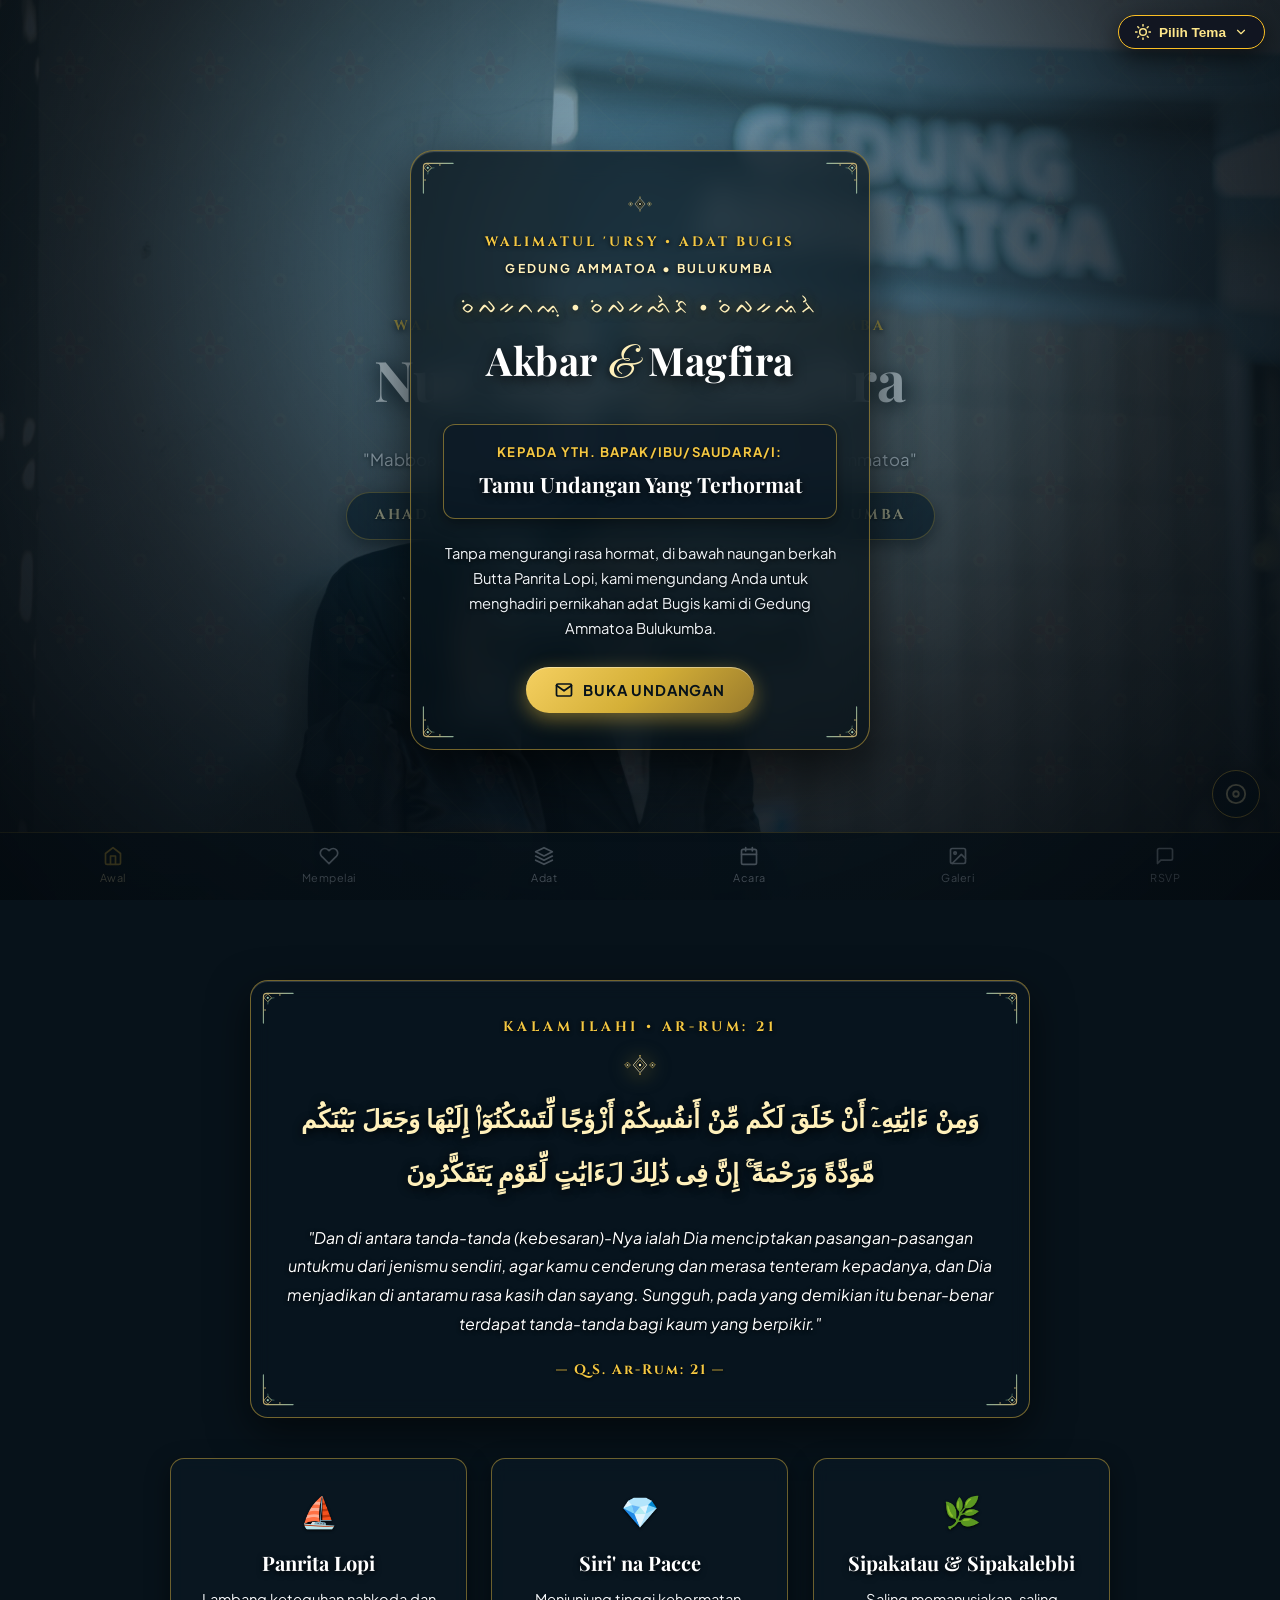
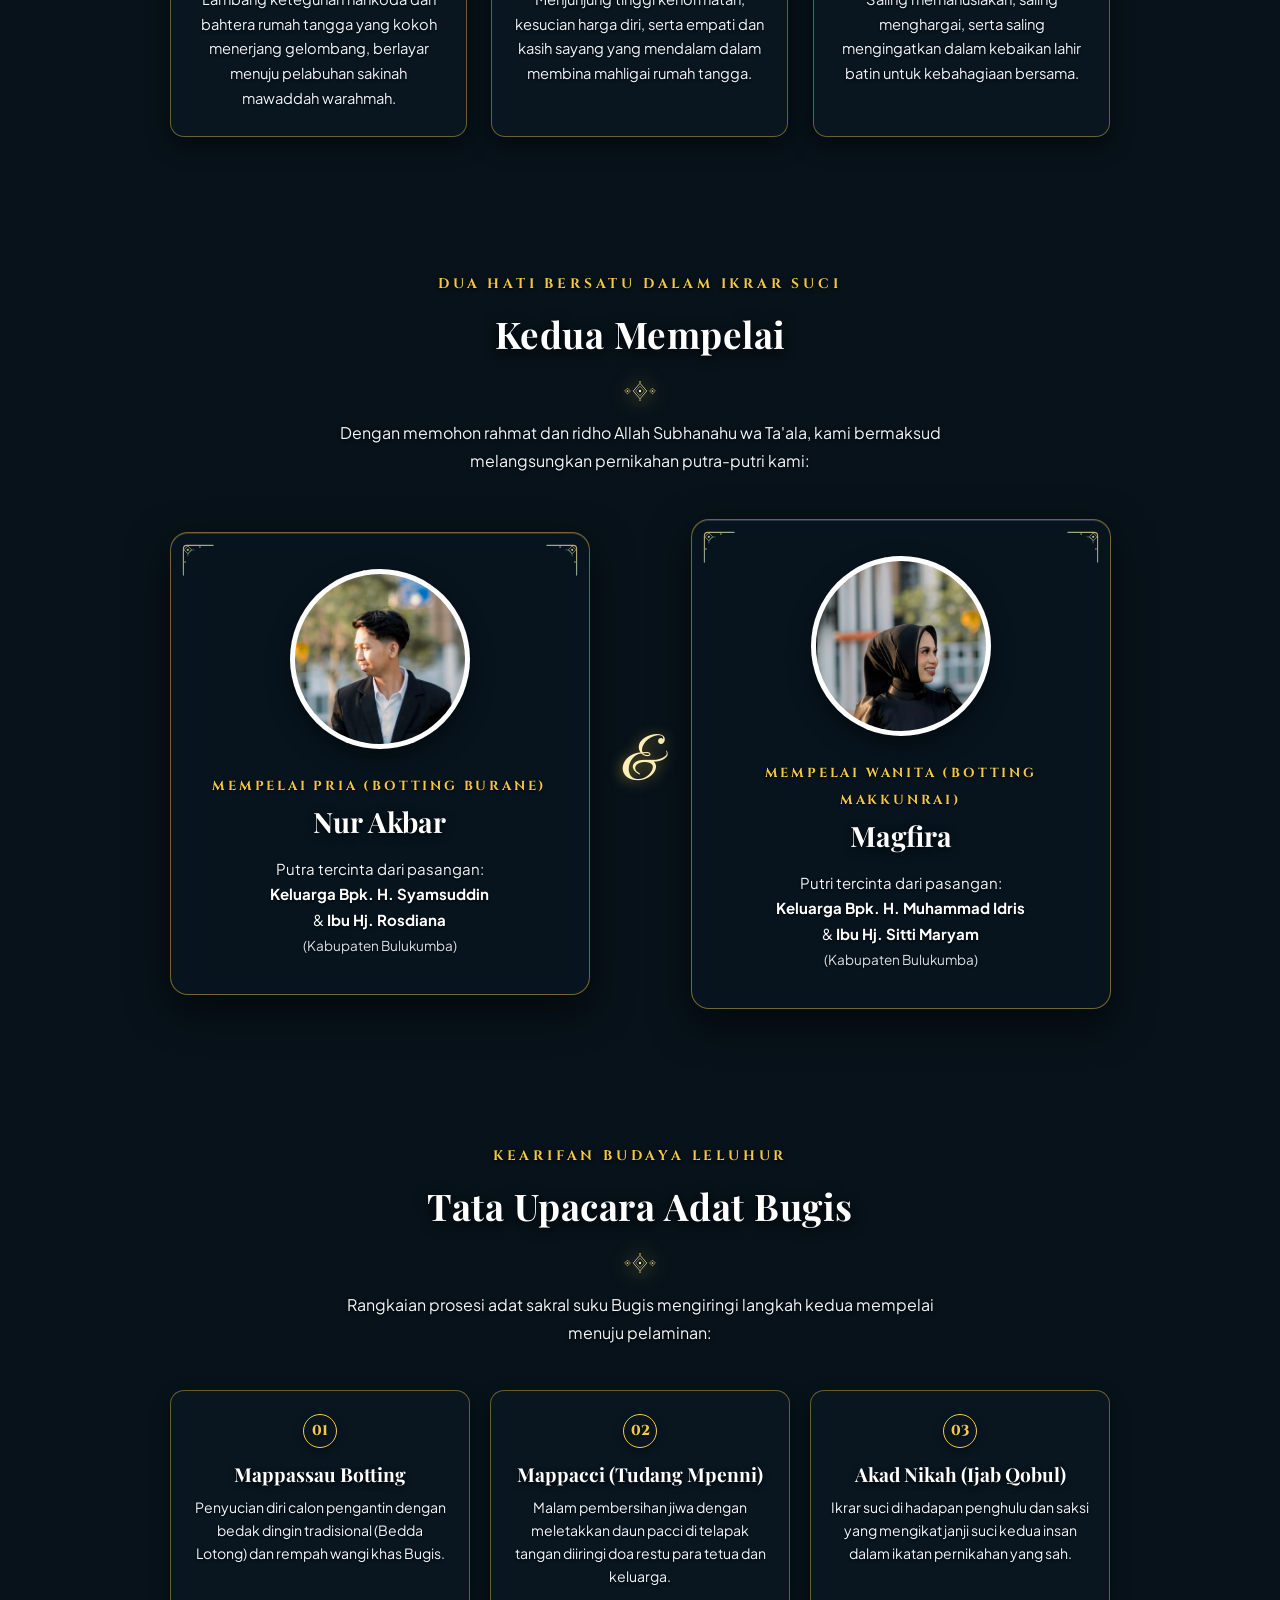
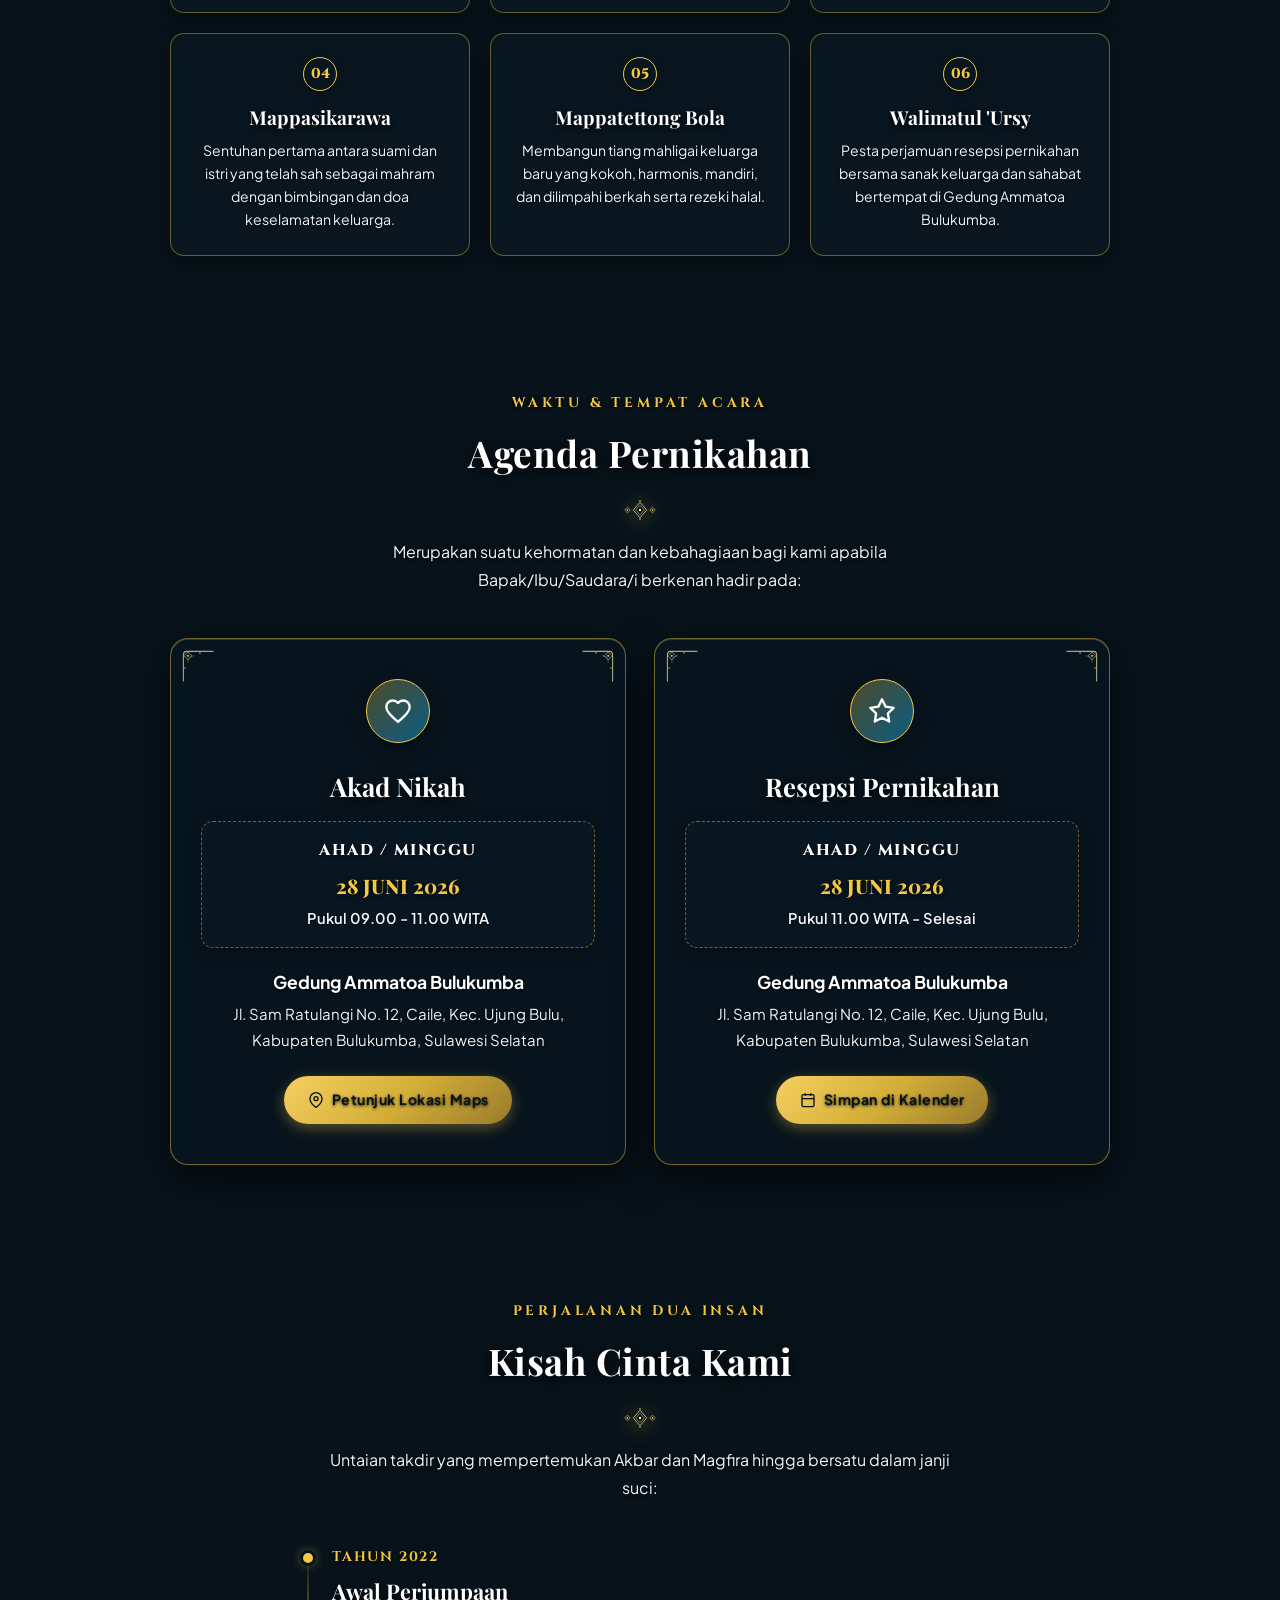
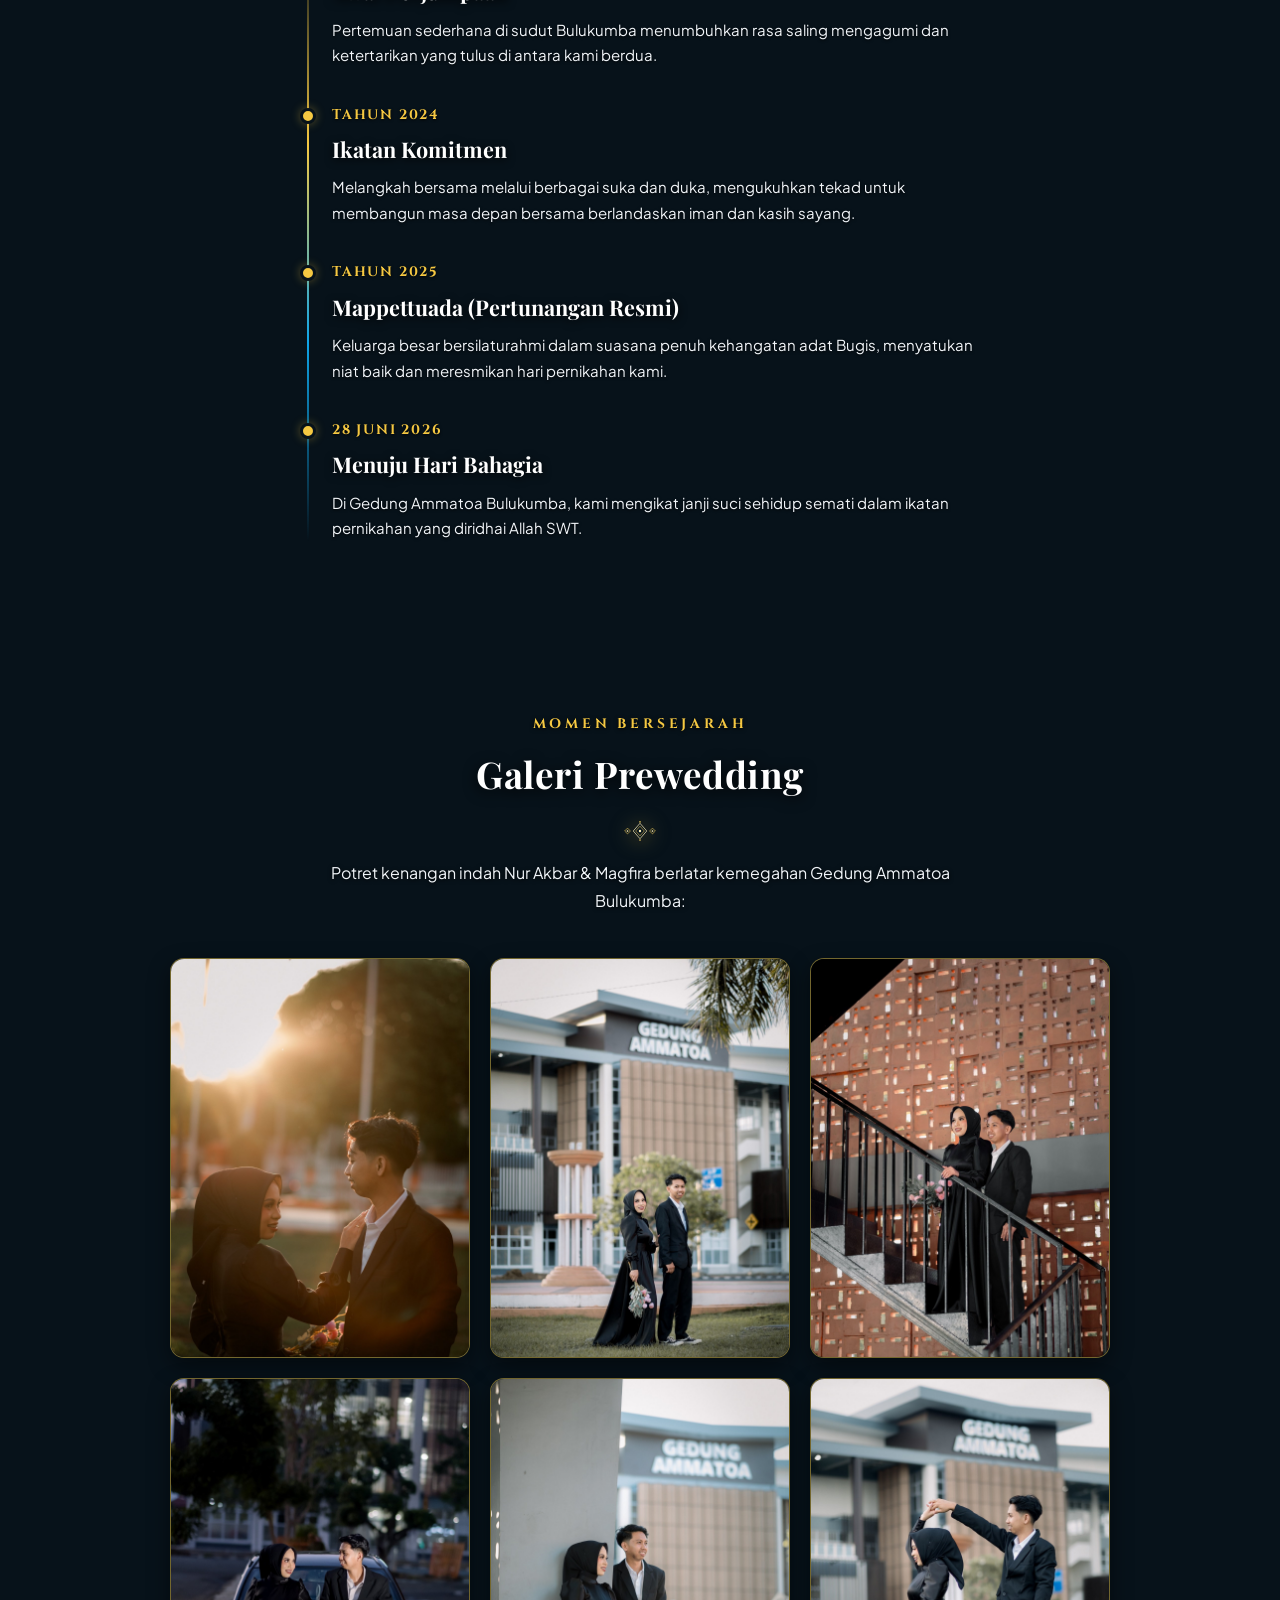
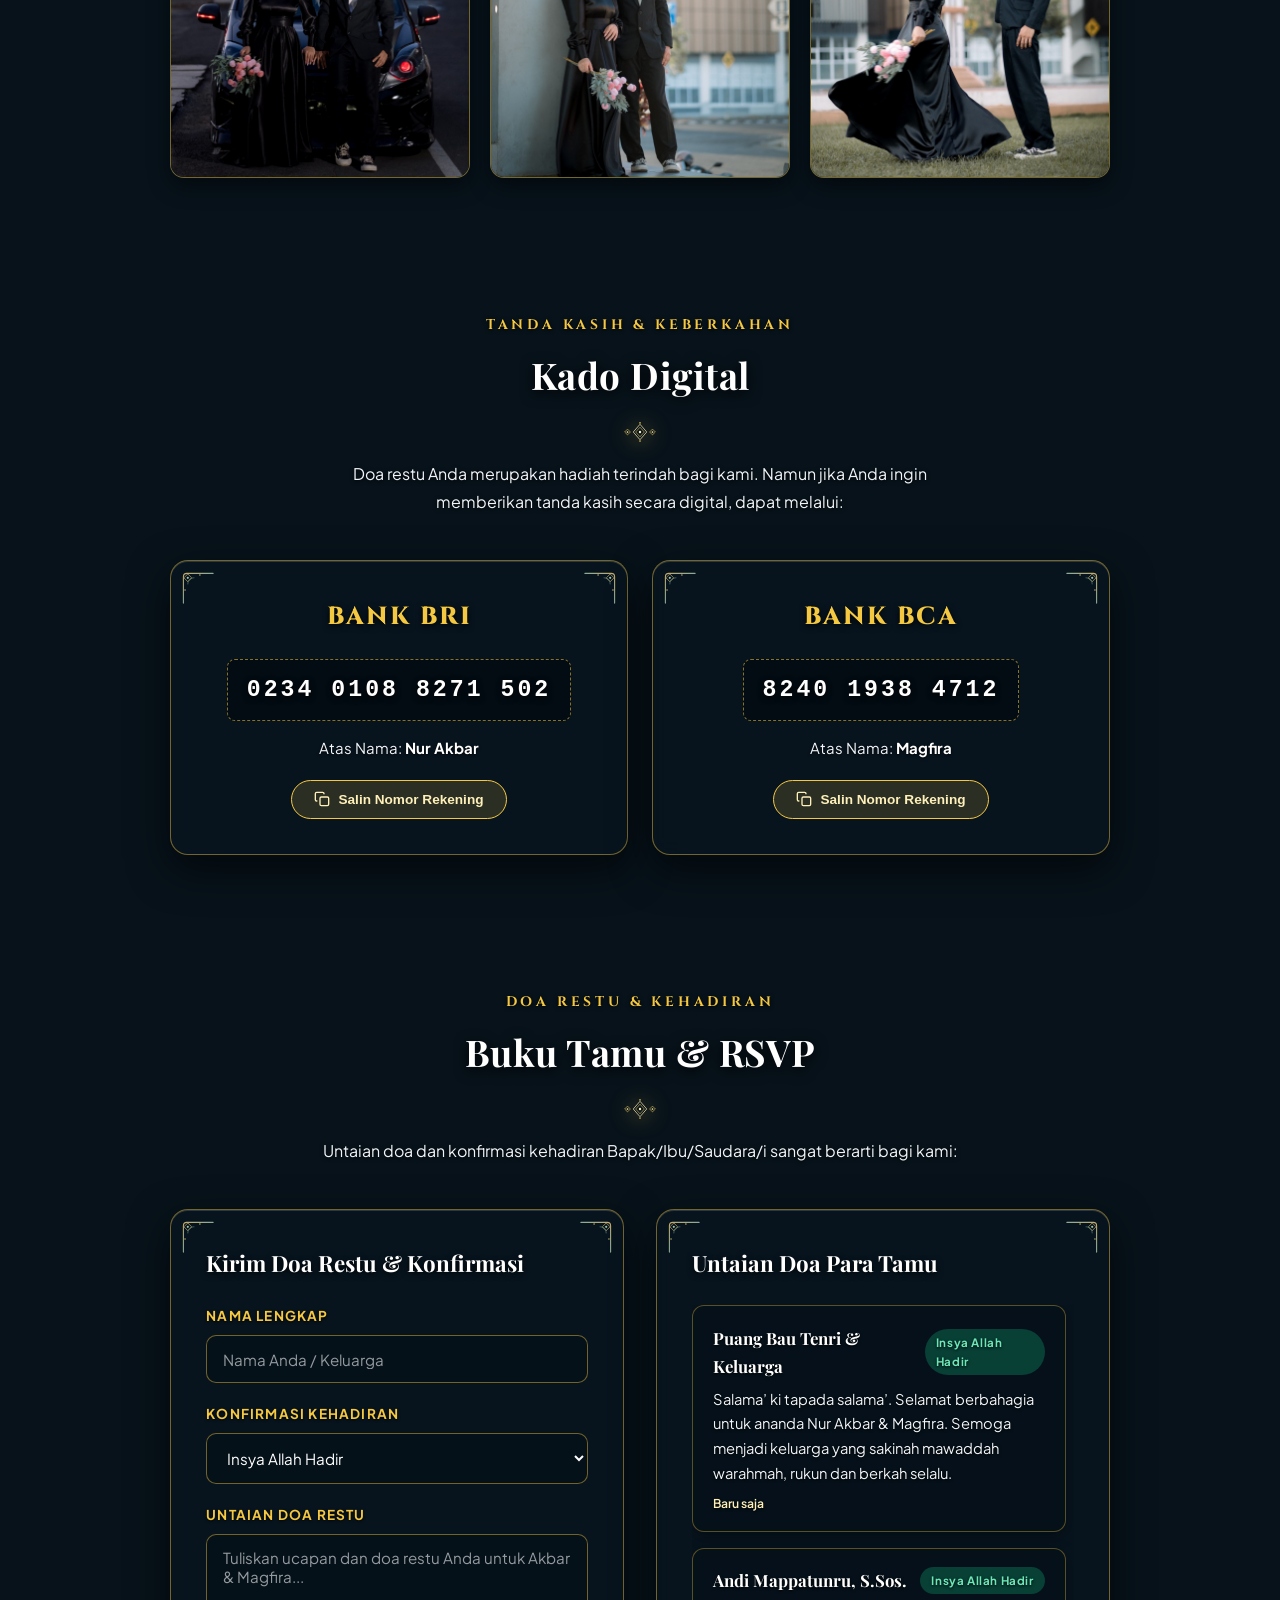
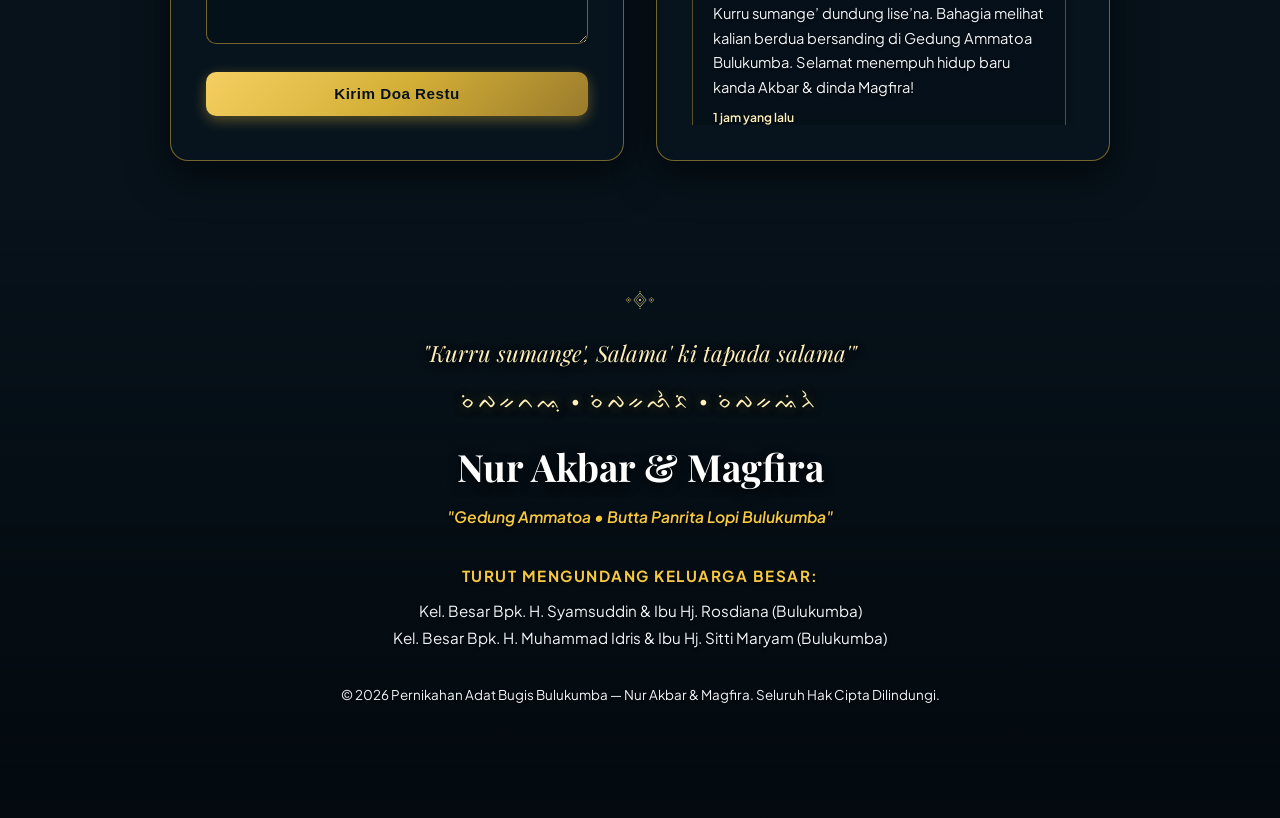
<file: bulukumba.html>
<!DOCTYPE html>
<html lang="id">
<head>
  <meta charset="UTF-8">
  <meta name="viewport" content="width=device-width, initial-scale=1.0">
  <title>Adat Bugis Bulukumba - Nur Akbar &amp; Magfira | Gedung Ammatoa Bulukumba</title>
  <meta name="description" content="Undangan Pernikahan Digital Adat Bugis Bulukumba Modern - Nur Akbar &amp; Magfira di Gedung Ammatoa Bulukumba.">
  <meta name="theme-color" content="#07121A">

  <!-- Google Fonts: Cinzel, Playfair Display, Great Vibes, Plus Jakarta Sans -->
  <link rel="preconnect" href="https://fonts.googleapis.com">
  <link rel="preconnect" href="https://fonts.gstatic.com" crossorigin>
  <link href="https://fonts.googleapis.com/css2?family=Cinzel:wght@500;600;700;800&family=Great+Vibes&family=Playfair+Display:ital,wght@0,600;0,700;1,400;1,600&family=Plus+Jakarta+Sans:wght@300;400;500;600;700;800&display=swap" rel="stylesheet">

  <!-- Bulukumba & Theme Switcher Stylesheets -->
  <link rel="stylesheet" href="css/bulukumba.css?v=3">
  <link rel="stylesheet" href="css/switcher.css">
  <script src="js/switcher.js" defer></script>
</head>
<body class="lock-scroll">

  <!-- ==========================================================================
       THEME SWITCHER FLOATING BUTTON & DROPDOWN (9 PILIHAN TEMA)
       ========================================================================== -->
  <div class="theme-switch-bar">
    <button id="btnThemeSwitcher" class="btn-theme-switcher" aria-label="Ganti Tema Undangan">
      <svg xmlns="http://www.w3.org/2000/svg" width="16" height="16" viewBox="0 0 24 24" fill="none" stroke="currentColor" stroke-width="2.2" stroke-linecap="round" stroke-linejoin="round"><circle cx="12" cy="12" r="5"></circle><path d="M12 1v2M12 21v2M4.22 4.22l1.42 1.42M18.36 18.36l1.42 1.42M1 12h2M21 12h2M4.22 19.78l1.42-1.42M18.36 5.64l1.42-1.42"></path></svg>
      Pilih Tema
      <svg xmlns="http://www.w3.org/2000/svg" width="14" height="14" viewBox="0 0 24 24" fill="none" stroke="currentColor" stroke-width="2" stroke-linecap="round" stroke-linejoin="round"><polyline points="6 9 12 15 18 9"></polyline></svg>
    </button>

            <div id="themeDropdown" class="theme-dropdown">
      <a href="cinematic.html" class="theme-option">
        <span>🎬</span>
        <span>Cinematic Editorial Drama</span>
      </a>
      <a href="jakarta.html" class="theme-option">
        <span>✨</span>
        <span>Modern Jakarta Editorial</span>
      </a>
      <a href="recca.html" class="theme-option">
        <span>👑</span>
        <span>Adat Bugis Songko' Recca'</span>
      </a>
      <a href="bulukumba.html" class="theme-option active">
        <span>⛵</span>
        <span>Adat Bugis Bulukumba</span>
        <span class="theme-badge" style="background:#0ea5e9;color:#fff;">Aktif</span>
      </a>
      <a href="jawa.html" class="theme-option">
        <span>🏛️</span>
        <span>Adat Jawa Klasik Modern</span>
      </a>
      <a href="donggia.html" class="theme-option">
        <span>⛰️</span>
        <span>Lembah Donggia Bulukumba</span>
      </a>
      <a href="islamic.html" class="theme-option">
        <span>🕌</span>
        <span>Islamic Emerald Modern</span>
      </a>
      <a href="bira.html" class="theme-option">
        <span>🌊</span>
        <span>Pantai Tanjung Bira</span>
      </a>
      <a href="kajang.html" class="theme-option">
        <span>🌿</span>
        <span>Adat Suku Kajang Ammatoa</span>
      </a>
      <a href="bugis.html" class="theme-option">
        <span>👑</span>
        <span>Adat Bugis Makassar Klasik</span>
      </a>
      <a href="toraja.html" class="theme-option">
        <span>🏛️</span>
        <span>Adat Toraja Tongkonan</span>
      </a>
      <a href="studio.html" class="theme-option">
        <span>📸</span>
        <span>Modern Studio Minimalis</span>
      </a>
    </div>
  </div>

  <!-- Audio Backsound Element -->
  <audio id="weddingAudio" loop preload="auto" src="assets/lagu.aac">
    <source src="assets/lagu.aac" type="audio/aac">
  </audio>

  <!-- Ambient Backdrop Layers: Foto Asli Gedung Ammatoa + Ambient Gradient -->
  <div class="bg-bulukumba-ambient"></div>
  <div class="bg-bulukumba-backdrop"></div>
  <div class="bg-lipasabbe-overlay"></div>

  <!-- ==========================================================================
       COVER PEMBUKA (OPENING COVER)
       ========================================================================== -->
  <div id="openingCover">
    <div class="cover-card">
      <!-- Ornamen Sudut Bugis Sulapa Eppa -->
      <img src="assets/donggia/corner-donggia.svg" alt="Ornamen" class="corner-ornament corner-tl">
      <img src="assets/donggia/corner-donggia.svg" alt="Ornamen" class="corner-ornament corner-tr">
      <img src="assets/donggia/corner-donggia.svg" alt="Ornamen" class="corner-ornament corner-bl">
      <img src="assets/donggia/corner-donggia.svg" alt="Ornamen" class="corner-ornament corner-br">

      <img src="assets/bulukumba/divider-bulukumba.svg" alt="Ornamen Bugis" style="width: 180px; height: auto; margin: 0 auto 1.1rem; display: block; opacity: 0.95;">

      <p class="cover-subheading">Walimatul 'Ursy • Adat Bugis</p>
      <div class="cover-location-tag">GEDUNG AMMATOA • BULUKUMBA</div>
      <p class="lontara-script">ᨔᨗᨄᨀᨈᨕᨘ • ᨔᨗᨄᨀᨒᨛᨅᨗ • ᨔᨗᨄᨀᨕᨗᨂᨛ</p>

      <h1 class="cover-title">Akbar <span class="cover-ampersand">&amp;</span> Magfira</h1>

      <div class="guest-card">
        <p class="guest-label">Kepada Yth. Bapak/Ibu/Saudara/i:</p>
        <p class="guest-name dynamic-guest-name">Tamu Undangan Yang Terhormat</p>
      </div>

      <p class="cover-invitation-text">
        Tanpa mengurangi rasa hormat, di bawah naungan berkah Butta Panrita Lopi, kami mengundang Anda untuk menghadiri pernikahan adat Bugis kami di Gedung Ammatoa Bulukumba.
      </p>

      <button id="btnOpenInvitation" class="btn-open-invitation">
        <svg xmlns="http://www.w3.org/2000/svg" width="18" height="18" viewBox="0 0 24 24" fill="none" stroke="currentColor" stroke-width="2.3" stroke-linecap="round" stroke-linejoin="round"><path d="M4 4h16c1.1 0 2 .9 2 2v12c0 1.1-.9 2-2 2H4c-1.1 0-2-.9-2-2V6c0-1.1.9-2 2-2z"></path><polyline points="22,6 12,13 2,6"></polyline></svg>
        Buka Undangan
      </button>
    </div>
  </div>

  <!-- ==========================================================================
       FLOATING AUDIO BUTTON & BOTTOM NAVIGATION
       ========================================================================== -->
  <button id="musicToggleBtn" class="music-toggle-btn" aria-label="Toggle Musik">
    <svg class="disc-icon" xmlns="http://www.w3.org/2000/svg" width="22" height="22" viewBox="0 0 24 24" fill="none" stroke="currentColor" stroke-width="2" stroke-linecap="round" stroke-linejoin="round"><circle cx="12" cy="12" r="10"></circle><circle cx="12" cy="12" r="3"></circle></svg>
  </button>

  <nav class="bottom-nav">
    <a href="#hero" class="nav-link active">
      <svg xmlns="http://www.w3.org/2000/svg" viewBox="0 0 24 24" fill="none" stroke-width="2" stroke-linecap="round" stroke-linejoin="round"><path d="M3 9l9-7 9 7v11a2 2 0 0 1-2 2H5a2 2 0 0 1-2-2z"></path><polyline points="9 22 9 12 15 12 15 22"></polyline></svg>
      <span>Awal</span>
    </a>
    <a href="#mempelai" class="nav-link">
      <svg xmlns="http://www.w3.org/2000/svg" viewBox="0 0 24 24" fill="none" stroke-width="2" stroke-linecap="round" stroke-linejoin="round"><path d="M20.84 4.61a5.5 5.5 0 0 0-7.78 0L12 5.67l-1.06-1.06a5.5 5.5 0 0 0-7.78 7.78l1.06 1.06L12 21.23l7.78-7.78 1.06-1.06a5.5 5.5 0 0 0 0-7.78z"></path></svg>
      <span>Mempelai</span>
    </a>
    <a href="#adat" class="nav-link">
      <svg xmlns="http://www.w3.org/2000/svg" viewBox="0 0 24 24" fill="none" stroke-width="2" stroke-linecap="round" stroke-linejoin="round"><path d="M12 2L2 7l10 5 10-5-10-5zM2 17l10 5 10-5M2 12l10 5 10-5"></path></svg>
      <span>Adat</span>
    </a>
    <a href="#acara" class="nav-link">
      <svg xmlns="http://www.w3.org/2000/svg" viewBox="0 0 24 24" fill="none" stroke-width="2" stroke-linecap="round" stroke-linejoin="round"><rect x="3" y="4" width="18" height="18" rx="2" ry="2"></rect><line x1="16" y1="2" x2="16" y2="6"></line><line x1="8" y1="2" x2="8" y2="6"></line><line x1="3" y1="10" x2="21" y2="10"></line></svg>
      <span>Acara</span>
    </a>
    <a href="#galeri" class="nav-link">
      <svg xmlns="http://www.w3.org/2000/svg" viewBox="0 0 24 24" fill="none" stroke-width="2" stroke-linecap="round" stroke-linejoin="round"><rect x="3" y="3" width="18" height="18" rx="2" ry="2"></rect><circle cx="8.5" cy="8.5" r="1.5"></circle><polyline points="21 15 16 10 5 21"></polyline></svg>
      <span>Galeri</span>
    </a>
    <a href="#rsvp" class="nav-link">
      <svg xmlns="http://www.w3.org/2000/svg" viewBox="0 0 24 24" fill="none" stroke-width="2" stroke-linecap="round" stroke-linejoin="round"><path d="M21 15a2 2 0 0 1-2 2H7l-4 4V5a2 2 0 0 1 2-2h14a2 2 0 0 1 2 2z"></path></svg>
      <span>RSVP</span>
    </a>
  </nav>

  <!-- ==========================================================================
       HERO SECTION (WELCOME & COUNTDOWN)
       ========================================================================== -->
  <header id="hero">
    <div class="hero-content reveal-on-scroll">
      <img src="assets/bulukumba/divider-bulukumba.svg" alt="Ornamen Bugis" style="width: 200px; height: auto; margin: 0 auto 1.25rem; display: block; opacity: 0.95;">
      
      <span class="hero-subtitle">Walimatul 'Ursy • Adat Bugis Bulukumba</span>
      <h1 class="hero-title">Nur Akbar <span class="ampersand">&amp;</span> Magfira</h1>
      
      <p style="color: var(--text-body); font-size: 1.05rem; max-width: 560px; margin: 0 auto; line-height: 1.75; text-shadow: 0 1px 4px rgba(0,0,0,0.95);">
        "Mabboko' ri Butta Panrita Lopi, Mappasikarawa ri Gedung Ammatoa"
      </p>

      <div class="hero-date-box">
        AHAD, 28 JUNI 2026 • GEDUNG AMMATOA BULUKUMBA
      </div>

      <!-- Countdown Timer Box -->
      <div class="countdown-box">
        <div class="countdown-item">
          <span id="countDays" class="countdown-num">00</span>
          <span class="countdown-label">Hari</span>
        </div>
        <div class="countdown-item">
          <span id="countHours" class="countdown-num">00</span>
          <span class="countdown-label">Jam</span>
        </div>
        <div class="countdown-item">
          <span id="countMins" class="countdown-num">00</span>
          <span class="countdown-label">Menit</span>
        </div>
        <div class="countdown-item">
          <span id="countSecs" class="countdown-num">00</span>
          <span class="countdown-label">Detik</span>
        </div>
      </div>
    </div>
  </header>

  <!-- ==========================================================================
       AYAT SUCI & FILOSOFI BUGIS BULUKUMBA
       ========================================================================== -->
  <section id="filosofi" class="section-wrapper">
    <div class="container">
      <div class="bulukumba-card quote-card reveal-on-scroll">
        <img src="assets/donggia/corner-donggia.svg" alt="Ornamen" class="corner-ornament corner-tl">
        <img src="assets/donggia/corner-donggia.svg" alt="Ornamen" class="corner-ornament corner-tr">
        <img src="assets/donggia/corner-donggia.svg" alt="Ornamen" class="corner-ornament corner-bl">
        <img src="assets/donggia/corner-donggia.svg" alt="Ornamen" class="corner-ornament corner-br">

        <span class="section-subtitle">Kalam Ilahi • Ar-Rum: 21</span>
        <img src="assets/bulukumba/divider-bulukumba.svg" alt="Pemisah Bulukumba" class="bulukumba-divider">

        <p class="arabic-text">
          وَمِنْ ءَايَٰتِهِۦٓ أَنْ خَلَقَ لَكُم مِّنْ أَنفُسِكُمْ أَزْوَٰجًا لِّتَسْكُنُوٓا۟ إِلَيْهَا وَجَعَلَ بَيْنَكُم مَّوَدَّةً وَرَحْمَةً ۚ إِنَّ فِى ذَٰلِكَ لَءَايَٰتٍ لِّقَوْمٍ يَتَفَكَّرُونَ
        </p>

        <p class="quote-translation">
          "Dan di antara tanda-tanda (kebesaran)-Nya ialah Dia menciptakan pasangan-pasangan untukmu dari jenismu sendiri, agar kamu cenderung dan merasa tenteram kepadanya, dan Dia menjadikan di antaramu rasa kasih dan sayang. Sungguh, pada yang demikian itu benar-benar terdapat tanda-tanda bagi kaum yang berpikir."
        </p>

        <p class="quote-source">— Q.S. Ar-Rum: 21 —</p>
      </div>

      <!-- Tiga Falsafah Luhur Bugis Bulukumba -->
      <div class="philosophy-grid">
        <div class="philosophy-item reveal-on-scroll">
          <span class="philosophy-icon">⛵</span>
          <h3 class="philosophy-title">Panrita Lopi</h3>
          <p class="philosophy-desc">
            Lambang keteguhan nahkoda dan bahtera rumah tangga yang kokoh menerjang gelombang, berlayar menuju pelabuhan sakinah mawaddah warahmah.
          </p>
        </div>
        <div class="philosophy-item reveal-on-scroll">
          <span class="philosophy-icon">💎</span>
          <h3 class="philosophy-title">Siri' na Pacce</h3>
          <p class="philosophy-desc">
            Menjunjung tinggi kehormatan, kesucian harga diri, serta empati dan kasih sayang yang mendalam dalam membina mahligai rumah tangga.
          </p>
        </div>
        <div class="philosophy-item reveal-on-scroll">
          <span class="philosophy-icon">🌿</span>
          <h3 class="philosophy-title">Sipakatau &amp; Sipakalebbi</h3>
          <p class="philosophy-desc">
            Saling memanusiakan, saling menghargai, serta saling mengingatkan dalam kebaikan lahir batin untuk kebahagiaan bersama.
          </p>
        </div>
      </div>
    </div>
  </section>

  <!-- ==========================================================================
       PROFIL MEMPELAI (BOTTING BURANE & BOTTING MAKKUNRAI)
       ========================================================================== -->
  <section id="mempelai" class="section-wrapper">
    <div class="container">
      <div class="section-header reveal-on-scroll">
        <span class="section-subtitle">Dua Hati Bersatu Dalam Ikrar Suci</span>
        <h2 class="section-title">Kedua Mempelai</h2>
        <img src="assets/bulukumba/divider-bulukumba.svg" alt="Pemisah Bulukumba" class="bulukumba-divider">
        <p>
          Dengan memohon rahmat dan ridho Allah Subhanahu wa Ta'ala, kami bermaksud melangsungkan pernikahan putra-putri kami:
        </p>
      </div>

      <div class="couple-wrapper">
        <!-- Mempelai Pria (Nur Akbar) -->
        <div class="bulukumba-card couple-card reveal-on-scroll">
          <img src="assets/donggia/corner-donggia.svg" alt="Ornamen" class="corner-ornament corner-tl">
          <img src="assets/donggia/corner-donggia.svg" alt="Ornamen" class="corner-ornament corner-tr">
          
          <div class="couple-photo-frame">
            <img src="assets/bulukumba/groom.jpeg?v=2" alt="Nur Akbar" class="couple-photo">
          </div>

          <span class="couple-role">Mempelai Pria (Botting Burane)</span>
          <h3 class="couple-name">Nur Akbar</h3>
          
          <p class="couple-parents">
            Putra tercinta dari pasangan:<br>
            <strong>Keluarga Bpk. H. Syamsuddin</strong><br>
            &amp; <strong>Ibu Hj. Rosdiana</strong><br>
            <span style="font-size: 0.85rem; opacity: 0.9;">(Kabupaten Bulukumba)</span>
          </p>
        </div>

        <!-- Ampersand Centerpiece -->
        <div class="couple-separator reveal-on-scroll">&amp;</div>

        <!-- Mempelai Wanita (Magfira) -->
        <div class="bulukumba-card couple-card reveal-on-scroll">
          <img src="assets/donggia/corner-donggia.svg" alt="Ornamen" class="corner-ornament corner-tl">
          <img src="assets/donggia/corner-donggia.svg" alt="Ornamen" class="corner-ornament corner-tr">

          <div class="couple-photo-frame">
            <img src="assets/bulukumba/bride.jpeg?v=2" alt="Magfira" class="couple-photo">
          </div>

          <span class="couple-role">Mempelai Wanita (Botting Makkunrai)</span>
          <h3 class="couple-name">Magfira</h3>
          
          <p class="couple-parents">
            Putri tercinta dari pasangan:<br>
            <strong>Keluarga Bpk. H. Muhammad Idris</strong><br>
            &amp; <strong>Ibu Hj. Sitti Maryam</strong><br>
            <span style="font-size: 0.85rem; opacity: 0.9;">(Kabupaten Bulukumba)</span>
          </p>
        </div>
      </div>
    </div>
  </section>

  <!-- ==========================================================================
       RANGKAIAN ADAT BUGIS BULUKUMBA
       ========================================================================== -->
  <section id="adat" class="section-wrapper">
    <div class="container">
      <div class="section-header reveal-on-scroll">
        <span class="section-subtitle">Kearifan Budaya Leluhur</span>
        <h2 class="section-title">Tata Upacara Adat Bugis</h2>
        <img src="assets/bulukumba/divider-bulukumba.svg" alt="Pemisah Bulukumba" class="bulukumba-divider">
        <p>
          Rangkaian prosesi adat sakral suku Bugis mengiringi langkah kedua mempelai menuju pelaminan:
        </p>
      </div>

      <div class="adat-timeline">
        <div class="adat-step reveal-on-scroll">
          <span class="adat-num">01</span>
          <h4 class="adat-title">Mappassau Botting</h4>
          <p class="adat-desc">
            Penyucian diri calon pengantin dengan bedak dingin tradisional (Bedda Lotong) dan rempah wangi khas Bugis.
          </p>
        </div>

        <div class="adat-step reveal-on-scroll">
          <span class="adat-num">02</span>
          <h4 class="adat-title">Mappacci (Tudang Mpenni)</h4>
          <p class="adat-desc">
            Malam pembersihan jiwa dengan meletakkan daun pacci di telapak tangan diiringi doa restu para tetua dan keluarga.
          </p>
        </div>

        <div class="adat-step reveal-on-scroll">
          <span class="adat-num">03</span>
          <h4 class="adat-title">Akad Nikah (Ijab Qobul)</h4>
          <p class="adat-desc">
            Ikrar suci di hadapan penghulu dan saksi yang mengikat janji suci kedua insan dalam ikatan pernikahan yang sah.
          </p>
        </div>

        <div class="adat-step reveal-on-scroll">
          <span class="adat-num">04</span>
          <h4 class="adat-title">Mappasikarawa</h4>
          <p class="adat-desc">
            Sentuhan pertama antara suami dan istri yang telah sah sebagai mahram dengan bimbingan dan doa keselamatan keluarga.
          </p>
        </div>

        <div class="adat-step reveal-on-scroll">
          <span class="adat-num">05</span>
          <h4 class="adat-title">Mappatettong Bola</h4>
          <p class="adat-desc">
            Membangun tiang mahligai keluarga baru yang kokoh, harmonis, mandiri, dan dilimpahi berkah serta rezeki halal.
          </p>
        </div>

        <div class="adat-step reveal-on-scroll">
          <span class="adat-num">06</span>
          <h4 class="adat-title">Walimatul 'Ursy</h4>
          <p class="adat-desc">
            Pesta perjamuan resepsi pernikahan bersama sanak keluarga dan sahabat bertempat di Gedung Ammatoa Bulukumba.
          </p>
        </div>
      </div>
    </div>
  </section>

  <!-- ==========================================================================
       RANGKAIAN ACARA (AKAD & RESEPSI DI GEDUNG AMMATOA)
       ========================================================================== -->
  <section id="acara" class="section-wrapper">
    <div class="container">
      <div class="section-header reveal-on-scroll">
        <span class="section-subtitle">Waktu &amp; Tempat Acara</span>
        <h2 class="section-title">Agenda Pernikahan</h2>
        <img src="assets/bulukumba/divider-bulukumba.svg" alt="Pemisah Bulukumba" class="bulukumba-divider">
        <p>
          Merupakan suatu kehormatan dan kebahagiaan bagi kami apabila Bapak/Ibu/Saudara/i berkenan hadir pada:
        </p>
      </div>

      <div class="events-grid">
        <!-- Akad Nikah -->
        <div class="bulukumba-card event-card reveal-on-scroll">
          <img src="assets/donggia/corner-donggia.svg" alt="Ornamen" class="corner-ornament corner-tl">
          <img src="assets/donggia/corner-donggia.svg" alt="Ornamen" class="corner-ornament corner-tr">
          
          <div class="event-icon-badge">
            <svg xmlns="http://www.w3.org/2000/svg" viewBox="0 0 24 24" fill="none" stroke="currentColor" stroke-width="2" stroke-linecap="round" stroke-linejoin="round"><path d="M12 21.35l-1.45-1.32C5.4 15.36 2 12.28 2 8.5 2 5.42 4.42 3 7.5 3c1.74 0 3.41.81 4.5 2.09C13.09 3.81 14.76 3 16.5 3 19.58 3 22 5.42 22 8.5c0 3.78-3.4 6.86-8.55 11.54L12 21.35z"/></svg>
          </div>

          <h3 class="event-title">Akad Nikah</h3>
          
          <div class="event-datetime">
            <div class="event-day">AHAD / MINGGU</div>
            <div class="event-date">28 JUNI 2026</div>
            <div class="event-time">Pukul 09.00 - 11.00 WITA</div>
          </div>

          <p class="event-location">
            <strong>Gedung Ammatoa Bulukumba</strong>
            Jl. Sam Ratulangi No. 12, Caile, Kec. Ujung Bulu, Kabupaten Bulukumba, Sulawesi Selatan
          </p>

          <a href="https://maps.google.com" target="_blank" rel="noopener noreferrer" class="btn-bulukumba">
            <svg xmlns="http://www.w3.org/2000/svg" width="16" height="16" viewBox="0 0 24 24" fill="none" stroke="currentColor" stroke-width="2"><path d="M21 10c0 7-9 13-9 13s-9-6-9-13a9 9 0 0 1 18 0z"></path><circle cx="12" cy="10" r="3"></circle></svg>
            Petunjuk Lokasi Maps
          </a>
        </div>

        <!-- Resepsi Pernikahan -->
        <div class="bulukumba-card event-card reveal-on-scroll">
          <img src="assets/donggia/corner-donggia.svg" alt="Ornamen" class="corner-ornament corner-tl">
          <img src="assets/donggia/corner-donggia.svg" alt="Ornamen" class="corner-ornament corner-tr">

          <div class="event-icon-badge">
            <svg xmlns="http://www.w3.org/2000/svg" viewBox="0 0 24 24" fill="none" stroke="currentColor" stroke-width="2" stroke-linecap="round" stroke-linejoin="round"><polygon points="12 2 15.09 8.26 22 9.27 17 14.14 18.18 21.02 12 17.77 5.82 21.02 7 14.14 2 9.27 8.91 8.26 12 2"></polygon></svg>
          </div>

          <h3 class="event-title">Resepsi Pernikahan</h3>

          <div class="event-datetime">
            <div class="event-day">AHAD / MINGGU</div>
            <div class="event-date">28 JUNI 2026</div>
            <div class="event-time">Pukul 11.00 WITA - Selesai</div>
          </div>

          <p class="event-location">
            <strong>Gedung Ammatoa Bulukumba</strong>
            Jl. Sam Ratulangi No. 12, Caile, Kec. Ujung Bulu, Kabupaten Bulukumba, Sulawesi Selatan
          </p>

          <a href="https://calendar.google.com" target="_blank" rel="noopener noreferrer" class="btn-bulukumba">
            <svg xmlns="http://www.w3.org/2000/svg" width="16" height="16" viewBox="0 0 24 24" fill="none" stroke="currentColor" stroke-width="2"><rect x="3" y="4" width="18" height="18" rx="2" ry="2"></rect><line x1="16" y1="2" x2="16" y2="6"></line><line x1="8" y1="2" x2="8" y2="6"></line><line x1="3" y1="10" x2="21" y2="10"></line></svg>
            Simpan di Kalender
          </a>
        </div>
      </div>
    </div>
  </section>

  <!-- ==========================================================================
       KISAH KASIH (LOVE STORY)
       ========================================================================== -->
  <section id="cerita" class="section-wrapper">
    <div class="container">
      <div class="section-header reveal-on-scroll">
        <span class="section-subtitle">Perjalanan Dua Insan</span>
        <h2 class="section-title">Kisah Cinta Kami</h2>
        <img src="assets/bulukumba/divider-bulukumba.svg" alt="Pemisah Bulukumba" class="bulukumba-divider">
        <p>
          Untaian takdir yang mempertemukan Akbar dan Magfira hingga bersatu dalam janji suci:
        </p>
      </div>

      <div class="story-timeline reveal-on-scroll">
        <div class="story-item">
          <div class="story-node"></div>
          <div class="story-date">TAHUN 2022</div>
          <h4 class="story-title">Awal Perjumpaan</h4>
          <p class="story-desc">
            Pertemuan sederhana di sudut Bulukumba menumbuhkan rasa saling mengagumi dan ketertarikan yang tulus di antara kami berdua.
          </p>
        </div>

        <div class="story-item">
          <div class="story-node"></div>
          <div class="story-date">TAHUN 2024</div>
          <h4 class="story-title">Ikatan Komitmen</h4>
          <p class="story-desc">
            Melangkah bersama melalui berbagai suka dan duka, mengukuhkan tekad untuk membangun masa depan bersama berlandaskan iman dan kasih sayang.
          </p>
        </div>

        <div class="story-item">
          <div class="story-node"></div>
          <div class="story-date">TAHUN 2025</div>
          <h4 class="story-title">Mappettuada (Pertunangan Resmi)</h4>
          <p class="story-desc">
            Keluarga besar bersilaturahmi dalam suasana penuh kehangatan adat Bugis, menyatukan niat baik dan meresmikan hari pernikahan kami.
          </p>
        </div>

        <div class="story-item">
          <div class="story-node"></div>
          <div class="story-date">28 JUNI 2026</div>
          <h4 class="story-title">Menuju Hari Bahagia</h4>
          <p class="story-desc">
            Di Gedung Ammatoa Bulukumba, kami mengikat janji suci sehidup semati dalam ikatan pernikahan yang diridhai Allah SWT.
          </p>
        </div>
      </div>
    </div>
  </section>

  <!-- ==========================================================================
       GALERI FOTO PREWEDDING (FOTO ASLI GEDUNG AMMATOA)
       ========================================================================== -->
  <section id="galeri" class="section-wrapper">
    <div class="container">
      <div class="section-header reveal-on-scroll">
        <span class="section-subtitle">Momen Bersejarah</span>
        <h2 class="section-title">Galeri Prewedding</h2>
        <img src="assets/bulukumba/divider-bulukumba.svg" alt="Pemisah Bulukumba" class="bulukumba-divider">
        <p>
          Potret kenangan indah Nur Akbar &amp; Magfira berlatar kemegahan Gedung Ammatoa Bulukumba:
        </p>
      </div>

      <div class="gallery-grid">
        <div class="gallery-item reveal-on-scroll">
          <img src="assets/bulukumba/gallery-1.jpeg?v=2" alt="Kilau Senja Akbar & Magfira" class="gallery-img">
          <div class="gallery-overlay">
            <span class="gallery-caption">Kilau Kasih di Senja Bulukumba</span>
          </div>
        </div>

        <div class="gallery-item reveal-on-scroll">
          <img src="assets/bulukumba/gallery-2.jpeg?v=2" alt="Akbar & Magfira di Gedung Ammatoa" class="gallery-img">
          <div class="gallery-overlay">
            <span class="gallery-caption">Bersanding di Gedung Ammatoa</span>
          </div>
        </div>

        <div class="gallery-item reveal-on-scroll">
          <img src="assets/bulukumba/gallery-3.jpeg?v=2" alt="Pose Tangga Arsitektural" class="gallery-img">
          <div class="gallery-overlay">
            <span class="gallery-caption">Langkah Menuju Masa Depan</span>
          </div>
        </div>

        <div class="gallery-item reveal-on-scroll">
          <img src="assets/bulukumba/gallery-4.jpeg?v=2" alt="Pose Romantis Mobil Hitam" class="gallery-img">
          <div class="gallery-overlay">
            <span class="gallery-caption">Menyusuri Jalan Kehidupan</span>
          </div>
        </div>

        <div class="gallery-item reveal-on-scroll">
          <img src="assets/bulukumba/gallery-5.jpeg?v=2" alt="Tatap Asih Kedua Mempelai" class="gallery-img">
          <div class="gallery-overlay">
            <span class="gallery-caption">Ikrar Setia Dua Hati</span>
          </div>
        </div>

        <div class="gallery-item reveal-on-scroll">
          <img src="assets/bulukumba/gallery-6.jpeg?v=2" alt="Tarian Kasih Akbar & Magfira" class="gallery-img">
          <div class="gallery-overlay">
            <span class="gallery-caption">Tarian Kasih &amp; Kebahagiaan</span>
          </div>
        </div>
      </div>
    </div>
  </section>

  <!-- ==========================================================================
       TANDA KASIH / KADO DIGITAL
       ========================================================================== -->
  <section id="kado" class="section-wrapper">
    <div class="container">
      <div class="section-header reveal-on-scroll">
        <span class="section-subtitle">Tanda Kasih &amp; Keberkahan</span>
        <h2 class="section-title">Kado Digital</h2>
        <img src="assets/bulukumba/divider-bulukumba.svg" alt="Pemisah Bulukumba" class="bulukumba-divider">
        <p>
          Doa restu Anda merupakan hadiah terindah bagi kami. Namun jika Anda ingin memberikan tanda kasih secara digital, dapat melalui:
        </p>
      </div>

      <div class="gift-wrapper">
        <!-- Rekening 1: Bank BRI (Nur Akbar) -->
        <div class="bulukumba-card gift-card reveal-on-scroll">
          <img src="assets/donggia/corner-donggia.svg" alt="Ornamen" class="corner-ornament corner-tl">
          <img src="assets/donggia/corner-donggia.svg" alt="Ornamen" class="corner-ornament corner-tr">

          <span class="gift-bank-logo">BANK BRI</span>
          <div class="gift-account-number" id="accBRI">0234 0108 8271 502</div>
          <div class="gift-holder-name">Atas Nama: <strong>Nur Akbar</strong></div>

          <button class="btn-copy-account" data-account="023401088271502">
            <svg xmlns="http://www.w3.org/2000/svg" width="16" height="16" viewBox="0 0 24 24" fill="none" stroke="currentColor" stroke-width="2"><rect x="9" y="9" width="13" height="13" rx="2" ry="2"></rect><path d="M5 15H4a2 2 0 0 1-2-2V4a2 2 0 0 1 2-2h9a2 2 0 0 1 2 2v1"></path></svg>
            Salin Nomor Rekening
          </button>
        </div>

        <!-- Rekening 2: Bank BCA / BNI (Magfira) -->
        <div class="bulukumba-card gift-card reveal-on-scroll">
          <img src="assets/donggia/corner-donggia.svg" alt="Ornamen" class="corner-ornament corner-tl">
          <img src="assets/donggia/corner-donggia.svg" alt="Ornamen" class="corner-ornament corner-tr">

          <span class="gift-bank-logo">BANK BCA</span>
          <div class="gift-account-number" id="accBCA">8240 1938 4712</div>
          <div class="gift-holder-name">Atas Nama: <strong>Magfira</strong></div>

          <button class="btn-copy-account" data-account="824019384712">
            <svg xmlns="http://www.w3.org/2000/svg" width="16" height="16" viewBox="0 0 24 24" fill="none" stroke="currentColor" stroke-width="2"><rect x="9" y="9" width="13" height="13" rx="2" ry="2"></rect><path d="M5 15H4a2 2 0 0 1-2-2V4a2 2 0 0 1 2-2h9a2 2 0 0 1 2 2v1"></path></svg>
            Salin Nomor Rekening
          </button>
        </div>
      </div>
    </div>
  </section>

  <!-- ==========================================================================
       BUKU TAMU & RSVP (KONFIRMASI KEHADIRAN)
       ========================================================================== -->
  <section id="rsvp" class="section-wrapper">
    <div class="container">
      <div class="section-header reveal-on-scroll">
        <span class="section-subtitle">Doa Restu &amp; Kehadiran</span>
        <h2 class="section-title">Buku Tamu &amp; RSVP</h2>
        <img src="assets/bulukumba/divider-bulukumba.svg" alt="Pemisah Bulukumba" class="bulukumba-divider">
        <p>
          Untaian doa dan konfirmasi kehadiran Bapak/Ibu/Saudara/i sangat berarti bagi kami:
        </p>
      </div>

      <div class="rsvp-wrapper">
        <!-- Form RSVP -->
        <div class="bulukumba-card rsvp-form-card reveal-on-scroll">
          <img src="assets/donggia/corner-donggia.svg" alt="Ornamen" class="corner-ornament corner-tl">
          <img src="assets/donggia/corner-donggia.svg" alt="Ornamen" class="corner-ornament corner-tr">

          <h3 style="font-family: var(--font-serif); font-size: 1.4rem; color: #FFFFFF; font-weight: 700; margin-bottom: 1.4rem; text-shadow: 0 2px 6px rgba(0,0,0,0.95);">
            Kirim Doa Restu &amp; Konfirmasi
          </h3>

          <form id="rsvpForm">
            <div class="form-group">
              <label for="rsvpName" class="form-label">Nama Lengkap</label>
              <input type="text" id="rsvpName" class="form-control" placeholder="Nama Anda / Keluarga" required>
            </div>

            <div class="form-group">
              <label for="rsvpStatus" class="form-label">Konfirmasi Kehadiran</label>
              <select id="rsvpStatus" class="form-control" required>
                <option value="hadir">Insya Allah Hadir</option>
                <option value="ragu">Masih Ragu / Belum Pasti</option>
                <option value="tidak">Mohon Maaf, Berhalangan Hadir</option>
              </select>
            </div>

            <div class="form-group">
              <label for="rsvpMessage" class="form-label">Untaian Doa Restu</label>
              <textarea id="rsvpMessage" class="form-control" placeholder="Tuliskan ucapan dan doa restu Anda untuk Akbar & Magfira..." required></textarea>
            </div>

            <button type="submit" class="btn-bulukumba" style="width: 100%; border-radius: 10px; padding: 0.85rem; font-size: 0.95rem;">
              Kirim Doa Restu
            </button>
          </form>
        </div>

        <!-- Feed Doa Tamu -->
        <div class="bulukumba-card wishes-card reveal-on-scroll">
          <img src="assets/donggia/corner-donggia.svg" alt="Ornamen" class="corner-ornament corner-tl">
          <img src="assets/donggia/corner-donggia.svg" alt="Ornamen" class="corner-ornament corner-tr">

          <h3 style="font-family: var(--font-serif); font-size: 1.4rem; color: #FFFFFF; font-weight: 700; margin-bottom: 1.4rem; text-shadow: 0 2px 6px rgba(0,0,0,0.95);">
            Untaian Doa Para Tamu
          </h3>

          <div id="wishesList" class="wishes-list">
            <!-- Diisi otomatis oleh js/bulukumba.js -->
          </div>
        </div>
      </div>
    </div>
  </section>

  <!-- ==========================================================================
       FOOTER PENUTUP & KELUARGA BESAR
       ========================================================================== -->
  <footer class="footer-section">
    <div class="container">
      <img src="assets/bulukumba/divider-bulukumba.svg" alt="Ornamen Bugis" style="width: 220px; height: auto; margin: 0 auto 1.5rem; display: block; opacity: 0.9;">

      <p class="footer-curse">
        "Kurru sumange', Salama' ki tapada salama'"
      </p>

      <p class="lontara-script">ᨔᨗᨄᨀᨈᨕᨘ • ᨔᨗᨄᨀᨒᨛᨅᨗ • ᨔᨗᨄᨀᨕᨗᨂᨛ</p>

      <div class="footer-names">Nur Akbar &amp; Magfira</div>
      <p style="color: var(--gold-prada); font-style: italic; font-size: 0.98rem; font-weight: 600;">
        "Gedung Ammatoa • Butta Panrita Lopi Bulukumba"
      </p>

      <div style="margin-top: 2rem; font-size: 0.95rem; line-height: 1.8;">
        <span style="color: var(--gold-prada); font-weight: 700; letter-spacing: 1.5px; text-transform: uppercase; display: block; margin-bottom: 0.45rem; text-shadow: 0 1px 3px rgba(0,0,0,0.9);">Turut Mengundang Keluarga Besar:</span>
        <span style="color: var(--text-body); text-shadow: 0 1px 3px rgba(0,0,0,0.9);">
          Kel. Besar Bpk. H. Syamsuddin &amp; Ibu Hj. Rosdiana (Bulukumba)<br>
          Kel. Besar Bpk. H. Muhammad Idris &amp; Ibu Hj. Sitti Maryam (Bulukumba)
        </span>
      </div>

      <p class="footer-copyright">
        &copy; 2026 Pernikahan Adat Bugis Bulukumba — Nur Akbar &amp; Magfira. Seluruh Hak Cipta Dilindungi.
      </p>
    </div>
  </footer>

  <!-- Scripts -->
  <script src="js/bulukumba.js"></script>
</body>
</html>
</file>
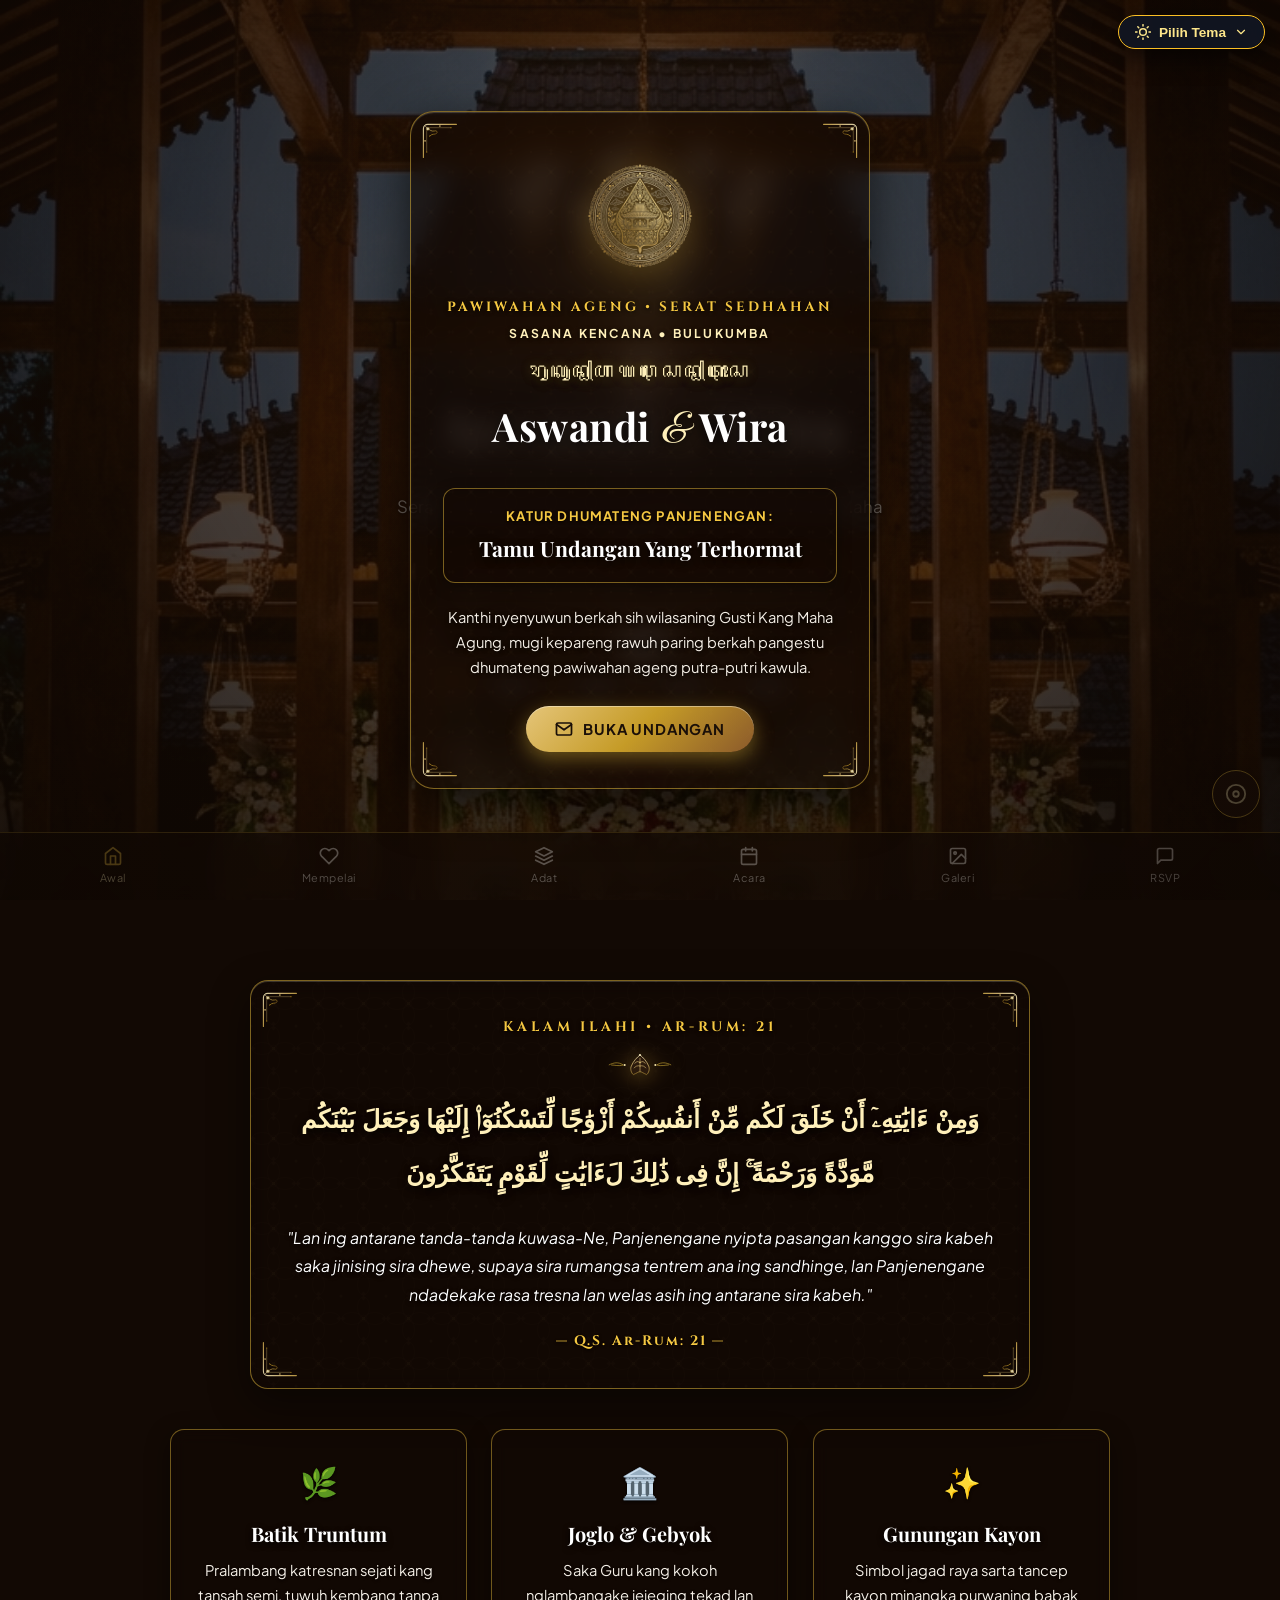
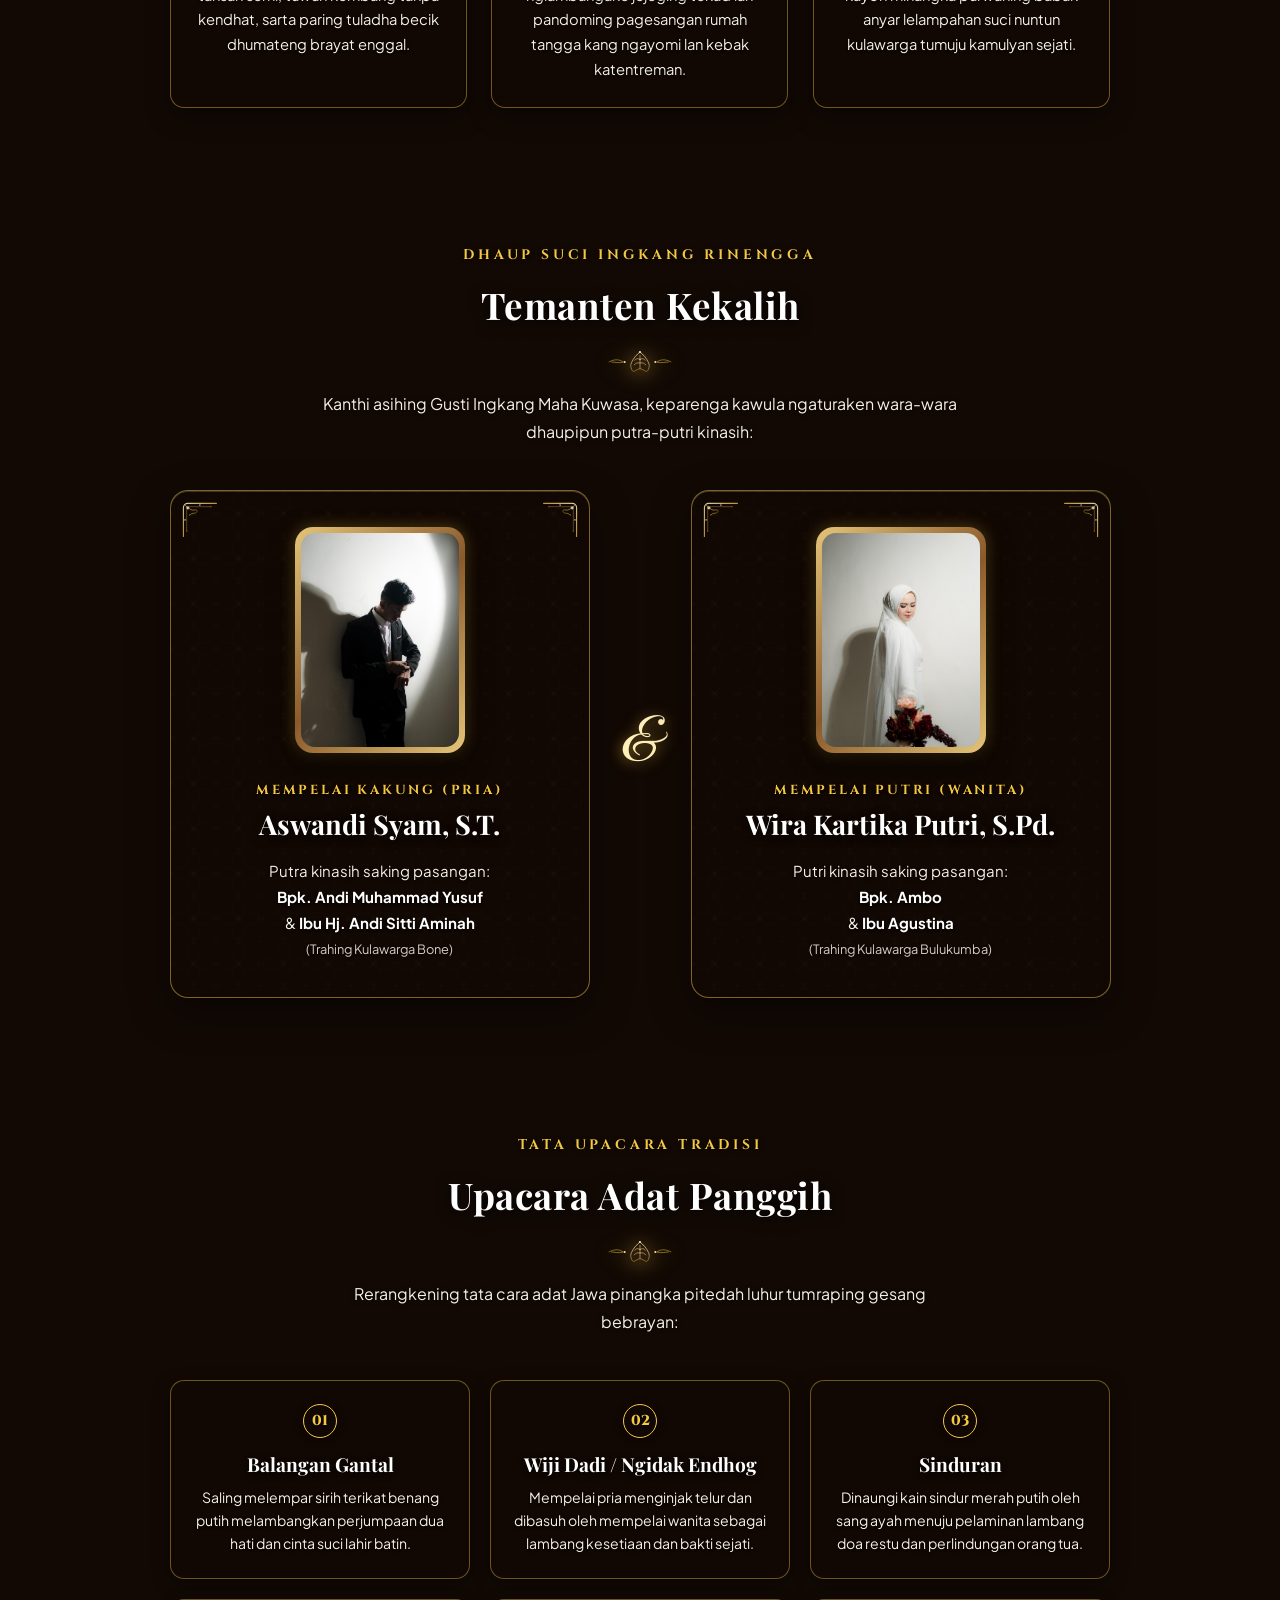
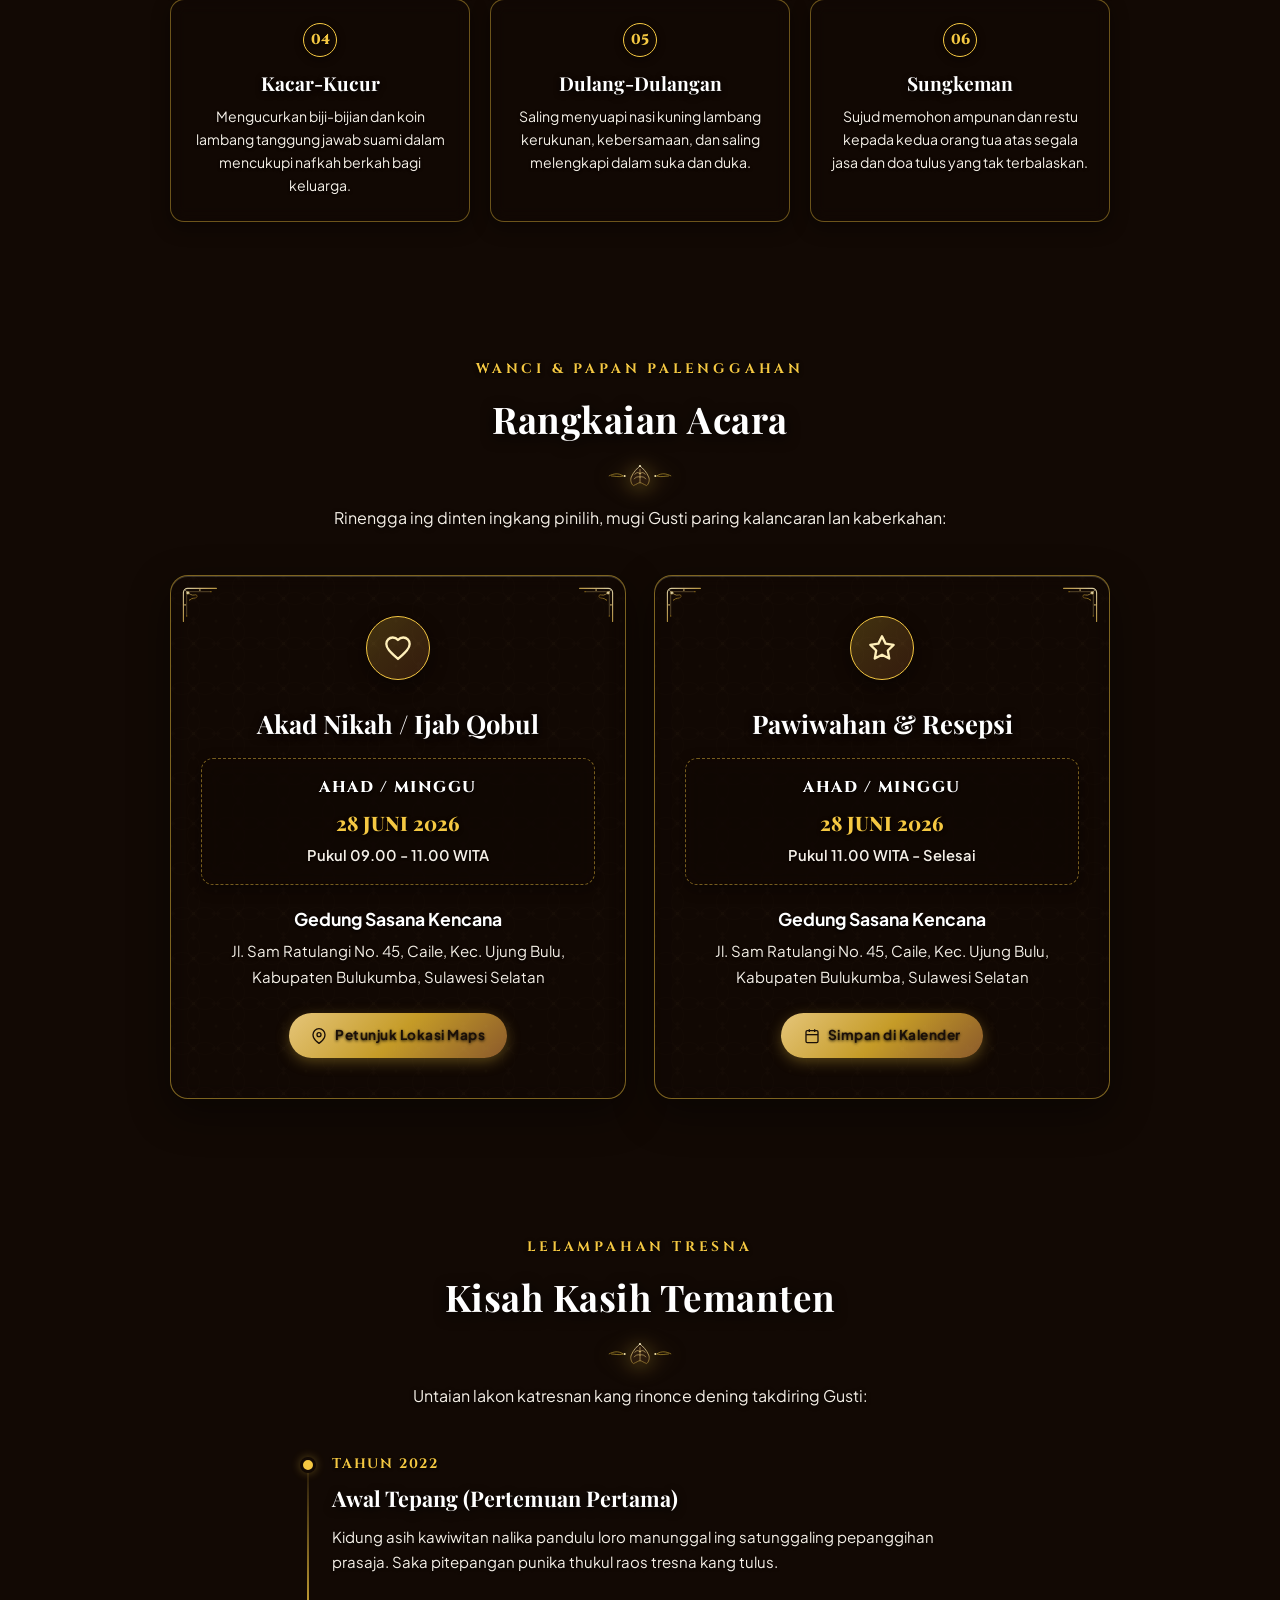
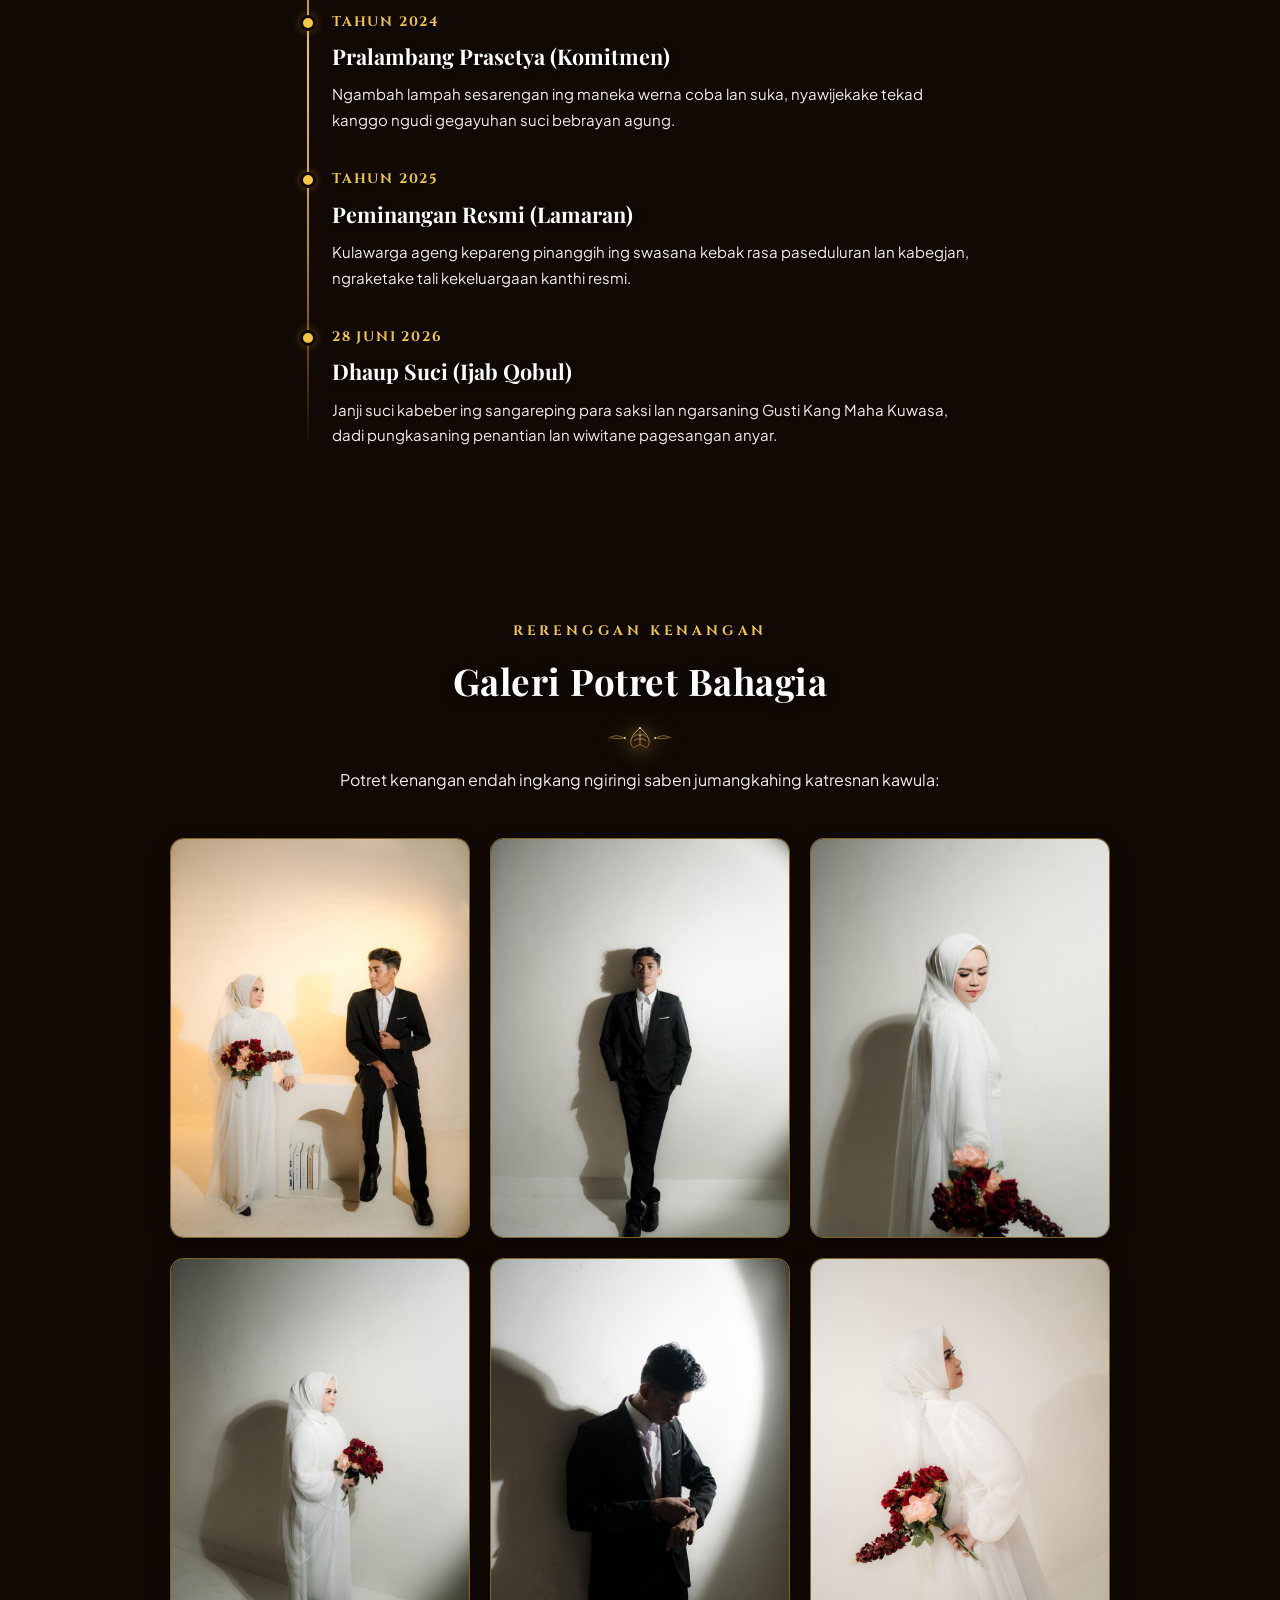
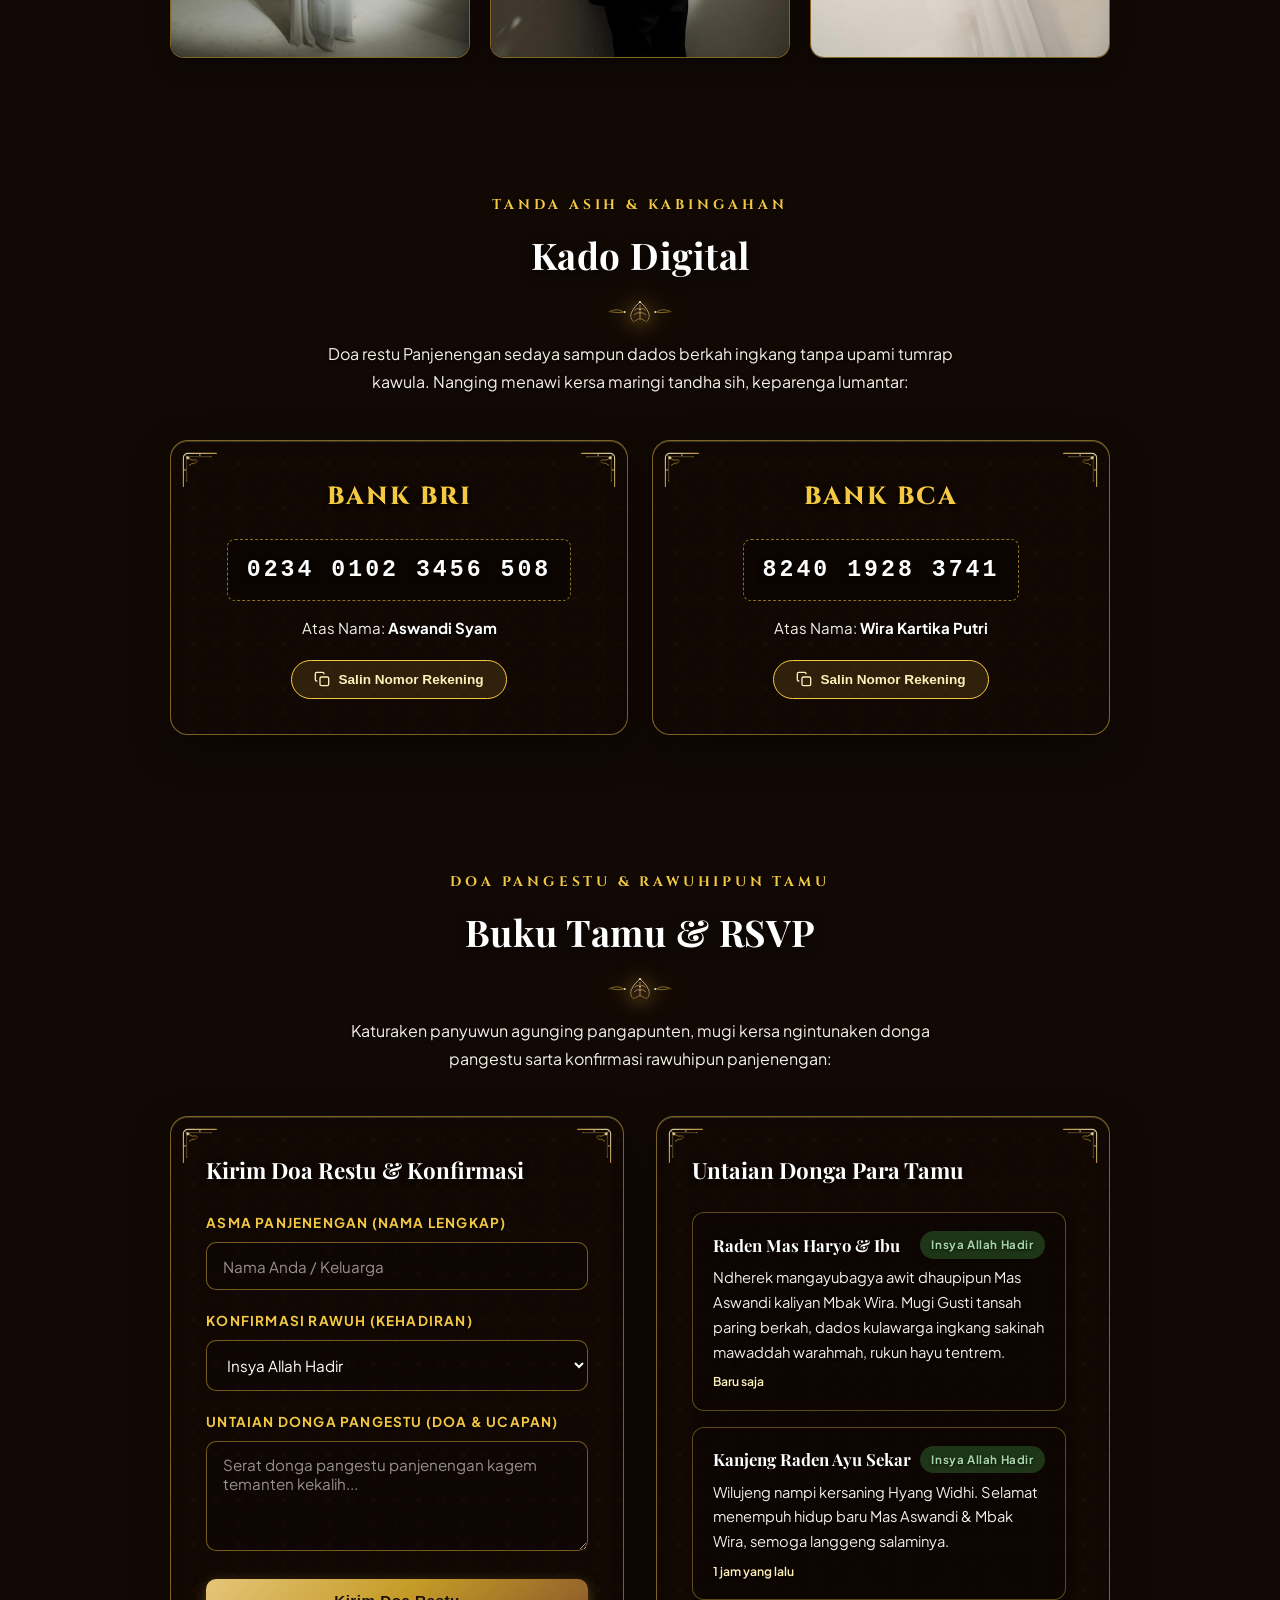
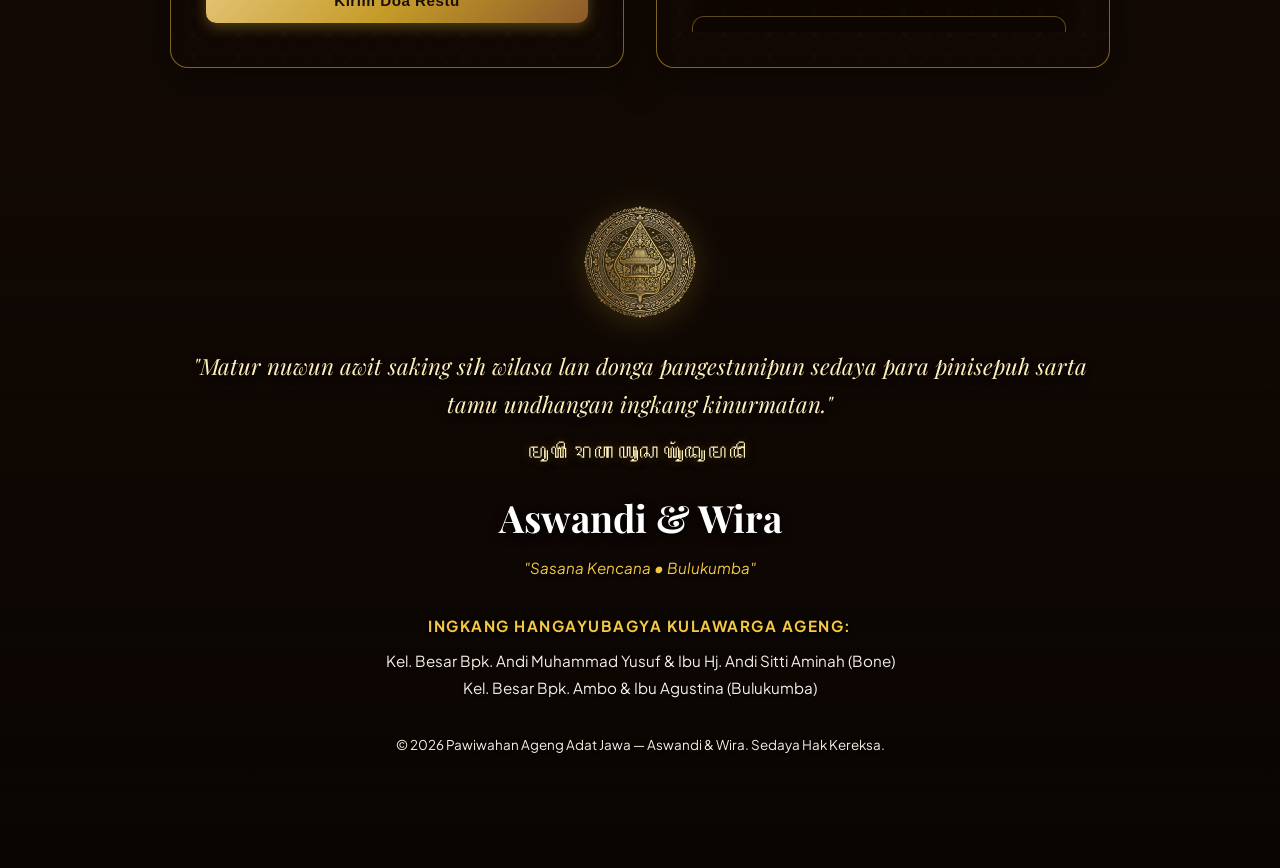
<file: jawa.html>
<!DOCTYPE html>
<html lang="id">
<head>
  <meta charset="UTF-8">
  <meta name="viewport" content="width=device-width, initial-scale=1.0">
  <title>Adat Jawa Klasik Modern - Aswandi &amp; Wira | Pawiwahan Ageng</title>
  <meta name="description" content="Undangan Pernikahan Digital Bernuansa Budaya Adat Jawa Klasik &amp; Modern - Aswandi Syam, S.T. &amp; Wira Kartika Putri, S.Pd.">
  <meta name="theme-color" content="#1A0F08">

  <!-- Google Fonts: Cinzel, Playfair Display, Great Vibes, Plus Jakarta Sans -->
  <link rel="preconnect" href="https://fonts.googleapis.com">
  <link rel="preconnect" href="https://fonts.gstatic.com" crossorigin>
  <link href="https://fonts.googleapis.com/css2?family=Cinzel:wght@500;600;700;800&family=Great+Vibes&family=Playfair+Display:ital,wght@0,600;0,700;1,400;1,600&family=Plus+Jakarta+Sans:wght@300;400;500;600;700&display=swap" rel="stylesheet">

  <!-- Javanese Theme & Theme Switcher Stylesheets -->
  <link rel="stylesheet" href="css/jawa.css">
  <link rel="stylesheet" href="css/switcher.css">
  <script src="js/switcher.js" defer></script>
</head>
<body class="lock-scroll">

  <!-- ==========================================================================
       THEME SWITCHER FLOATING BUTTON & DROPDOWN (8 PILIHAN TEMA)
       ========================================================================== -->
  <div class="theme-switch-bar">
    <button id="btnThemeSwitcher" class="btn-theme-switcher" aria-label="Ganti Tema Undangan">
      <svg xmlns="http://www.w3.org/2000/svg" width="16" height="16" viewBox="0 0 24 24" fill="none" stroke="currentColor" stroke-width="2.2" stroke-linecap="round" stroke-linejoin="round"><circle cx="12" cy="12" r="5"></circle><path d="M12 1v2M12 21v2M4.22 4.22l1.42 1.42M18.36 18.36l1.42 1.42M1 12h2M21 12h2M4.22 19.78l1.42-1.42M18.36 5.64l1.42-1.42"></path></svg>
      Pilih Tema
      <svg xmlns="http://www.w3.org/2000/svg" width="14" height="14" viewBox="0 0 24 24" fill="none" stroke="currentColor" stroke-width="2" stroke-linecap="round" stroke-linejoin="round"><polyline points="6 9 12 15 18 9"></polyline></svg>
    </button>

            <div id="themeDropdown" class="theme-dropdown">
      <a href="cinematic.html" class="theme-option">
        <span>🎬</span>
        <span>Cinematic Editorial Drama</span>
      </a>
      <a href="jakarta.html" class="theme-option">
        <span>✨</span>
        <span>Modern Jakarta Editorial</span>
      </a>
      <a href="recca.html" class="theme-option">
        <span>👑</span>
        <span>Adat Bugis Songko' Recca'</span>
      </a>
      <a href="bulukumba.html" class="theme-option">
        <span>⛵</span>
        <span>Adat Bugis Bulukumba</span>
      </a>
      <a href="jawa.html" class="theme-option active">
        <span>🏛️</span>
        <span>Adat Jawa Klasik Modern</span>
        <span class="theme-badge" style="background:#8b5a2b;color:#fff;">Aktif</span>
      </a>
      <a href="donggia.html" class="theme-option">
        <span>⛰️</span>
        <span>Lembah Donggia Bulukumba</span>
      </a>
      <a href="islamic.html" class="theme-option">
        <span>🕌</span>
        <span>Islamic Emerald Modern</span>
      </a>
      <a href="bira.html" class="theme-option">
        <span>🌊</span>
        <span>Pantai Tanjung Bira</span>
      </a>
      <a href="kajang.html" class="theme-option">
        <span>🌿</span>
        <span>Adat Suku Kajang Ammatoa</span>
      </a>
      <a href="bugis.html" class="theme-option">
        <span>👑</span>
        <span>Adat Bugis Makassar Klasik</span>
      </a>
      <a href="toraja.html" class="theme-option">
        <span>🏛️</span>
        <span>Adat Toraja Tongkonan</span>
      </a>
      <a href="studio.html" class="theme-option">
        <span>📸</span>
        <span>Modern Studio Minimalis</span>
      </a>
    </div>
  </div>

  <!-- Audio Backsound Element -->
  <audio id="weddingAudio" loop preload="auto" src="assets/lagu.aac">
    <source src="assets/lagu.aac" type="audio/aac">
  </audio>

  <!-- Ambient Backdrop Layers: Teak Joglo + Batik Motif Overlay -->
  <div class="bg-jawa-ambient"></div>
  <div class="bg-jawa-backdrop"></div>
  <div class="bg-batik-overlay"></div>

  <!-- ==========================================================================
       COVER PEMBUKA (OPENING COVER)
       ========================================================================== -->
  <div id="openingCover">
    <div class="cover-card">
      <!-- Ornamen Sudut Gebyok Ukir Jepara -->
      <img src="assets/jawa/corner-jawa.svg" alt="Ornamen" class="corner-ornament corner-tl">
      <img src="assets/jawa/corner-jawa.svg" alt="Ornamen" class="corner-ornament corner-tr">
      <img src="assets/jawa/corner-jawa.svg" alt="Ornamen" class="corner-ornament corner-bl">
      <img src="assets/jawa/corner-jawa.svg" alt="Ornamen" class="corner-ornament corner-br">

      <!-- Logo Gunungan Wayang & Joglo Heritage -->
      <img src="assets/jawa/logo-jawa.png" alt="Logo Adat Jawa Gunungan" class="cover-logo-jawa">

      <p class="cover-subheading">Pawiwahan Ageng • Serat Sedhahan</p>
      <div class="cover-location-tag">SASANA KENCANA • BULUKUMBA</div>
      <p class="aksara-jawa">ꦫꦸꦏꦸꦤ꧀ꦲꦒꦮꦺꦱꦤ꧀ꦠꦺꦴꦱ</p>

      <h1 class="cover-title">Aswandi <span class="cover-ampersand">&amp;</span> Wira</h1>

      <div class="guest-card">
        <p class="guest-label">Katur Dhumateng Panjenengan:</p>
        <p class="guest-name dynamic-guest-name">Tamu Undangan Yang Terhormat</p>
      </div>

      <p class="cover-invitation-text">
        Kanthi nyenyuwun berkah sih wilasaning Gusti Kang Maha Agung, mugi kepareng rawuh paring berkah pangestu dhumateng pawiwahan ageng putra-putri kawula.
      </p>

      <button id="btnOpenInvitation" class="btn-open-invitation">
        <svg xmlns="http://www.w3.org/2000/svg" width="18" height="18" viewBox="0 0 24 24" fill="none" stroke="currentColor" stroke-width="2.3" stroke-linecap="round" stroke-linejoin="round"><path d="M4 4h16c1.1 0 2 .9 2 2v12c0 1.1-.9 2-2 2H4c-1.1 0-2-.9-2-2V6c0-1.1.9-2 2-2z"></path><polyline points="22,6 12,13 2,6"></polyline></svg>
        Buka Undangan
      </button>
    </div>
  </div>

  <!-- ==========================================================================
       FLOATING AUDIO BUTTON & BOTTOM NAVIGATION
       ========================================================================== -->
  <button id="musicToggleBtn" class="music-toggle-btn" aria-label="Toggle Musik">
    <svg class="disc-icon" xmlns="http://www.w3.org/2000/svg" width="22" height="22" viewBox="0 0 24 24" fill="none" stroke="currentColor" stroke-width="2" stroke-linecap="round" stroke-linejoin="round"><circle cx="12" cy="12" r="10"></circle><circle cx="12" cy="12" r="3"></circle></svg>
  </button>

  <nav class="bottom-nav">
    <a href="#hero" class="nav-link active">
      <svg xmlns="http://www.w3.org/2000/svg" viewBox="0 0 24 24" fill="none" stroke-width="2" stroke-linecap="round" stroke-linejoin="round"><path d="M3 9l9-7 9 7v11a2 2 0 0 1-2 2H5a2 2 0 0 1-2-2z"></path><polyline points="9 22 9 12 15 12 15 22"></polyline></svg>
      <span>Awal</span>
    </a>
    <a href="#mempelai" class="nav-link">
      <svg xmlns="http://www.w3.org/2000/svg" viewBox="0 0 24 24" fill="none" stroke-width="2" stroke-linecap="round" stroke-linejoin="round"><path d="M20.84 4.61a5.5 5.5 0 0 0-7.78 0L12 5.67l-1.06-1.06a5.5 5.5 0 0 0-7.78 7.78l1.06 1.06L12 21.23l7.78-7.78 1.06-1.06a5.5 5.5 0 0 0 0-7.78z"></path></svg>
      <span>Mempelai</span>
    </a>
    <a href="#adat" class="nav-link">
      <svg xmlns="http://www.w3.org/2000/svg" viewBox="0 0 24 24" fill="none" stroke-width="2" stroke-linecap="round" stroke-linejoin="round"><path d="M12 2L2 7l10 5 10-5-10-5zM2 17l10 5 10-5M2 12l10 5 10-5"></path></svg>
      <span>Adat</span>
    </a>
    <a href="#acara" class="nav-link">
      <svg xmlns="http://www.w3.org/2000/svg" viewBox="0 0 24 24" fill="none" stroke-width="2" stroke-linecap="round" stroke-linejoin="round"><rect x="3" y="4" width="18" height="18" rx="2" ry="2"></rect><line x1="16" y1="2" x2="16" y2="6"></line><line x1="8" y1="2" x2="8" y2="6"></line><line x1="3" y1="10" x2="21" y2="10"></line></svg>
      <span>Acara</span>
    </a>
    <a href="#galeri" class="nav-link">
      <svg xmlns="http://www.w3.org/2000/svg" viewBox="0 0 24 24" fill="none" stroke-width="2" stroke-linecap="round" stroke-linejoin="round"><rect x="3" y="3" width="18" height="18" rx="2" ry="2"></rect><circle cx="8.5" cy="8.5" r="1.5"></circle><polyline points="21 15 16 10 5 21"></polyline></svg>
      <span>Galeri</span>
    </a>
    <a href="#rsvp" class="nav-link">
      <svg xmlns="http://www.w3.org/2000/svg" viewBox="0 0 24 24" fill="none" stroke-width="2" stroke-linecap="round" stroke-linejoin="round"><path d="M21 15a2 2 0 0 1-2 2H7l-4 4V5a2 2 0 0 1 2-2h14a2 2 0 0 1 2 2z"></path></svg>
      <span>RSVP</span>
    </a>
  </nav>

  <!-- ==========================================================================
       HERO SECTION (WELCOME & COUNTDOWN)
       ========================================================================== -->
  <header id="hero">
    <div class="hero-content reveal-on-scroll">
      <img src="assets/jawa/logo-jawa.png" alt="Logo Gunungan Wayang Jawa" class="hero-logo-jawa">
      
      <span class="hero-subtitle">Pawiwahan Ageng • Adat Jawa</span>
      <h1 class="hero-title">Aswandi <span class="ampersand">&amp;</span> Wira</h1>
      
      <p style="color: var(--text-detail); font-size: 1.05rem; max-width: 540px; margin: 0 auto; line-height: 1.7;">
        Serat Sedhahan Dhaup Suci ing Ngarsaning Gusti Kang Maha Agung
      </p>

      <div class="hero-date-box">
        AHAD, 28 JUNI 2026 • SASANA KENCANA
      </div>

      <!-- Countdown Timer Box -->
      <div class="countdown-box">
        <div class="countdown-item">
          <span id="countDays" class="countdown-num">00</span>
          <span class="countdown-label">Hari</span>
        </div>
        <div class="countdown-item">
          <span id="countHours" class="countdown-num">00</span>
          <span class="countdown-label">Jam</span>
        </div>
        <div class="countdown-item">
          <span id="countMins" class="countdown-num">00</span>
          <span class="countdown-label">Menit</span>
        </div>
        <div class="countdown-item">
          <span id="countSecs" class="countdown-num">00</span>
          <span class="countdown-label">Detik</span>
        </div>
      </div>
    </div>
  </header>

  <!-- ==========================================================================
       AYAT SUCI & FILOSOFI BUDAYA JAWA
       ========================================================================== -->
  <section id="filosofi" class="section-wrapper">
    <div class="container">
      <div class="jawa-card quote-card reveal-on-scroll">
        <img src="assets/jawa/corner-jawa.svg" alt="Ornamen" class="corner-ornament corner-tl">
        <img src="assets/jawa/corner-jawa.svg" alt="Ornamen" class="corner-ornament corner-tr">
        <img src="assets/jawa/corner-jawa.svg" alt="Ornamen" class="corner-ornament corner-bl">
        <img src="assets/jawa/corner-jawa.svg" alt="Ornamen" class="corner-ornament corner-br">

        <span class="section-subtitle">Kalam Ilahi • Ar-Rum: 21</span>
        <img src="assets/jawa/divider-jawa.svg" alt="Pemisah Jawa" class="jawa-divider">

        <p class="arabic-text">
          وَمِنْ ءَايَٰتِهِۦٓ أَنْ خَلَقَ لَكُم مِّنْ أَنفُسِكُمْ أَزْوَٰجًا لِّتَسْكُنُوٓا۟ إِلَيْهَا وَجَعَلَ بَيْنَكُم مَّوَدَّةً وَرَحْمَةً ۚ إِنَّ فِى ذَٰلِكَ لَءَايَٰتٍ لِّقَوْمٍ يَتَفَكَّرُونَ
        </p>

        <p class="quote-translation">
          "Lan ing antarane tanda-tanda kuwasa-Ne, Panjenengane nyipta pasangan kanggo sira kabeh saka jinising sira dhewe, supaya sira rumangsa tentrem ana ing sandhinge, lan Panjenengane ndadekake rasa tresna lan welas asih ing antarane sira kabeh."
        </p>

        <p class="quote-source">— Q.S. Ar-Rum: 21 —</p>
      </div>

      <!-- Tiga Filosofi Luhur Pernikahan Jawa -->
      <div class="philosophy-grid">
        <div class="philosophy-item reveal-on-scroll">
          <span class="philosophy-icon">🌿</span>
          <h3 class="philosophy-title">Batik Truntum</h3>
          <p class="philosophy-desc">
            Pralambang katresnan sejati kang tansah semi, tuwuh kembang tanpa kendhat, sarta paring tuladha becik dhumateng brayat enggal.
          </p>
        </div>
        <div class="philosophy-item reveal-on-scroll">
          <span class="philosophy-icon">🏛️</span>
          <h3 class="philosophy-title">Joglo &amp; Gebyok</h3>
          <p class="philosophy-desc">
            Saka Guru kang kokoh nglambangake jejeging tekad lan pandoming pagesangan rumah tangga kang ngayomi lan kebak katentreman.
          </p>
        </div>
        <div class="philosophy-item reveal-on-scroll">
          <span class="philosophy-icon">✨</span>
          <h3 class="philosophy-title">Gunungan Kayon</h3>
          <p class="philosophy-desc">
            Simbol jagad raya sarta tancep kayon minangka purwaning babak anyar lelampahan suci nuntun kulawarga tumuju kamulyan sejati.
          </p>
        </div>
      </div>
    </div>
  </section>

  <!-- ==========================================================================
       PROFIL MEMPELAI (TEMANTEN KEKALIH)
       ========================================================================== -->
  <section id="mempelai" class="section-wrapper">
    <div class="container">
      <div class="section-header reveal-on-scroll">
        <span class="section-subtitle">Dhaup Suci Ingkang Rinengga</span>
        <h2 class="section-title">Temanten Kekalih</h2>
        <img src="assets/jawa/divider-jawa.svg" alt="Pemisah Jawa" class="jawa-divider">
        <p>
          Kanthi asihing Gusti Ingkang Maha Kuwasa, keparenga kawula ngaturaken wara-wara dhaupipun putra-putri kinasih:
        </p>
      </div>

      <div class="couple-wrapper">
        <!-- Mempelai Pria (Kakung) -->
        <div class="jawa-card couple-card reveal-on-scroll">
          <img src="assets/jawa/corner-jawa.svg" alt="Ornamen" class="corner-ornament corner-tl">
          <img src="assets/jawa/corner-jawa.svg" alt="Ornamen" class="corner-ornament corner-tr">
          
          <div class="couple-photo-frame">
            <img src="assets/images/groom.jpeg" alt="Aswandi Syam, S.T." class="couple-photo">
          </div>

          <span class="couple-role">Mempelai Kakung (Pria)</span>
          <h3 class="couple-name">Aswandi Syam, S.T.</h3>
          
          <p class="couple-parents">
            Putra kinasih saking pasangan:<br>
            <strong>Bpk. Andi Muhammad Yusuf</strong><br>
            &amp; <strong>Ibu Hj. Andi Sitti Aminah</strong><br>
            <span style="font-size: 0.8rem; opacity: 0.85;">(Trahing Kulawarga Bone)</span>
          </p>
        </div>

        <!-- Ampersand Centerpiece -->
        <div class="couple-separator reveal-on-scroll">&amp;</div>

        <!-- Mempelai Wanita (Putri) -->
        <div class="jawa-card couple-card reveal-on-scroll">
          <img src="assets/jawa/corner-jawa.svg" alt="Ornamen" class="corner-ornament corner-tl">
          <img src="assets/jawa/corner-jawa.svg" alt="Ornamen" class="corner-ornament corner-tr">

          <div class="couple-photo-frame">
            <img src="assets/images/bride.jpeg" alt="Wira Kartika Putri, S.Pd." class="couple-photo">
          </div>

          <span class="couple-role">Mempelai Putri (Wanita)</span>
          <h3 class="couple-name">Wira Kartika Putri, S.Pd.</h3>
          
          <p class="couple-parents">
            Putri kinasih saking pasangan:<br>
            <strong>Bpk. Ambo</strong><br>
            &amp; <strong>Ibu Agustina</strong><br>
            <span style="font-size: 0.8rem; opacity: 0.85;">(Trahing Kulawarga Bulukumba)</span>
          </p>
        </div>
      </div>
    </div>
  </section>

  <!-- ==========================================================================
       RANGKAIAN UPACARA ADAT PANGGIH JAWA
       ========================================================================== -->
  <section id="adat" class="section-wrapper">
    <div class="container">
      <div class="section-header reveal-on-scroll">
        <span class="section-subtitle">Tata Upacara Tradisi</span>
        <h2 class="section-title">Upacara Adat Panggih</h2>
        <img src="assets/jawa/divider-jawa.svg" alt="Pemisah Jawa" class="jawa-divider">
        <p>
          Rerangkening tata cara adat Jawa pinangka pitedah luhur tumraping gesang bebrayan:
        </p>
      </div>

      <div class="panggih-timeline">
        <div class="panggih-step reveal-on-scroll">
          <span class="panggih-num">01</span>
          <h4 class="panggih-title">Balangan Gantal</h4>
          <p class="panggih-desc">
            Saling melempar sirih terikat benang putih melambangkan perjumpaan dua hati dan cinta suci lahir batin.
          </p>
        </div>

        <div class="panggih-step reveal-on-scroll">
          <span class="panggih-num">02</span>
          <h4 class="panggih-title">Wiji Dadi / Ngidak Endhog</h4>
          <p class="panggih-desc">
            Mempelai pria menginjak telur dan dibasuh oleh mempelai wanita sebagai lambang kesetiaan dan bakti sejati.
          </p>
        </div>

        <div class="panggih-step reveal-on-scroll">
          <span class="panggih-num">03</span>
          <h4 class="panggih-title">Sinduran</h4>
          <p class="panggih-desc">
            Dinaungi kain sindur merah putih oleh sang ayah menuju pelaminan lambang doa restu dan perlindungan orang tua.
          </p>
        </div>

        <div class="panggih-step reveal-on-scroll">
          <span class="panggih-num">04</span>
          <h4 class="panggih-title">Kacar-Kucur</h4>
          <p class="panggih-desc">
            Mengucurkan biji-bijian dan koin lambang tanggung jawab suami dalam mencukupi nafkah berkah bagi keluarga.
          </p>
        </div>

        <div class="panggih-step reveal-on-scroll">
          <span class="panggih-num">05</span>
          <h4 class="panggih-title">Dulang-Dulangan</h4>
          <p class="panggih-desc">
            Saling menyuapi nasi kuning lambang kerukunan, kebersamaan, dan saling melengkapi dalam suka dan duka.
          </p>
        </div>

        <div class="panggih-step reveal-on-scroll">
          <span class="panggih-num">06</span>
          <h4 class="panggih-title">Sungkeman</h4>
          <p class="panggih-desc">
            Sujud memohon ampunan dan restu kepada kedua orang tua atas segala jasa dan doa tulus yang tak terbalaskan.
          </p>
        </div>
      </div>
    </div>
  </section>

  <!-- ==========================================================================
       SERAT ACARA PAWIWAHAN (AKAD & RESEPSI)
       ========================================================================== -->
  <section id="acara" class="section-wrapper">
    <div class="container">
      <div class="section-header reveal-on-scroll">
        <span class="section-subtitle">Wanci &amp; Papan Palenggahan</span>
        <h2 class="section-title">Rangkaian Acara</h2>
        <img src="assets/jawa/divider-jawa.svg" alt="Pemisah Jawa" class="jawa-divider">
        <p>
          Rinengga ing dinten ingkang pinilih, mugi Gusti paring kalancaran lan kaberkahan:
        </p>
      </div>

      <div class="events-grid">
        <!-- Akad Nikah / Ijab Qobul -->
        <div class="jawa-card event-card reveal-on-scroll">
          <img src="assets/jawa/corner-jawa.svg" alt="Ornamen" class="corner-ornament corner-tl">
          <img src="assets/jawa/corner-jawa.svg" alt="Ornamen" class="corner-ornament corner-tr">
          
          <div class="event-icon-badge">
            <svg xmlns="http://www.w3.org/2000/svg" viewBox="0 0 24 24" fill="none" stroke="currentColor" stroke-width="2" stroke-linecap="round" stroke-linejoin="round"><path d="M12 21.35l-1.45-1.32C5.4 15.36 2 12.28 2 8.5 2 5.42 4.42 3 7.5 3c1.74 0 3.41.81 4.5 2.09C13.09 3.81 14.76 3 16.5 3 19.58 3 22 5.42 22 8.5c0 3.78-3.4 6.86-8.55 11.54L12 21.35z"/></svg>
          </div>

          <h3 class="event-title">Akad Nikah / Ijab Qobul</h3>
          
          <div class="event-datetime">
            <div class="event-day">AHAD / MINGGU</div>
            <div class="event-date">28 JUNI 2026</div>
            <div class="event-time">Pukul 09.00 - 11.00 WITA</div>
          </div>

          <p class="event-location">
            <strong>Gedung Sasana Kencana</strong>
            Jl. Sam Ratulangi No. 45, Caile, Kec. Ujung Bulu, Kabupaten Bulukumba, Sulawesi Selatan
          </p>

          <a href="https://maps.google.com" target="_blank" rel="noopener noreferrer" class="btn-jawa">
            <svg xmlns="http://www.w3.org/2000/svg" width="16" height="16" viewBox="0 0 24 24" fill="none" stroke="currentColor" stroke-width="2"><path d="M21 10c0 7-9 13-9 13s-9-6-9-13a9 9 0 0 1 18 0z"></path><circle cx="12" cy="10" r="3"></circle></svg>
            Petunjuk Lokasi Maps
          </a>
        </div>

        <!-- Pawiwahan Ageng & Resepsi -->
        <div class="jawa-card event-card reveal-on-scroll">
          <img src="assets/jawa/corner-jawa.svg" alt="Ornamen" class="corner-ornament corner-tl">
          <img src="assets/jawa/corner-jawa.svg" alt="Ornamen" class="corner-ornament corner-tr">

          <div class="event-icon-badge">
            <svg xmlns="http://www.w3.org/2000/svg" viewBox="0 0 24 24" fill="none" stroke="currentColor" stroke-width="2" stroke-linecap="round" stroke-linejoin="round"><polygon points="12 2 15.09 8.26 22 9.27 17 14.14 18.18 21.02 12 17.77 5.82 21.02 7 14.14 2 9.27 8.91 8.26 12 2"></polygon></svg>
          </div>

          <h3 class="event-title">Pawiwahan &amp; Resepsi</h3>

          <div class="event-datetime">
            <div class="event-day">AHAD / MINGGU</div>
            <div class="event-date">28 JUNI 2026</div>
            <div class="event-time">Pukul 11.00 WITA - Selesai</div>
          </div>

          <p class="event-location">
            <strong>Gedung Sasana Kencana</strong>
            Jl. Sam Ratulangi No. 45, Caile, Kec. Ujung Bulu, Kabupaten Bulukumba, Sulawesi Selatan
          </p>

          <a href="https://calendar.google.com" target="_blank" rel="noopener noreferrer" class="btn-jawa">
            <svg xmlns="http://www.w3.org/2000/svg" width="16" height="16" viewBox="0 0 24 24" fill="none" stroke="currentColor" stroke-width="2"><rect x="3" y="4" width="18" height="18" rx="2" ry="2"></rect><line x1="16" y1="2" x2="16" y2="6"></line><line x1="8" y1="2" x2="8" y2="6"></line><line x1="3" y1="10" x2="21" y2="10"></line></svg>
            Simpan di Kalender
          </a>
        </div>
      </div>
    </div>
  </section>

  <!-- ==========================================================================
       KISAH KASIH (LOVE STORY)
       ========================================================================== -->
  <section id="cerita" class="section-wrapper">
    <div class="container">
      <div class="section-header reveal-on-scroll">
        <span class="section-subtitle">Lelampahan Tresna</span>
        <h2 class="section-title">Kisah Kasih Temanten</h2>
        <img src="assets/jawa/divider-jawa.svg" alt="Pemisah Jawa" class="jawa-divider">
        <p>
          Untaian lakon katresnan kang rinonce dening takdiring Gusti:
        </p>
      </div>

      <div class="story-timeline reveal-on-scroll">
        <div class="story-item">
          <div class="story-node"></div>
          <div class="story-date">TAHUN 2022</div>
          <h4 class="story-title">Awal Tepang (Pertemuan Pertama)</h4>
          <p class="story-desc">
            Kidung asih kawiwitan nalika pandulu loro manunggal ing satunggaling pepanggihan prasaja. Saka pitepangan punika thukul raos tresna kang tulus.
          </p>
        </div>

        <div class="story-item">
          <div class="story-node"></div>
          <div class="story-date">TAHUN 2024</div>
          <h4 class="story-title">Pralambang Prasetya (Komitmen)</h4>
          <p class="story-desc">
            Ngambah lampah sesarengan ing maneka werna coba lan suka, nyawijekake tekad kanggo ngudi gegayuhan suci bebrayan agung.
          </p>
        </div>

        <div class="story-item">
          <div class="story-node"></div>
          <div class="story-date">TAHUN 2025</div>
          <h4 class="story-title">Peminangan Resmi (Lamaran)</h4>
          <p class="story-desc">
            Kulawarga ageng kepareng pinanggih ing swasana kebak rasa paseduluran lan kabegjan, ngraketake tali kekeluargaan kanthi resmi.
          </p>
        </div>

        <div class="story-item">
          <div class="story-node"></div>
          <div class="story-date">28 JUNI 2026</div>
          <h4 class="story-title">Dhaup Suci (Ijab Qobul)</h4>
          <p class="story-desc">
            Janji suci kabeber ing sangareping para saksi lan ngarsaning Gusti Kang Maha Kuwasa, dadi pungkasaning penantian lan wiwitane pagesangan anyar.
          </p>
        </div>
      </div>
    </div>
  </section>

  <!-- ==========================================================================
       GALERI KENANGAN (FOTO POTRET 3:4)
       ========================================================================== -->
  <section id="galeri" class="section-wrapper">
    <div class="container">
      <div class="section-header reveal-on-scroll">
        <span class="section-subtitle">Rerenggan Kenangan</span>
        <h2 class="section-title">Galeri Potret Bahagia</h2>
        <img src="assets/jawa/divider-jawa.svg" alt="Pemisah Jawa" class="jawa-divider">
        <p>
          Potret kenangan endah ingkang ngiringi saben jumangkahing katresnan kawula:
        </p>
      </div>

      <div class="gallery-grid">
        <div class="gallery-item reveal-on-scroll">
          <img src="assets/images/couple.jpeg" alt="Potret Temanten 1" class="gallery-img">
          <div class="gallery-overlay">
            <span class="gallery-caption">Dhaup Kinasih</span>
          </div>
        </div>

        <div class="gallery-item reveal-on-scroll">
          <img src="assets/images/gallery-1.jpeg" alt="Potret Temanten 2" class="gallery-img">
          <div class="gallery-overlay">
            <span class="gallery-caption">Rukun Agawe Santosa</span>
          </div>
        </div>

        <div class="gallery-item reveal-on-scroll">
          <img src="assets/images/gallery-2.jpeg" alt="Potret Temanten 3" class="gallery-img">
          <div class="gallery-overlay">
            <span class="gallery-caption">Prasetyaning Ati</span>
          </div>
        </div>

        <div class="gallery-item reveal-on-scroll">
          <img src="assets/images/gallery-3.jpeg" alt="Potret Temanten 4" class="gallery-img">
          <div class="gallery-overlay">
            <span class="gallery-caption">Lelampahan Asih</span>
          </div>
        </div>

        <div class="gallery-item reveal-on-scroll">
          <img src="assets/images/gallery-4.jpeg" alt="Potret Temanten 5" class="gallery-img">
          <div class="gallery-overlay">
            <span class="gallery-caption">Tentreming Manah</span>
          </div>
        </div>

        <div class="gallery-item reveal-on-scroll">
          <img src="assets/images/gallery-5.jpeg" alt="Potret Temanten 6" class="gallery-img">
          <div class="gallery-overlay">
            <span class="gallery-caption">Hayu Rahayu</span>
          </div>
        </div>
      </div>
    </div>
  </section>

  <!-- ==========================================================================
       TANDA KASIH / KADO DIGITAL
       ========================================================================== -->
  <section id="kado" class="section-wrapper">
    <div class="container">
      <div class="section-header reveal-on-scroll">
        <span class="section-subtitle">Tanda Asih &amp; Kabingahan</span>
        <h2 class="section-title">Kado Digital</h2>
        <img src="assets/jawa/divider-jawa.svg" alt="Pemisah Jawa" class="jawa-divider">
        <p>
          Doa restu Panjenengan sedaya sampun dados berkah ingkang tanpa upami tumrap kawula. Nanging menawi kersa maringi tandha sih, keparenga lumantar:
        </p>
      </div>

      <div class="gift-wrapper">
        <!-- Rekening 1: Bank BRI (Aswandi) -->
        <div class="jawa-card gift-card reveal-on-scroll">
          <img src="assets/jawa/corner-jawa.svg" alt="Ornamen" class="corner-ornament corner-tl">
          <img src="assets/jawa/corner-jawa.svg" alt="Ornamen" class="corner-ornament corner-tr">

          <span class="gift-bank-logo">BANK BRI</span>
          <div class="gift-account-number" id="accBRI">0234 0102 3456 508</div>
          <div class="gift-holder-name">Atas Nama: <strong>Aswandi Syam</strong></div>

          <button class="btn-copy-account" data-account="023401023456508">
            <svg xmlns="http://www.w3.org/2000/svg" width="16" height="16" viewBox="0 0 24 24" fill="none" stroke="currentColor" stroke-width="2"><rect x="9" y="9" width="13" height="13" rx="2" ry="2"></rect><path d="M5 15H4a2 2 0 0 1-2-2V4a2 2 0 0 1 2-2h9a2 2 0 0 1 2 2v1"></path></svg>
            Salin Nomor Rekening
          </button>
        </div>

        <!-- Rekening 2: Bank BCA / Mandiri (Wira) -->
        <div class="jawa-card gift-card reveal-on-scroll">
          <img src="assets/jawa/corner-jawa.svg" alt="Ornamen" class="corner-ornament corner-tl">
          <img src="assets/jawa/corner-jawa.svg" alt="Ornamen" class="corner-ornament corner-tr">

          <span class="gift-bank-logo">BANK BCA</span>
          <div class="gift-account-number" id="accBCA">8240 1928 3741</div>
          <div class="gift-holder-name">Atas Nama: <strong>Wira Kartika Putri</strong></div>

          <button class="btn-copy-account" data-account="824019283741">
            <svg xmlns="http://www.w3.org/2000/svg" width="16" height="16" viewBox="0 0 24 24" fill="none" stroke="currentColor" stroke-width="2"><rect x="9" y="9" width="13" height="13" rx="2" ry="2"></rect><path d="M5 15H4a2 2 0 0 1-2-2V4a2 2 0 0 1 2-2h9a2 2 0 0 1 2 2v1"></path></svg>
            Salin Nomor Rekening
          </button>
        </div>
      </div>
    </div>
  </section>

  <!-- ==========================================================================
       BUKU TAMU & RSVP (KONFIRMASI KEHADIRAN)
       ========================================================================== -->
  <section id="rsvp" class="section-wrapper">
    <div class="container">
      <div class="section-header reveal-on-scroll">
        <span class="section-subtitle">Doa Pangestu &amp; Rawuhipun Tamu</span>
        <h2 class="section-title">Buku Tamu &amp; RSVP</h2>
        <img src="assets/jawa/divider-jawa.svg" alt="Pemisah Jawa" class="jawa-divider">
        <p>
          Katuraken panyuwun agunging pangapunten, mugi kersa ngintunaken donga pangestu sarta konfirmasi rawuhipun panjenengan:
        </p>
      </div>

      <div class="rsvp-wrapper">
        <!-- Form RSVP -->
        <div class="jawa-card rsvp-form-card reveal-on-scroll">
          <img src="assets/jawa/corner-jawa.svg" alt="Ornamen" class="corner-ornament corner-tl">
          <img src="assets/jawa/corner-jawa.svg" alt="Ornamen" class="corner-ornament corner-tr">

          <h3 style="font-family: var(--font-serif); font-size: 1.4rem; color: #FFFFFF; font-weight: 700; margin-bottom: 1.4rem; text-shadow: 0 2px 6px rgba(0,0,0,0.95);">
            Kirim Doa Restu &amp; Konfirmasi
          </h3>

          <form id="rsvpForm">
            <div class="form-group">
              <label for="rsvpName" class="form-label">Asma Panjenengan (Nama Lengkap)</label>
              <input type="text" id="rsvpName" class="form-control" placeholder="Nama Anda / Keluarga" required>
            </div>

            <div class="form-group">
              <label for="rsvpStatus" class="form-label">Konfirmasi Rawuh (Kehadiran)</label>
              <select id="rsvpStatus" class="form-control" required>
                <option value="hadir">Insya Allah Hadir</option>
                <option value="ragu">Taksih Rangu-rangu / Belum Pasti</option>
                <option value="tidak">Nyuwun Pangapunten, Berhalangan Hadir</option>
              </select>
            </div>

            <div class="form-group">
              <label for="rsvpMessage" class="form-label">Untaian Donga Pangestu (Doa &amp; Ucapan)</label>
              <textarea id="rsvpMessage" class="form-control" placeholder="Serat donga pangestu panjenengan kagem temanten kekalih..." required></textarea>
            </div>

            <button type="submit" class="btn-jawa" style="width: 100%; border-radius: 10px; padding: 0.85rem; font-size: 0.95rem;">
              Kirim Doa Restu
            </button>
          </form>
        </div>

        <!-- Feed Doa Tamu -->
        <div class="jawa-card wishes-card reveal-on-scroll">
          <img src="assets/jawa/corner-jawa.svg" alt="Ornamen" class="corner-ornament corner-tl">
          <img src="assets/jawa/corner-jawa.svg" alt="Ornamen" class="corner-ornament corner-tr">

          <h3 style="font-family: var(--font-serif); font-size: 1.4rem; color: #FFFFFF; font-weight: 700; margin-bottom: 1.4rem; text-shadow: 0 2px 6px rgba(0,0,0,0.95);">
            Untaian Donga Para Tamu
          </h3>

          <div id="wishesList" class="wishes-list">
            <!-- Diisi otomatis oleh js/jawa.js -->
          </div>
        </div>
      </div>
    </div>
  </section>

  <!-- ==========================================================================
       FOOTER PENUTUP & KELUARGA BESAR
       ========================================================================== -->
  <footer class="footer-section">
    <div class="container">
      <img src="assets/jawa/logo-jawa.png" alt="Logo Gunungan Jawa" style="width: 130px; height: auto; object-fit: contain; margin: 0 auto 1.35rem; display: block; filter: drop-shadow(0 4px 16px rgba(212, 175, 55, 0.45));">

      <p class="footer-curse">
        "Matur nuwun awit saking sih wilasa lan donga pangestunipun sedaya para pinisepuh sarta tamu undhangan ingkang kinurmatan."
      </p>

      <p class="aksara-jawa">ꦩꦸꦒꦶꦫꦲꦪꦸꦱꦒꦸꦁꦢꦸꦩꦢꦶ</p>

      <div class="footer-names">Aswandi &amp; Wira</div>
      <p style="color: var(--jawa-gold-prada); font-style: italic; font-size: 0.95rem;">
        "Sasana Kencana • Bulukumba"
      </p>

      <div style="margin-top: 2rem; font-size: 0.95rem; line-height: 1.8;">
        <span style="color: var(--jawa-gold-prada); font-weight: 700; letter-spacing: 1.5px; text-transform: uppercase; display: block; margin-bottom: 0.45rem; text-shadow: 0 1px 3px rgba(0,0,0,0.9);">Ingkang Hangayubagya Kulawarga Ageng:</span>
        <span style="color: var(--text-detail); text-shadow: 0 1px 3px rgba(0,0,0,0.9);">
          Kel. Besar Bpk. Andi Muhammad Yusuf &amp; Ibu Hj. Andi Sitti Aminah (Bone)<br>
          Kel. Besar Bpk. Ambo &amp; Ibu Agustina (Bulukumba)
        </span>
      </div>

      <p class="footer-copyright">
        &copy; 2026 Pawiwahan Ageng Adat Jawa — Aswandi &amp; Wira. Sedaya Hak Kereksa.
      </p>
    </div>
  </footer>

  <!-- Scripts -->
  <script src="js/jawa.js"></script>
</body>
</html>
</file>
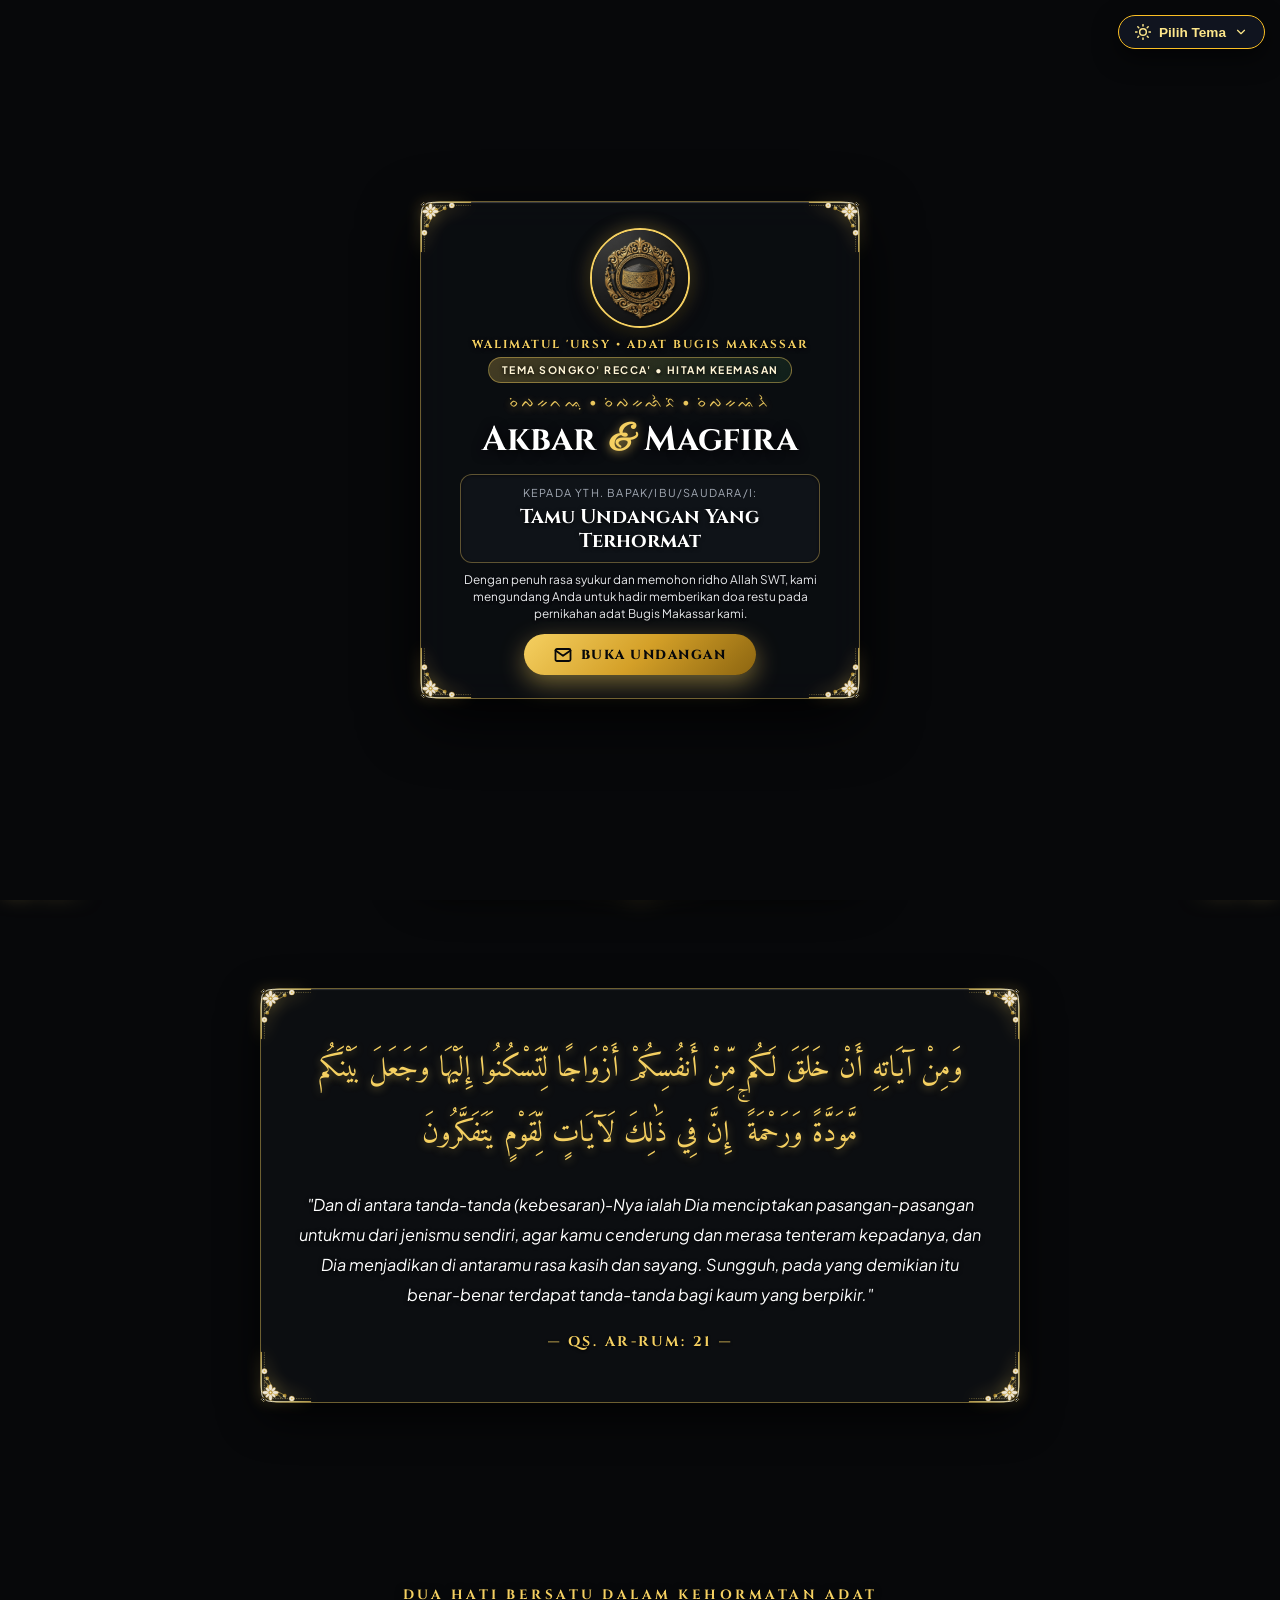
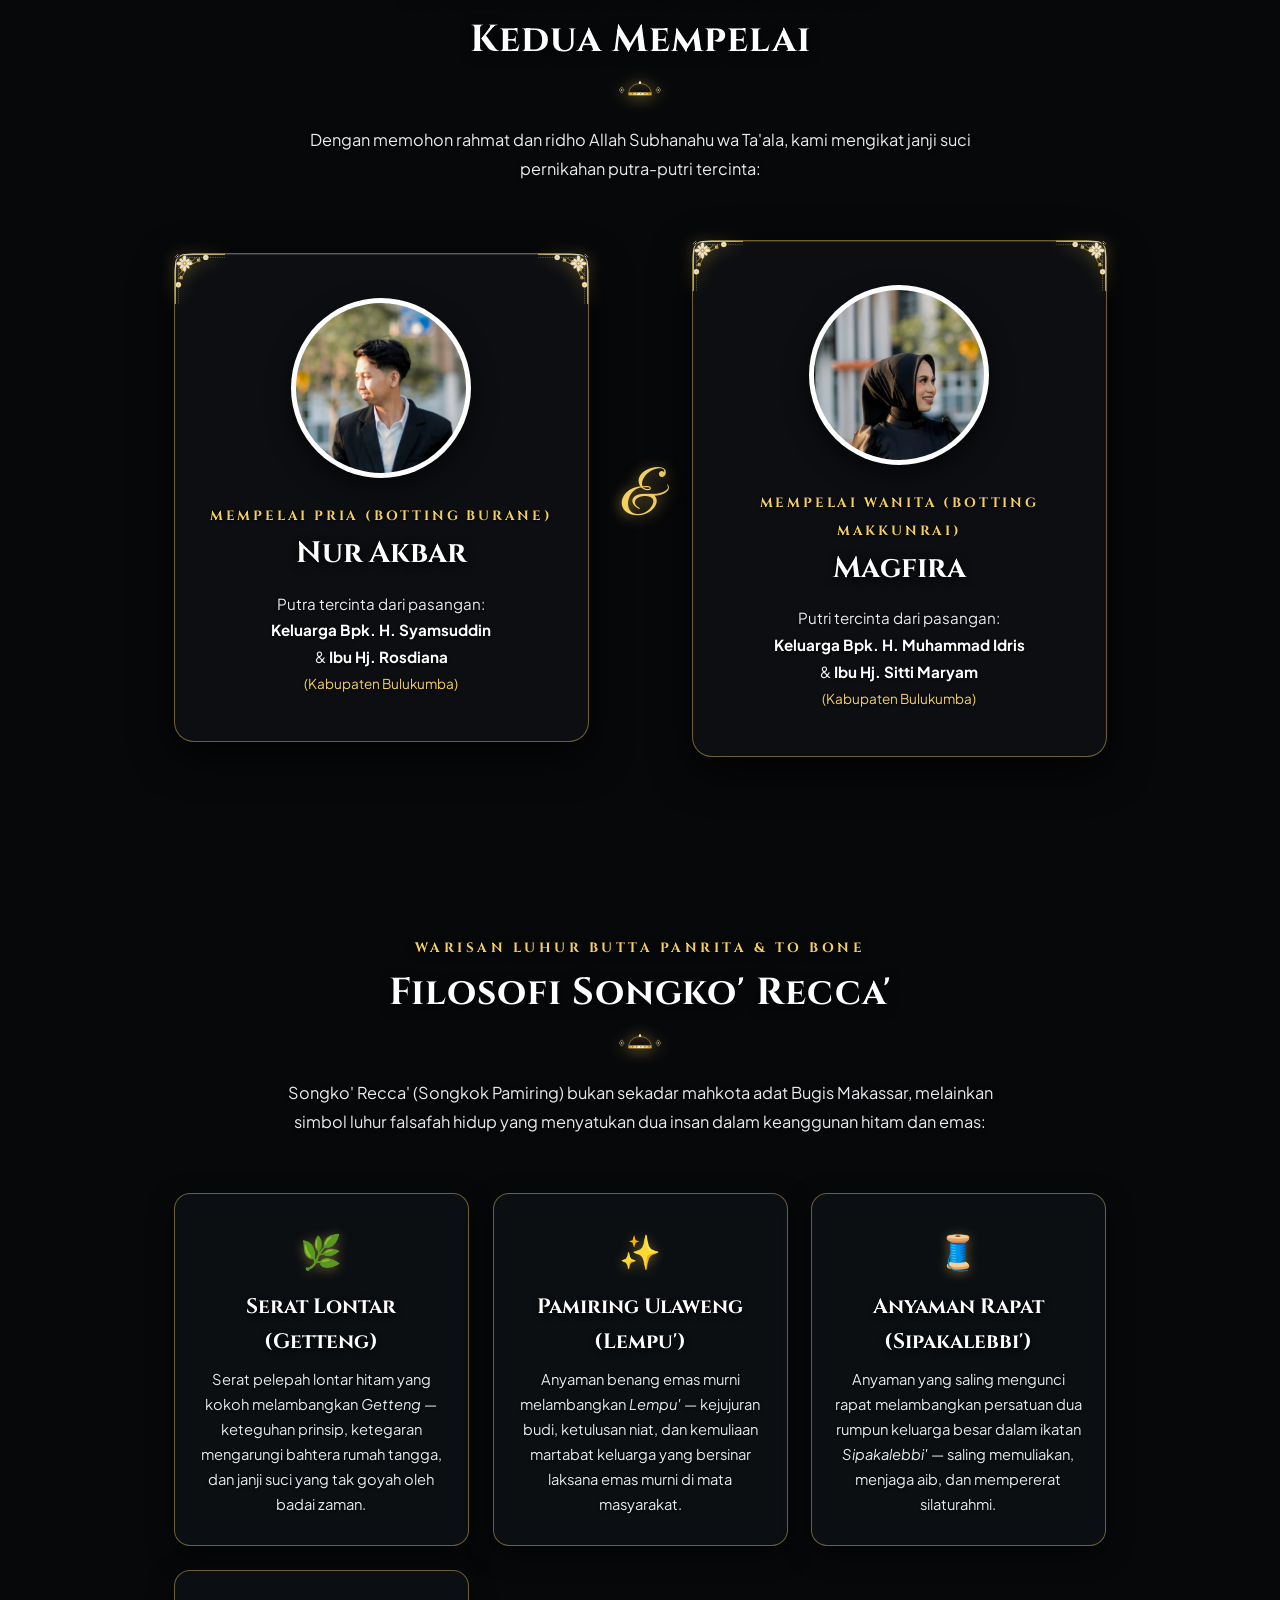
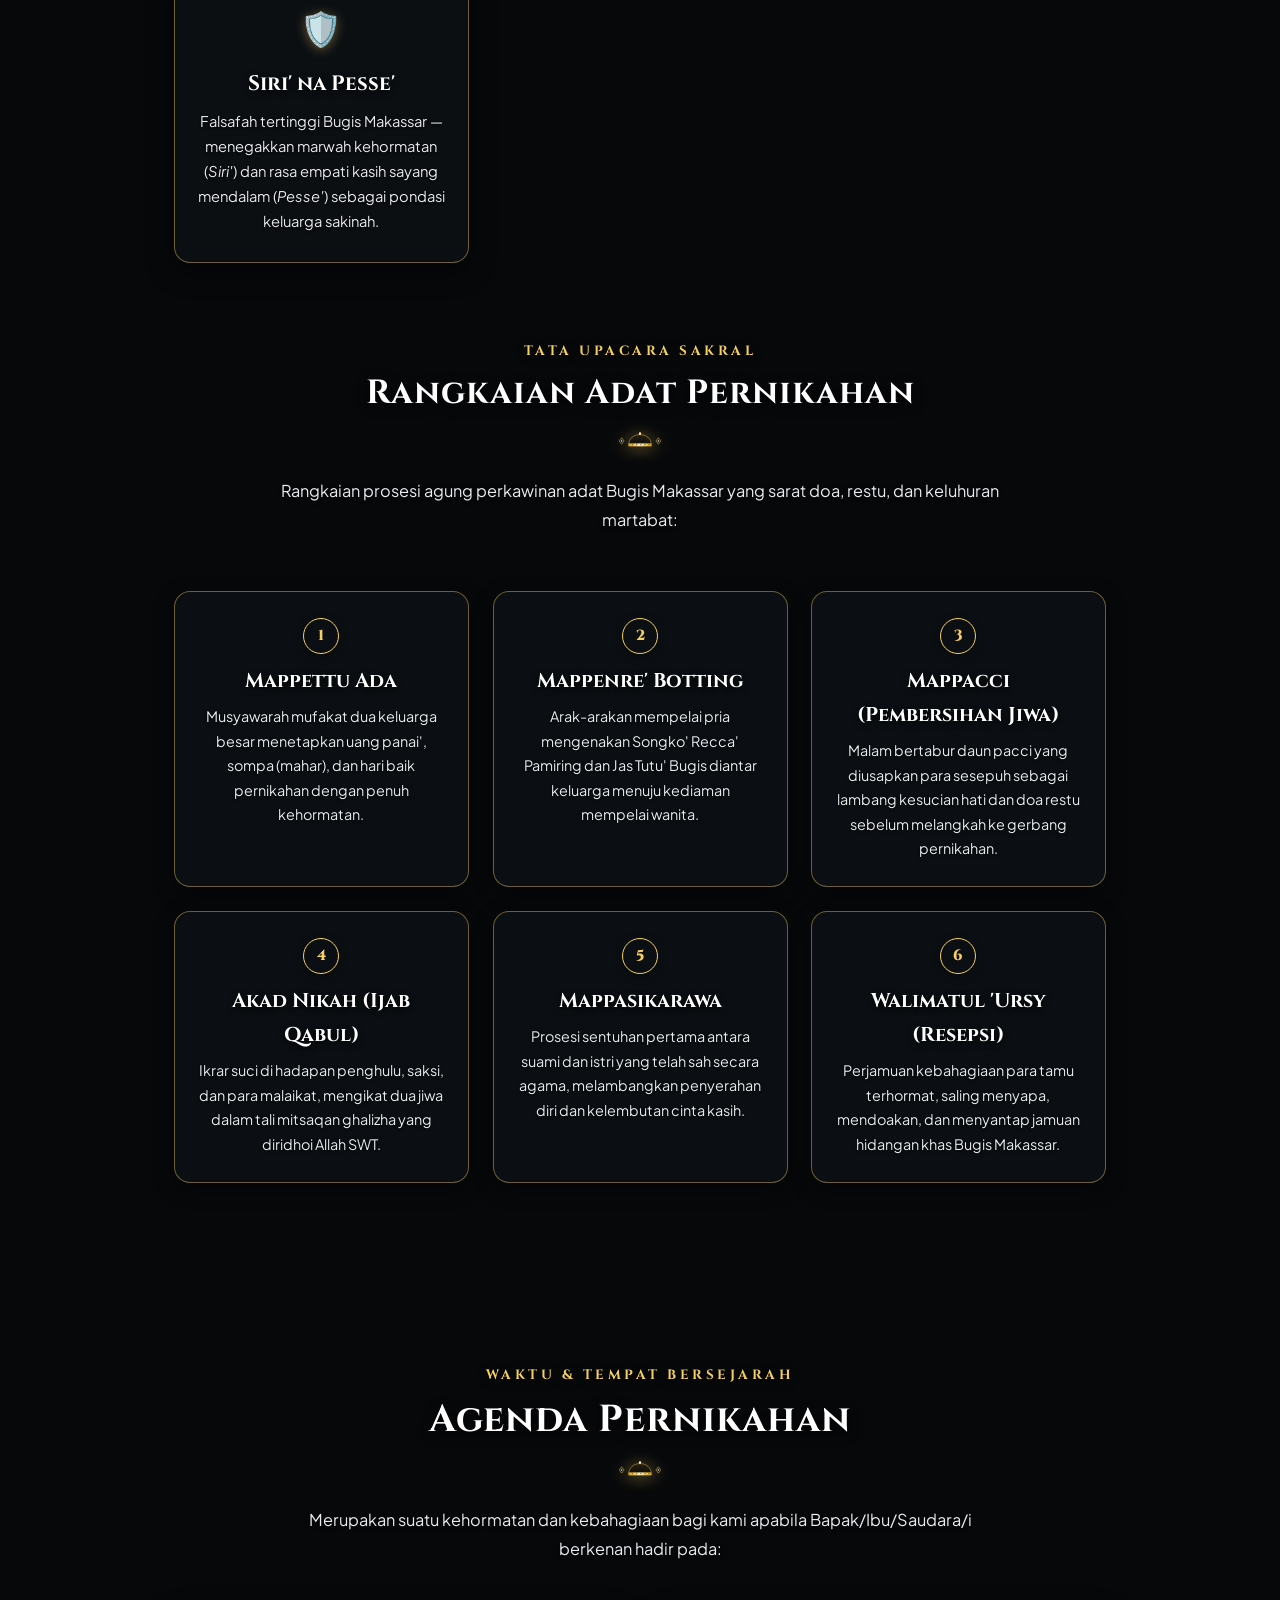
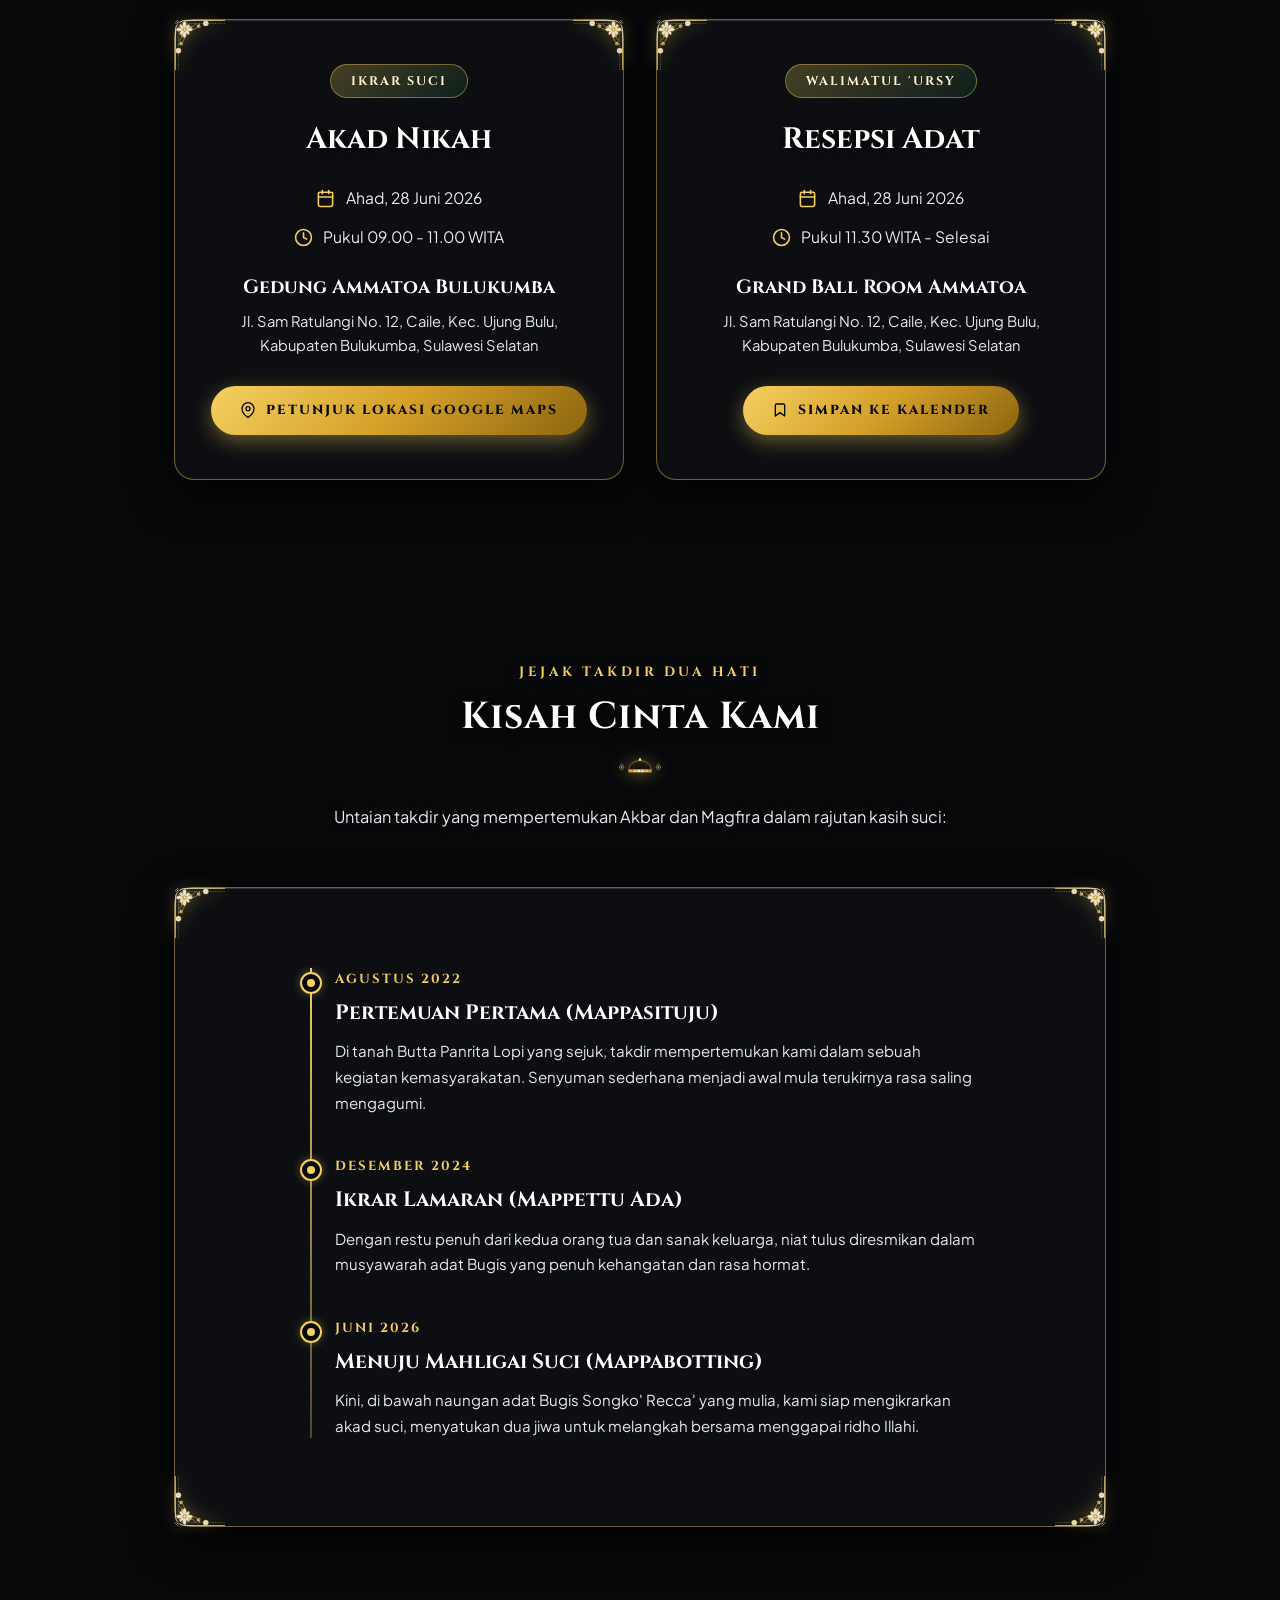
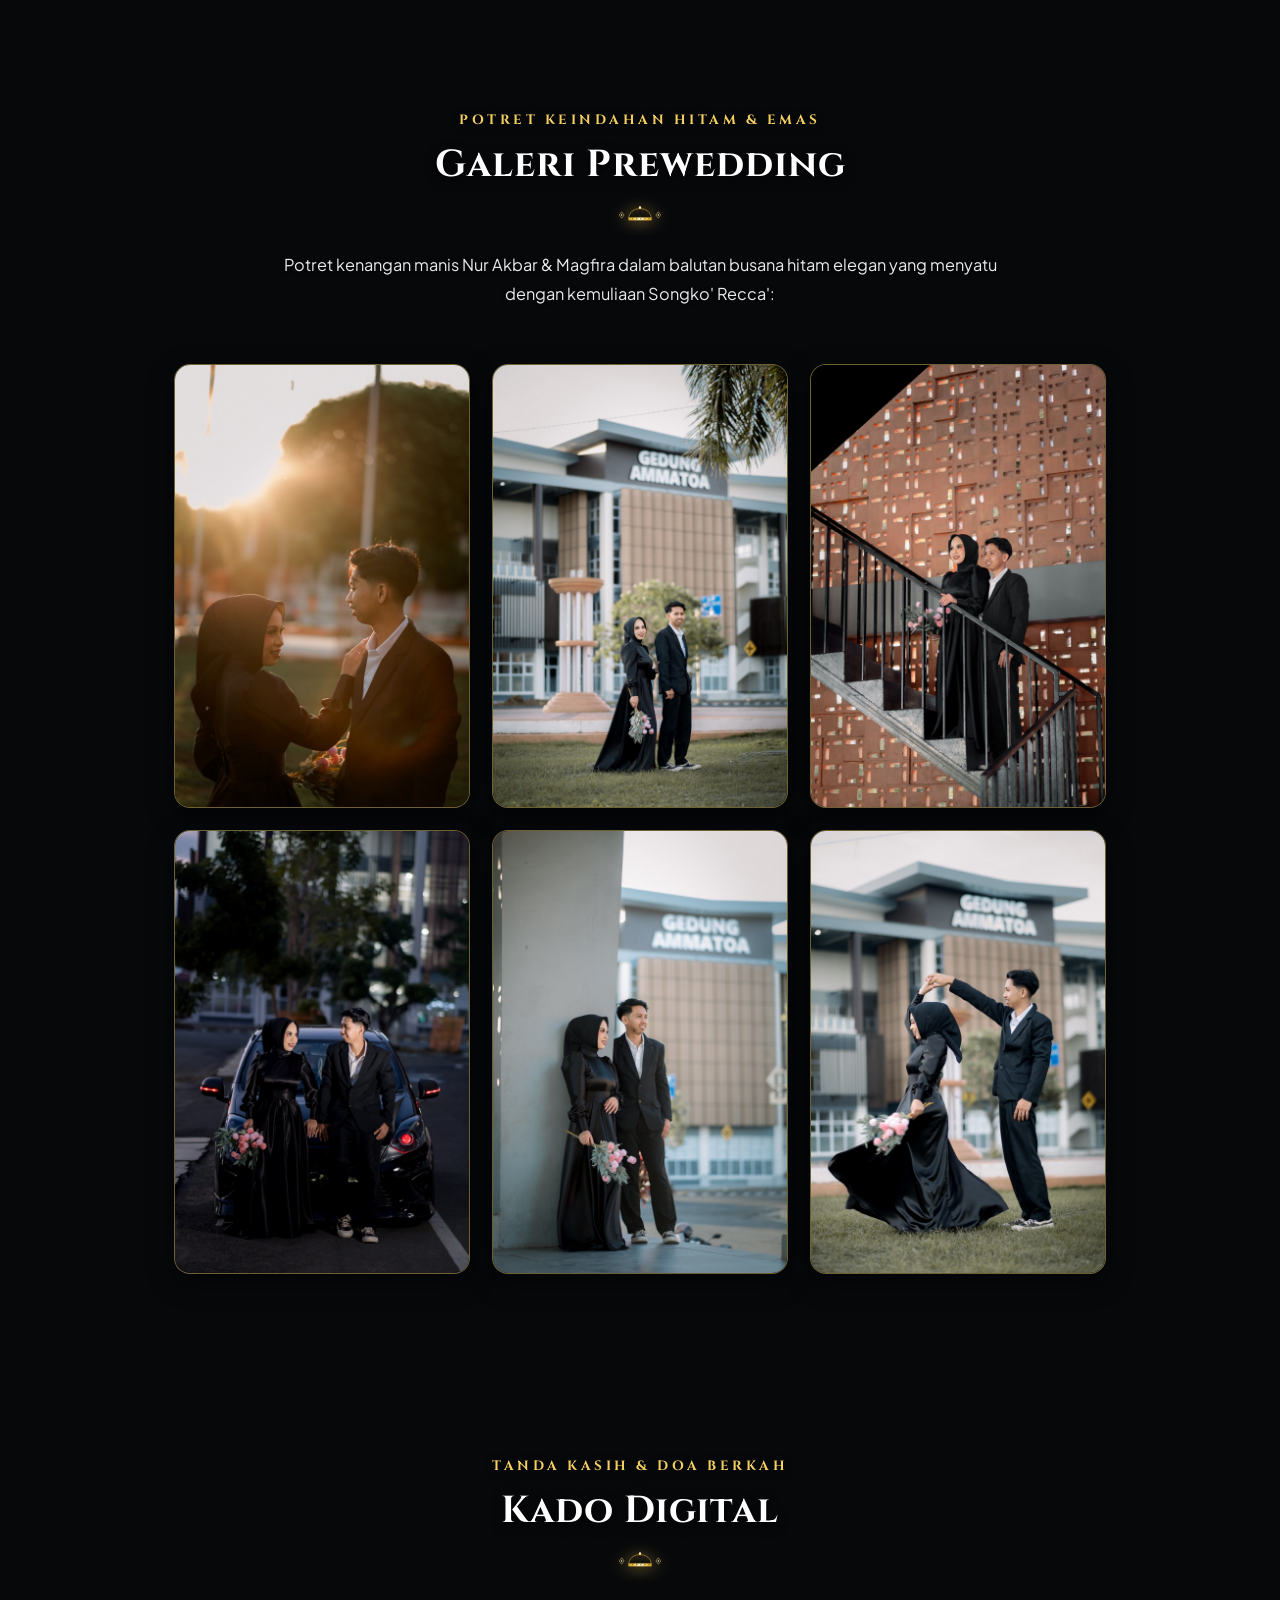
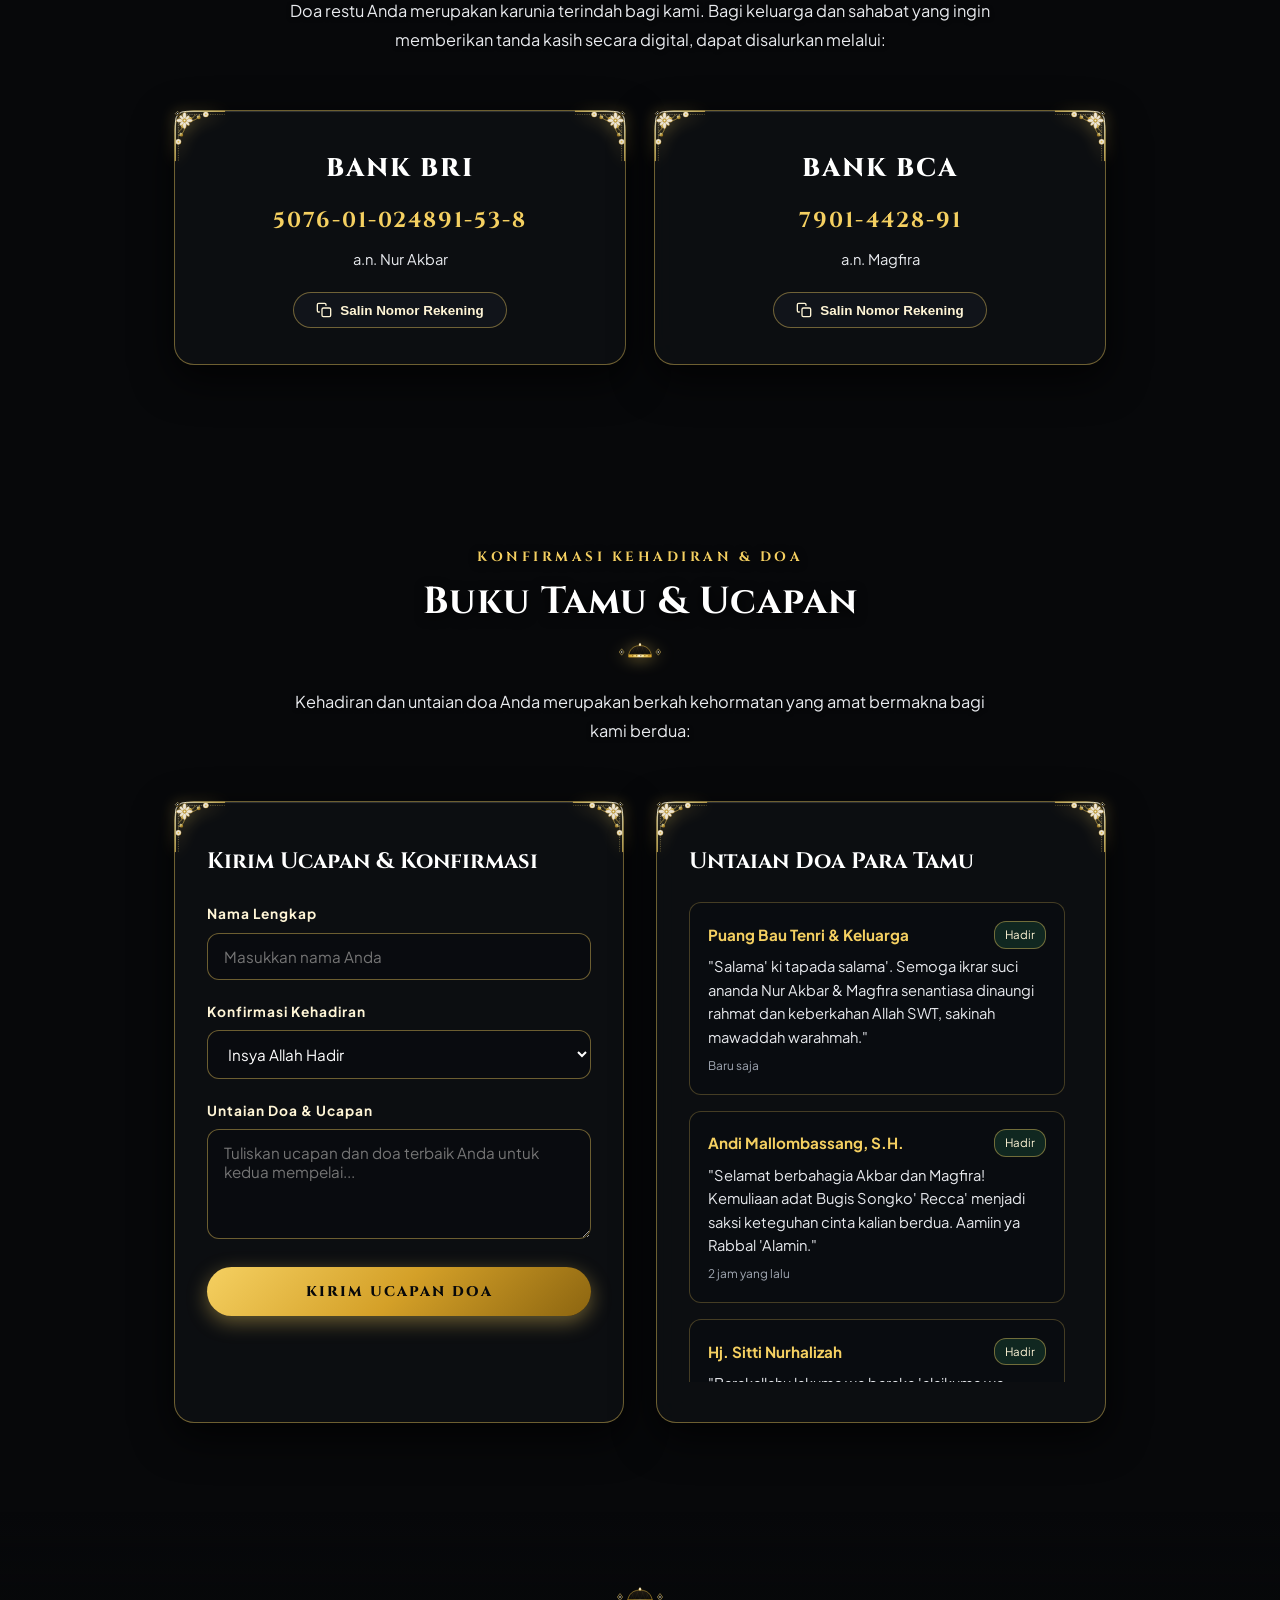
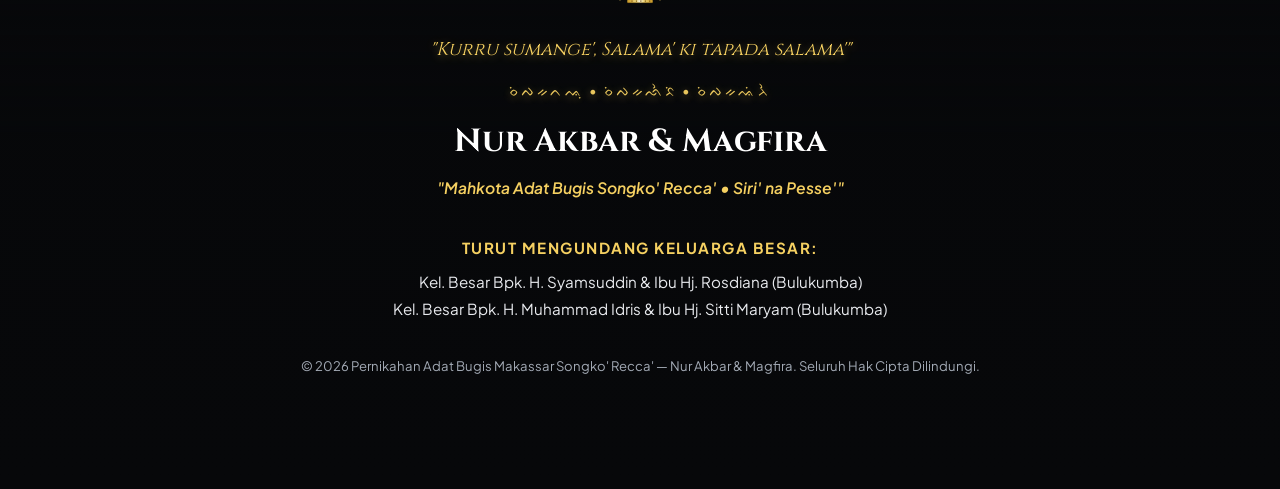
<file: recca.html>
<!DOCTYPE html>
<html lang="id">
<head>
  <meta charset="UTF-8">
  <meta name="viewport" content="width=device-width, initial-scale=1.0">
  <title>Adat Bugis Songko' Recca' - Nur Akbar & Magfira | Pernikahan Hitam Keemasan</title>
  <meta name="description" content="Undangan Pernikahan Digital Adat Bugis Makassar bertema Songko' Recca' (Songkok Pamiring) bernuansa Hitam Keemasan - Nur Akbar & Magfira.">
  
  <!-- Google Web Fonts -->
  <link rel="preconnect" href="https://fonts.googleapis.com">
  <link rel="preconnect" href="https://fonts.gstatic.com" crossorigin>
  <link href="https://fonts.googleapis.com/css2?family=Cinzel:wght@500;600;700;800;900&family=Great+Vibes&family=Plus+Jakarta+Sans:ital,wght@0,400;0,500;0,600;0,700;1,400;1,600&family=Amiri:ital,wght@0,400;0,700;1,400&display=swap" rel="stylesheet">
  
  <!-- Stylesheets -->
  <link rel="stylesheet" href="css/recca.css?v=7">
  <link rel="stylesheet" href="css/switcher.css">
  <script src="js/switcher.js" defer></script>
</head>
<body class="lock-scroll">

  <!-- ==========================================================================
       THEME SWITCHER FLOATING BUTTON & DROPDOWN (10 PILIHAN TEMA)
       ========================================================================== -->
  <div class="theme-switch-bar">
    <button id="btnThemeSwitcher" class="btn-theme-switcher" aria-label="Ganti Tema Undangan">
      <svg xmlns="http://www.w3.org/2000/svg" width="16" height="16" viewBox="0 0 24 24" fill="none" stroke="currentColor" stroke-width="2.2" stroke-linecap="round" stroke-linejoin="round"><circle cx="12" cy="12" r="5"></circle><path d="M12 1v2M12 21v2M4.22 4.22l1.42 1.42M18.36 18.36l1.42 1.42M1 12h2M21 12h2M4.22 19.78l1.42-1.42M18.36 5.64l1.42-1.42"></path></svg>
      Pilih Tema
      <svg xmlns="http://www.w3.org/2000/svg" width="14" height="14" viewBox="0 0 24 24" fill="none" stroke="currentColor" stroke-width="2" stroke-linecap="round" stroke-linejoin="round"><polyline points="6 9 12 15 18 9"></polyline></svg>
    </button>

            <div id="themeDropdown" class="theme-dropdown">
      <a href="cinematic.html" class="theme-option">
        <span>🎬</span>
        <span>Cinematic Editorial Drama</span>
      </a>
      <a href="jakarta.html" class="theme-option">
        <span>✨</span>
        <span>Modern Jakarta Editorial</span>
      </a>
      <a href="recca.html" class="theme-option active">
        <span>👑</span>
        <span>Adat Bugis Songko' Recca'</span>
        <span class="theme-badge" style="background:#fbbf24;color:#000;">Aktif</span>
      </a>
      <a href="bulukumba.html" class="theme-option">
        <span>⛵</span>
        <span>Adat Bugis Bulukumba</span>
      </a>
      <a href="jawa.html" class="theme-option">
        <span>🏛️</span>
        <span>Adat Jawa Klasik Modern</span>
      </a>
      <a href="donggia.html" class="theme-option">
        <span>⛰️</span>
        <span>Lembah Donggia Bulukumba</span>
      </a>
      <a href="islamic.html" class="theme-option">
        <span>🕌</span>
        <span>Islamic Emerald Modern</span>
      </a>
      <a href="bira.html" class="theme-option">
        <span>🌊</span>
        <span>Pantai Tanjung Bira</span>
      </a>
      <a href="kajang.html" class="theme-option">
        <span>🌿</span>
        <span>Adat Suku Kajang Ammatoa</span>
      </a>
      <a href="bugis.html" class="theme-option">
        <span>👑</span>
        <span>Adat Bugis Makassar Klasik</span>
      </a>
      <a href="toraja.html" class="theme-option">
        <span>🏛️</span>
        <span>Adat Toraja Tongkonan</span>
      </a>
      <a href="studio.html" class="theme-option">
        <span>📸</span>
        <span>Modern Studio Minimalis</span>
      </a>
    </div>
  </div>

  <!-- Background Tapestry, Cultural Watermark & Texture Overlays -->
  <div class="bg-recca-fixed"></div>
  <div class="bg-recca-vignette"></div>
  <div class="bg-recca-pattern"></div>
  <div class="bg-sulapa-center" aria-hidden="true"></div>

  <!-- ==========================================================================
       BINGKAI BUDAYA BUGIS (ROYAL VIEWPORT FRAME & SULAPA EPPA ORNAMENTS)
       ========================================================================== -->
  <div class="bugis-viewport-frame" aria-hidden="true">
    <div class="frame-corner frame-corner-tl"></div>
    <div class="frame-corner frame-corner-tr"></div>
    <div class="frame-corner frame-corner-bl"></div>
    <div class="frame-corner frame-corner-br"></div>

    <div class="frame-border-top"></div>
    <div class="frame-border-bottom"></div>
    <div class="frame-border-left"></div>
    <div class="frame-border-right"></div>
  </div>

  <!-- ==========================================================================
       COVER PEMBUKA (OPENING COVER SCREEN)
       ========================================================================== -->
  <div id="openingCover">
    <div class="cover-card">
      <!-- Bingkai Sudut Bunga Melati & Sulur Emas Bugis -->
      <img src="assets/recca/floral-corner-bugis.svg" alt="Ornamen Bunga Melati" class="corner-ornament corner-tl">
      <img src="assets/recca/floral-corner-bugis.svg" alt="Ornamen Bunga Melati" class="corner-ornament corner-tr">
      <img src="assets/recca/floral-corner-bugis.svg" alt="Ornamen Bunga Melati" class="corner-ornament corner-bl">
      <img src="assets/recca/floral-corner-bugis.svg" alt="Ornamen Bunga Melati" class="corner-ornament corner-br">

      <!-- Logo Songko' Recca' Pamiring -->
      <img src="assets/recca/logo-recca.jpeg" alt="Logo Songko Recca Pamiring" class="cover-crest">

      <p class="cover-subheading">Walimatul 'Ursy • Adat Bugis Makassar</p>
      <div class="cover-badge">TEMA SONGKO' RECCA' • HITAM KEEMASAN</div>
      <p class="lontara-script">ᨔᨗᨄᨀᨈᨕᨘ • ᨔᨗᨄᨀᨒᨛᨅᨗ • ᨔᨗᨄᨀᨕᨗᨂᨛ</p>

      <h1 class="cover-title">Akbar <span class="cover-ampersand">&amp;</span> Magfira</h1>

      <div class="guest-card">
        <p class="guest-label">Kepada Yth. Bapak/Ibu/Saudara/i:</p>
        <p class="guest-name dynamic-guest-name">Tamu Undangan Yang Terhormat</p>
      </div>

      <p class="cover-invitation-text">
        Dengan penuh rasa syukur dan memohon ridho Allah SWT, kami mengundang Anda untuk hadir memberikan doa restu pada pernikahan adat Bugis Makassar kami.
      </p>

      <button id="btnOpenInvitation" class="btn-open-invitation">
        <svg xmlns="http://www.w3.org/2000/svg" width="18" height="18" viewBox="0 0 24 24" fill="none" stroke="currentColor" stroke-width="2.4" stroke-linecap="round" stroke-linejoin="round"><path d="M4 4h16c1.1 0 2 .9 2 2v12c0 1.1-.9 2-2 2H4c-1.1 0-2-.9-2-2V6c0-1.1.9-2 2-2z"></path><polyline points="22,6 12,13 2,6"></polyline></svg>
        Buka Undangan
      </button>
    </div>
  </div>

  <!-- ==========================================================================
       FLOATING AUDIO BUTTON & BOTTOM NAVIGATION
       ========================================================================== -->
  <button id="musicToggleBtn" class="music-toggle-btn" aria-label="Toggle Musik">
    <svg class="disc-icon" xmlns="http://www.w3.org/2000/svg" width="22" height="22" viewBox="0 0 24 24" fill="none" stroke="currentColor" stroke-width="2" stroke-linecap="round" stroke-linejoin="round"><circle cx="12" cy="12" r="10"></circle><circle cx="12" cy="12" r="3"></circle></svg>
  </button>

  <nav class="bottom-nav">
    <a href="#hero" class="nav-link active">
      <svg xmlns="http://www.w3.org/2000/svg" viewBox="0 0 24 24" fill="none" stroke-width="2" stroke-linecap="round" stroke-linejoin="round"><path d="M3 9l9-7 9 7v11a2 2 0 0 1-2 2H5a2 2 0 0 1-2-2z"></path><polyline points="9 22 9 12 15 12 15 22"></polyline></svg>
      <span>Awal</span>
    </a>
    <a href="#mempelai" class="nav-link">
      <svg xmlns="http://www.w3.org/2000/svg" viewBox="0 0 24 24" fill="none" stroke-width="2" stroke-linecap="round" stroke-linejoin="round"><path d="M20.84 4.61a5.5 5.5 0 0 0-7.78 0L12 5.67l-1.06-1.06a5.5 5.5 0 0 0-7.78 7.78l1.06 1.06L12 21.23l7.78-7.78 1.06-1.06a5.5 5.5 0 0 0 0-7.78z"></path></svg>
      <span>Mempelai</span>
    </a>
    <a href="#adat" class="nav-link">
      <svg xmlns="http://www.w3.org/2000/svg" viewBox="0 0 24 24" fill="none" stroke-width="2" stroke-linecap="round" stroke-linejoin="round"><path d="M12 2L2 7l10 5 10-5-10-5zM2 17l10 5 10-5M2 12l10 5 10-5"></path></svg>
      <span>Adat</span>
    </a>
    <a href="#acara" class="nav-link">
      <svg xmlns="http://www.w3.org/2000/svg" viewBox="0 0 24 24" fill="none" stroke-width="2" stroke-linecap="round" stroke-linejoin="round"><rect x="3" y="4" width="18" height="18" rx="2" ry="2"></rect><line x1="16" y1="2" x2="16" y2="6"></line><line x1="8" y1="2" x2="8" y2="6"></line><line x1="3" y1="10" x2="21" y2="10"></line></svg>
      <span>Acara</span>
    </a>
    <a href="#galeri" class="nav-link">
      <svg xmlns="http://www.w3.org/2000/svg" viewBox="0 0 24 24" fill="none" stroke-width="2" stroke-linecap="round" stroke-linejoin="round"><rect x="3" y="3" width="18" height="18" rx="2" ry="2"></rect><circle cx="8.5" cy="8.5" r="1.5"></circle><polyline points="21 15 16 10 5 21"></polyline></svg>
      <span>Galeri</span>
    </a>
    <a href="#rsvp" class="nav-link">
      <svg xmlns="http://www.w3.org/2000/svg" viewBox="0 0 24 24" fill="none" stroke-width="2" stroke-linecap="round" stroke-linejoin="round"><path d="M21 15a2 2 0 0 1-2 2H7l-4 4V5a2 2 0 0 1 2-2h14a2 2 0 0 1 2 2z"></path></svg>
      <span>RSVP</span>
    </a>
  </nav>

  <!-- ==========================================================================
       HERO SECTION (WELCOME & COUNTDOWN)
       ========================================================================== -->
  <header id="hero">
    <div class="hero-content reveal-on-scroll">
      <img src="assets/recca/logo-recca.jpeg" alt="Logo Songko Recca" class="hero-crest">
      
      <span class="hero-subtitle">The Royal Wedding of Adat Bugis Bone Makassar</span>
      <h1 class="hero-title">Nur Akbar <span class="ampersand">&amp;</span> Magfira</h1>
      
      <p class="hero-proverb">
        "Iyya ampe madecengnge, pada-padai ulaweng essona maccahaya, wengnginna mallinrunge."<br>
        <span style="font-size: 0.88rem; color: var(--gold-prada); font-style: normal; display: block; margin-top: 0.35rem;">
          (Budi pekerti luhur laksana emas pamiring; menerangi di kala siang, menaungi di kala malam)
        </span>
      </p>

      <div class="hero-date-box">
        AHAD, 28 JUNI 2026 • GEDUNG AMMATOA BULUKUMBA
      </div>

      <!-- Countdown Timer Box -->
      <div class="countdown-box">
        <div class="countdown-item">
          <span id="countDays" class="countdown-num">00</span>
          <span class="countdown-label">Hari</span>
        </div>
        <div class="countdown-item">
          <span id="countHours" class="countdown-num">00</span>
          <span class="countdown-label">Jam</span>
        </div>
        <div class="countdown-item">
          <span id="countMinutes" class="countdown-num">00</span>
          <span class="countdown-label">Menit</span>
        </div>
        <div class="countdown-item">
          <span id="countSeconds" class="countdown-num">00</span>
          <span class="countdown-label">Detik</span>
        </div>
      </div>
    </div>
  </header>

  <!-- ==========================================================================
       AYAT SUCI & TUNTUNAN PERNIKAHAN
       ========================================================================== -->
  <section id="ayat" class="section-wrapper">
    <div class="container">
      <div class="recca-card quote-card reveal-on-scroll">
        <img src="assets/recca/floral-corner-bugis.svg" alt="Ornamen" class="corner-ornament corner-tl">
        <img src="assets/recca/floral-corner-bugis.svg" alt="Ornamen" class="corner-ornament corner-tr">
        <img src="assets/recca/floral-corner-bugis.svg" alt="Ornamen" class="corner-ornament corner-bl">
        <img src="assets/recca/floral-corner-bugis.svg" alt="Ornamen" class="corner-ornament corner-br">

        <p class="arabic-text">
          وَمِنْ آيَاتِهِ أَنْ خَلَقَ لَكُم مِّنْ أَنفُسِكُمْ أَزْوَاجًا لِّتَسْكُنُوا إِلَيْهَا وَجَعَلَ بَيْنَكُم مَّوَدَّةً وَرَحْمَةً ۚ إِنَّ فِي ذَٰلِكَ لَآيَاتٍ لِّقَوْمٍ يَتَفَكَّرُونَ
        </p>

        <p class="quote-translation">
          "Dan di antara tanda-tanda (kebesaran)-Nya ialah Dia menciptakan pasangan-pasangan untukmu dari jenismu sendiri, agar kamu cenderung dan merasa tenteram kepadanya, dan Dia menjadikan di antaramu rasa kasih dan sayang. Sungguh, pada yang demikian itu benar-benar terdapat tanda-tanda bagi kaum yang berpikir."
        </p>

        <p class="quote-source">— QS. AR-RUM: 21 —</p>
      </div>
    </div>
  </section>

  <!-- ==========================================================================
       PROFIL MEMPELAI (BOTTING BURANE & BOTTING MAKKUNRAI)
       ========================================================================== -->
  <section id="mempelai" class="section-wrapper">
    <div class="container">
      <div class="section-header reveal-on-scroll">
        <span class="section-subtitle">Dua Hati Bersatu Dalam Kehormatan Adat</span>
        <h2 class="section-title">Kedua Mempelai</h2>
        <img src="assets/recca/divider-recca.svg" alt="Pemisah Songko Recca" class="recca-divider">
        <p>
          Dengan memohon rahmat dan ridho Allah Subhanahu wa Ta'ala, kami mengikat janji suci pernikahan putra-putri tercinta:
        </p>
      </div>

      <div class="couple-wrapper">
        <!-- Mempelai Pria (Nur Akbar) -->
        <div class="recca-card couple-card reveal-on-scroll">
          <img src="assets/recca/floral-corner-bugis.svg" alt="Ornamen" class="corner-ornament corner-tl">
          <img src="assets/recca/floral-corner-bugis.svg" alt="Ornamen" class="corner-ornament corner-tr">
          
          <!-- Natural Circle Photo -->
          <div class="couple-photo-frame">
            <img src="assets/recca/groom.jpeg" alt="Nur Akbar" class="couple-photo">
          </div>

          <span class="couple-role">Mempelai Pria (Botting Burane)</span>
          <h3 class="couple-name">Nur Akbar</h3>
          
          <p class="couple-parents">
            Putra tercinta dari pasangan:<br>
            <strong>Keluarga Bpk. H. Syamsuddin</strong><br>
            &amp; <strong>Ibu Hj. Rosdiana</strong><br>
            <span style="font-size: 0.85rem; color: var(--gold-prada);">(Kabupaten Bulukumba)</span>
          </p>
        </div>

        <!-- Ampersand Centerpiece -->
        <div class="couple-separator reveal-on-scroll">&amp;</div>

        <!-- Mempelai Wanita (Magfira) -->
        <div class="recca-card couple-card reveal-on-scroll">
          <img src="assets/recca/floral-corner-bugis.svg" alt="Ornamen" class="corner-ornament corner-tl">
          <img src="assets/recca/floral-corner-bugis.svg" alt="Ornamen" class="corner-ornament corner-tr">

          <!-- Natural Circle Photo -->
          <div class="couple-photo-frame">
            <img src="assets/recca/bride.jpeg" alt="Magfira" class="couple-photo">
          </div>

          <span class="couple-role">Mempelai Wanita (Botting Makkunrai)</span>
          <h3 class="couple-name">Magfira</h3>
          
          <p class="couple-parents">
            Putri tercinta dari pasangan:<br>
            <strong>Keluarga Bpk. H. Muhammad Idris</strong><br>
            &amp; <strong>Ibu Hj. Sitti Maryam</strong><br>
            <span style="font-size: 0.85rem; color: var(--gold-prada);">(Kabupaten Bulukumba)</span>
          </p>
        </div>
      </div>
    </div>
  </section>

  <!-- ==========================================================================
       ADAT & FILOSOFI BUGIS (SONGKO' RECCA' & TATA UPACARA)
       ========================================================================== -->
  <section id="adat" class="section-wrapper">
    <div class="container">
      <div class="section-header reveal-on-scroll">
        <span class="section-subtitle">Warisan Luhur Butta Panrita &amp; To Bone</span>
        <h2 class="section-title">Filosofi Songko' Recca'</h2>
        <img src="assets/recca/divider-recca.svg" alt="Pemisah Songko Recca" class="recca-divider">
        <p>
          Songko' Recca' (Songkok Pamiring) bukan sekadar mahkota adat Bugis Makassar, melainkan simbol luhur falsafah hidup yang menyatukan dua insan dalam keanggunan hitam dan emas:
        </p>
      </div>

      <div class="philosophy-grid">
        <div class="philosophy-item reveal-on-scroll">
          <span class="philosophy-icon">🌿</span>
          <h3 class="philosophy-title">Serat Lontar (Getteng)</h3>
          <p class="philosophy-desc">
            Serat pelepah lontar hitam yang kokoh melambangkan <em>Getteng</em> — keteguhan prinsip, ketegaran mengarungi bahtera rumah tangga, dan janji suci yang tak goyah oleh badai zaman.
          </p>
        </div>

        <div class="philosophy-item reveal-on-scroll">
          <span class="philosophy-icon">✨</span>
          <h3 class="philosophy-title">Pamiring Ulaweng (Lempu')</h3>
          <p class="philosophy-desc">
            Anyaman benang emas murni melambangkan <em>Lempu'</em> — kejujuran budi, ketulusan niat, dan kemuliaan martabat keluarga yang bersinar laksana emas murni di mata masyarakat.
          </p>
        </div>

        <div class="philosophy-item reveal-on-scroll">
          <span class="philosophy-icon">🧵</span>
          <h3 class="philosophy-title">Anyaman Rapat (Sipakalebbi')</h3>
          <p class="philosophy-desc">
            Anyaman yang saling mengunci rapat melambangkan persatuan dua rumpun keluarga besar dalam ikatan <em>Sipakalebbi'</em> — saling memuliakan, menjaga aib, dan mempererat silaturahmi.
          </p>
        </div>

        <div class="philosophy-item reveal-on-scroll">
          <span class="philosophy-icon">🛡️</span>
          <h3 class="philosophy-title">Siri' na Pesse'</h3>
          <p class="philosophy-desc">
            Falsafah tertinggi Bugis Makassar — menegakkan marwah kehormatan (<em>Siri'</em>) dan rasa empati kasih sayang mendalam (<em>Pesse'</em>) sebagai pondasi keluarga sakinah.
          </p>
        </div>
      </div>

      <!-- Rangkaian Prosesi Adat Bugis Makassar -->
      <div class="section-header reveal-on-scroll" style="margin-top: 4.5rem;">
        <span class="section-subtitle">Tata Upacara Sakral</span>
        <h3 class="section-title" style="font-size: 2.1rem;">Rangkaian Adat Pernikahan</h3>
        <img src="assets/recca/divider-recca.svg" alt="Pemisah Songko Recca" class="recca-divider">
        <p>
          Rangkaian prosesi agung perkawinan adat Bugis Makassar yang sarat doa, restu, dan keluhuran martabat:
        </p>
      </div>

      <div class="adat-grid">
        <div class="adat-step reveal-on-scroll">
          <span class="adat-num">1</span>
          <h3 class="adat-title">Mappettu Ada</h3>
          <p class="adat-desc">
            Musyawarah mufakat dua keluarga besar menetapkan uang panai', sompa (mahar), dan hari baik pernikahan dengan penuh kehormatan.
          </p>
        </div>

        <div class="adat-step reveal-on-scroll">
          <span class="adat-num">2</span>
          <h3 class="adat-title">Mappenre' Botting</h3>
          <p class="adat-desc">
            Arak-arakan mempelai pria mengenakan Songko' Recca' Pamiring dan Jas Tutu' Bugis diantar keluarga menuju kediaman mempelai wanita.
          </p>
        </div>

        <div class="adat-step reveal-on-scroll">
          <span class="adat-num">3</span>
          <h3 class="adat-title">Mappacci (Pembersihan Jiwa)</h3>
          <p class="adat-desc">
            Malam bertabur daun pacci yang diusapkan para sesepuh sebagai lambang kesucian hati dan doa restu sebelum melangkah ke gerbang pernikahan.
          </p>
        </div>

        <div class="adat-step reveal-on-scroll">
          <span class="adat-num">4</span>
          <h3 class="adat-title">Akad Nikah (Ijab Qabul)</h3>
          <p class="adat-desc">
            Ikrar suci di hadapan penghulu, saksi, dan para malaikat, mengikat dua jiwa dalam tali mitsaqan ghalizha yang diridhoi Allah SWT.
          </p>
        </div>

        <div class="adat-step reveal-on-scroll">
          <span class="adat-num">5</span>
          <h3 class="adat-title">Mappasikarawa</h3>
          <p class="adat-desc">
            Prosesi sentuhan pertama antara suami dan istri yang telah sah secara agama, melambangkan penyerahan diri dan kelembutan cinta kasih.
          </p>
        </div>

        <div class="adat-step reveal-on-scroll">
          <span class="adat-num">6</span>
          <h3 class="adat-title">Walimatul 'Ursy (Resepsi)</h3>
          <p class="adat-desc">
            Perjamuan kebahagiaan para tamu terhormat, saling menyapa, mendoakan, dan menyantap jamuan hidangan khas Bugis Makassar.
          </p>
        </div>
      </div>
    </div>
  </section>

  <!-- ==========================================================================
       AGENDA ACARA & LOKASI
       ========================================================================== -->
  <section id="acara" class="section-wrapper">
    <div class="container">
      <div class="section-header reveal-on-scroll">
        <span class="section-subtitle">Waktu &amp; Tempat Bersejarah</span>
        <h2 class="section-title">Agenda Pernikahan</h2>
        <img src="assets/recca/divider-recca.svg" alt="Pemisah Songko Recca" class="recca-divider">
        <p>
          Merupakan suatu kehormatan dan kebahagiaan bagi kami apabila Bapak/Ibu/Saudara/i berkenan hadir pada:
        </p>
      </div>

      <div class="events-grid">
        <!-- Akad Nikah Card -->
        <div class="recca-card event-card reveal-on-scroll">
          <img src="assets/recca/floral-corner-bugis.svg" alt="Ornamen" class="corner-ornament corner-tl">
          <img src="assets/recca/floral-corner-bugis.svg" alt="Ornamen" class="corner-ornament corner-tr">
          
          <div class="event-badge">IKRAR SUCI</div>
          <h3 class="event-title">Akad Nikah</h3>

          <div class="event-detail-item">
            <svg xmlns="http://www.w3.org/2000/svg" viewBox="0 0 24 24" fill="none" stroke-width="2" stroke-linecap="round" stroke-linejoin="round"><rect x="3" y="4" width="18" height="18" rx="2" ry="2"></rect><line x1="16" y1="2" x2="16" y2="6"></line><line x1="8" y1="2" x2="8" y2="6"></line><line x1="3" y1="10" x2="21" y2="10"></line></svg>
            <span>Ahad, 28 Juni 2026</span>
          </div>

          <div class="event-detail-item">
            <svg xmlns="http://www.w3.org/2000/svg" viewBox="0 0 24 24" fill="none" stroke-width="2" stroke-linecap="round" stroke-linejoin="round"><circle cx="12" cy="12" r="10"></circle><polyline points="12 6 12 12 16 14"></polyline></svg>
            <span>Pukul 09.00 - 11.00 WITA</span>
          </div>

          <div class="event-venue-name">Gedung Ammatoa Bulukumba</div>
          <p class="event-address">
            Jl. Sam Ratulangi No. 12, Caile, Kec. Ujung Bulu, Kabupaten Bulukumba, Sulawesi Selatan
          </p>

          <a href="https://maps.google.com/?q=Gedung+Ammatoa+Bulukumba" target="_blank" rel="noopener noreferrer" class="btn-action">
            <svg xmlns="http://www.w3.org/2000/svg" width="16" height="16" viewBox="0 0 24 24" fill="none" stroke="currentColor" stroke-width="2" stroke-linecap="round" stroke-linejoin="round"><path d="M21 10c0 7-9 13-9 13s-9-6-9-13a9 9 0 0 1 18 0z"></path><circle cx="12" cy="10" r="3"></circle></svg>
            Petunjuk Lokasi Google Maps
          </a>
        </div>

        <!-- Resepsi Pernikahan Card -->
        <div class="recca-card event-card reveal-on-scroll">
          <img src="assets/recca/floral-corner-bugis.svg" alt="Ornamen" class="corner-ornament corner-tl">
          <img src="assets/recca/floral-corner-bugis.svg" alt="Ornamen" class="corner-ornament corner-tr">

          <div class="event-badge">WALIMATUL 'URSY</div>
          <h3 class="event-title">Resepsi Adat</h3>

          <div class="event-detail-item">
            <svg xmlns="http://www.w3.org/2000/svg" viewBox="0 0 24 24" fill="none" stroke-width="2" stroke-linecap="round" stroke-linejoin="round"><rect x="3" y="4" width="18" height="18" rx="2" ry="2"></rect><line x1="16" y1="2" x2="16" y2="6"></line><line x1="8" y1="2" x2="8" y2="6"></line><line x1="3" y1="10" x2="21" y2="10"></line></svg>
            <span>Ahad, 28 Juni 2026</span>
          </div>

          <div class="event-detail-item">
            <svg xmlns="http://www.w3.org/2000/svg" viewBox="0 0 24 24" fill="none" stroke-width="2" stroke-linecap="round" stroke-linejoin="round"><circle cx="12" cy="12" r="10"></circle><polyline points="12 6 12 12 16 14"></polyline></svg>
            <span>Pukul 11.30 WITA - Selesai</span>
          </div>

          <div class="event-venue-name">Grand Ball Room Ammatoa</div>
          <p class="event-address">
            Jl. Sam Ratulangi No. 12, Caile, Kec. Ujung Bulu, Kabupaten Bulukumba, Sulawesi Selatan
          </p>

          <a href="https://calendar.google.com/calendar/render?action=TEMPLATE&text=Pernikahan+Nur+Akbar+%26+Magfira+(Adat+Bugis+Songko+Recca)&dates=20260628T010000Z/20260628T090000Z&details=Pernikahan+Adat+Bugis+Makassar+Nur+Akbar+%26+Magfira+bertempat+di+Gedung+Ammatoa+Bulukumba&location=Gedung+Ammatoa+Bulukumba" target="_blank" rel="noopener noreferrer" class="btn-action">
            <svg xmlns="http://www.w3.org/2000/svg" width="16" height="16" viewBox="0 0 24 24" fill="none" stroke="currentColor" stroke-width="2" stroke-linecap="round" stroke-linejoin="round"><path d="M19 21l-7-5-7 5V5a2 2 0 0 1 2-2h10a2 2 0 0 1 2 2z"></path></svg>
            Simpan ke Kalender
          </a>
        </div>
      </div>
    </div>
  </section>

  <!-- ==========================================================================
       KISAH CINTA (LOVE STORY TIMELINE)
       ========================================================================== -->
  <section id="kisah" class="section-wrapper">
    <div class="container">
      <div class="section-header reveal-on-scroll">
        <span class="section-subtitle">Jejak Takdir Dua Hati</span>
        <h2 class="section-title">Kisah Cinta Kami</h2>
        <img src="assets/recca/divider-recca.svg" alt="Pemisah Songko Recca" class="recca-divider">
        <p>
          Untaian takdir yang mempertemukan Akbar dan Magfira dalam rajutan kasih suci:
        </p>
      </div>

      <div class="recca-card reveal-on-scroll" style="padding: 3rem 2rem;">
        <img src="assets/recca/floral-corner-bugis.svg" alt="Ornamen" class="corner-ornament corner-tl">
        <img src="assets/recca/floral-corner-bugis.svg" alt="Ornamen" class="corner-ornament corner-tr">
        <img src="assets/recca/floral-corner-bugis.svg" alt="Ornamen" class="corner-ornament corner-bl">
        <img src="assets/recca/floral-corner-bugis.svg" alt="Ornamen" class="corner-ornament corner-br">

        <div class="timeline">
          <div class="timeline-item">
            <div class="timeline-dot"></div>
            <div class="timeline-year">AGUSTUS 2022</div>
            <h3 class="timeline-title">Pertemuan Pertama (Mappasituju)</h3>
            <p class="timeline-desc">
              Di tanah Butta Panrita Lopi yang sejuk, takdir mempertemukan kami dalam sebuah kegiatan kemasyarakatan. Senyuman sederhana menjadi awal mula terukirnya rasa saling mengagumi.
            </p>
          </div>

          <div class="timeline-item">
            <div class="timeline-dot"></div>
            <div class="timeline-year">DESEMBER 2024</div>
            <h3 class="timeline-title">Ikrar Lamaran (Mappettu Ada)</h3>
            <p class="timeline-desc">
              Dengan restu penuh dari kedua orang tua dan sanak keluarga, niat tulus diresmikan dalam musyawarah adat Bugis yang penuh kehangatan dan rasa hormat.
            </p>
          </div>

          <div class="timeline-item">
            <div class="timeline-dot"></div>
            <div class="timeline-year">JUNI 2026</div>
            <h3 class="timeline-title">Menuju Mahligai Suci (Mappabotting)</h3>
            <p class="timeline-desc">
              Kini, di bawah naungan adat Bugis Songko' Recca' yang mulia, kami siap mengikrarkan akad suci, menyatukan dua jiwa untuk melangkah bersama menggapai ridho Illahi.
            </p>
          </div>
        </div>
      </div>
    </div>
  </section>

  <!-- ==========================================================================
       GALERI FOTO PREWEDDING (6 FOTO ASLI HD)
       ========================================================================== -->
  <section id="galeri" class="section-wrapper">
    <div class="container">
      <div class="section-header reveal-on-scroll">
        <span class="section-subtitle">Potret Keindahan Hitam &amp; Emas</span>
        <h2 class="section-title">Galeri Prewedding</h2>
        <img src="assets/recca/divider-recca.svg" alt="Pemisah Songko Recca" class="recca-divider">
        <p>
          Potret kenangan manis Nur Akbar &amp; Magfira dalam balutan busana hitam elegan yang menyatu dengan kemuliaan Songko' Recca':
        </p>
      </div>

      <div class="gallery-grid">
        <div class="gallery-item reveal-on-scroll">
          <img src="assets/recca/gallery-1.jpeg" alt="Kilau Senja Akbar & Magfira" class="gallery-img">
          <div class="gallery-overlay">
            <span class="gallery-caption">Kilau Kasih di Senja Bulukumba</span>
          </div>
        </div>

        <div class="gallery-item reveal-on-scroll">
          <img src="assets/recca/gallery-2.jpeg" alt="Akbar & Magfira di Gedung Ammatoa" class="gallery-img">
          <div class="gallery-overlay">
            <span class="gallery-caption">Bersanding di Gedung Ammatoa</span>
          </div>
        </div>

        <div class="gallery-item reveal-on-scroll">
          <img src="assets/recca/gallery-3.jpeg" alt="Pose Tangga Arsitektural" class="gallery-img">
          <div class="gallery-overlay">
            <span class="gallery-caption">Langkah Menuju Masa Depan</span>
          </div>
        </div>

        <div class="gallery-item reveal-on-scroll">
          <img src="assets/recca/gallery-4.jpeg" alt="Pose Romantis Mobil Hitam" class="gallery-img">
          <div class="gallery-overlay">
            <span class="gallery-caption">Menyusuri Jalan Kehidupan</span>
          </div>
        </div>

        <div class="gallery-item reveal-on-scroll">
          <img src="assets/recca/gallery-5.jpeg" alt="Tatap Asih Kedua Mempelai" class="gallery-img">
          <div class="gallery-overlay">
            <span class="gallery-caption">Ikrar Setia Dua Hati</span>
          </div>
        </div>

        <div class="gallery-item reveal-on-scroll">
          <img src="assets/recca/gallery-6.jpeg" alt="Tarian Kasih Akbar & Magfira" class="gallery-img">
          <div class="gallery-overlay">
            <span class="gallery-caption">Tarian Kasih &amp; Kebahagiaan</span>
          </div>
        </div>
      </div>
    </div>
  </section>

  <!-- ==========================================================================
       TANDA KASIH / KADO DIGITAL
       ========================================================================== -->
  <section id="kado" class="section-wrapper">
    <div class="container">
      <div class="section-header reveal-on-scroll">
        <span class="section-subtitle">Tanda Kasih &amp; Doa Berkah</span>
        <h2 class="section-title">Kado Digital</h2>
        <img src="assets/recca/divider-recca.svg" alt="Pemisah Songko Recca" class="recca-divider">
        <p>
          Doa restu Anda merupakan karunia terindah bagi kami. Bagi keluarga dan sahabat yang ingin memberikan tanda kasih secara digital, dapat disalurkan melalui:
        </p>
      </div>

      <div class="gift-grid">
        <!-- Rekening BRI -->
        <div class="recca-card gift-card reveal-on-scroll">
          <img src="assets/recca/floral-corner-bugis.svg" alt="Ornamen" class="corner-ornament corner-tl">
          <img src="assets/recca/floral-corner-bugis.svg" alt="Ornamen" class="corner-ornament corner-tr">
          
          <span class="bank-logo">BANK BRI</span>
          <div class="account-number">5076-01-024891-53-8</div>
          <div class="account-holder">a.n. Nur Akbar</div>

          <button class="btn-copy" data-account="507601024891538">
            <svg xmlns="http://www.w3.org/2000/svg" width="16" height="16" viewBox="0 0 24 24" fill="none" stroke="currentColor" stroke-width="2" stroke-linecap="round" stroke-linejoin="round"><rect x="9" y="9" width="13" height="13" rx="2" ry="2"></rect><path d="M5 15H4a2 2 0 0 1-2-2V4a2 2 0 0 1 2-2h9a2 2 0 0 1 2 2v1"></path></svg>
            Salin Nomor Rekening
          </button>
        </div>

        <!-- Rekening BCA -->
        <div class="recca-card gift-card reveal-on-scroll">
          <img src="assets/recca/floral-corner-bugis.svg" alt="Ornamen" class="corner-ornament corner-tl">
          <img src="assets/recca/floral-corner-bugis.svg" alt="Ornamen" class="corner-ornament corner-tr">

          <span class="bank-logo">BANK BCA</span>
          <div class="account-number">7901-4428-91</div>
          <div class="account-holder">a.n. Magfira</div>

          <button class="btn-copy" data-account="7901442891">
            <svg xmlns="http://www.w3.org/2000/svg" width="16" height="16" viewBox="0 0 24 24" fill="none" stroke="currentColor" stroke-width="2" stroke-linecap="round" stroke-linejoin="round"><rect x="9" y="9" width="13" height="13" rx="2" ry="2"></rect><path d="M5 15H4a2 2 0 0 1-2-2V4a2 2 0 0 1 2-2h9a2 2 0 0 1 2 2v1"></path></svg>
            Salin Nomor Rekening
          </button>
        </div>
      </div>
    </div>
  </section>

  <!-- ==========================================================================
       RSVP & BUKU TAMU DOA
       ========================================================================== -->
  <section id="rsvp" class="section-wrapper">
    <div class="container">
      <div class="section-header reveal-on-scroll">
        <span class="section-subtitle">Konfirmasi Kehadiran &amp; Doa</span>
        <h2 class="section-title">Buku Tamu &amp; Ucapan</h2>
        <img src="assets/recca/divider-recca.svg" alt="Pemisah Songko Recca" class="recca-divider">
        <p>
          Kehadiran dan untaian doa Anda merupakan berkah kehormatan yang amat bermakna bagi kami berdua:
        </p>
      </div>

      <div class="rsvp-wrapper">
        <!-- Form RSVP -->
        <div class="recca-card reveal-on-scroll">
          <img src="assets/recca/floral-corner-bugis.svg" alt="Ornamen" class="corner-ornament corner-tl">
          <img src="assets/recca/floral-corner-bugis.svg" alt="Ornamen" class="corner-ornament corner-tr">

          <h3 style="font-family: var(--font-serif); font-size: 1.4rem; color: #FFFFFF; font-weight: 700; margin-bottom: 1.4rem;">
            Kirim Ucapan &amp; Konfirmasi
          </h3>

          <form id="rsvpForm">
            <div class="rsvp-form-group">
              <label for="rsvpName">Nama Lengkap</label>
              <input type="text" id="rsvpName" class="rsvp-input" placeholder="Masukkan nama Anda" required>
            </div>

            <div class="rsvp-form-group">
              <label for="rsvpStatus">Konfirmasi Kehadiran</label>
              <select id="rsvpStatus" class="rsvp-select">
                <option value="Hadir">Insya Allah Hadir</option>
                <option value="Belum Pasti">Masih Ragu / Belum Pasti</option>
                <option value="Tidak Hadir">Mohon Maaf Tidak Bisa Hadir</option>
              </select>
            </div>

            <div class="rsvp-form-group">
              <label for="rsvpMessage">Untaian Doa &amp; Ucapan</label>
              <textarea id="rsvpMessage" class="rsvp-textarea" placeholder="Tuliskan ucapan dan doa terbaik Anda untuk kedua mempelai..." required></textarea>
            </div>

            <button type="submit" class="btn-submit">
              Kirim Ucapan Doa
            </button>
          </form>
        </div>

        <!-- Daftar Doa Para Tamu -->
        <div class="recca-card reveal-on-scroll">
          <img src="assets/recca/floral-corner-bugis.svg" alt="Ornamen" class="corner-ornament corner-tl">
          <img src="assets/recca/floral-corner-bugis.svg" alt="Ornamen" class="corner-ornament corner-tr">

          <h3 style="font-family: var(--font-serif); font-size: 1.4rem; color: #FFFFFF; font-weight: 700; margin-bottom: 1.4rem;">
            Untaian Doa Para Tamu
          </h3>

          <div id="wishesList" class="wishes-list">
            <!-- Diisi otomatis oleh js/recca.js -->
          </div>
        </div>
      </div>
    </div>
  </section>

  <!-- ==========================================================================
       FOOTER PENUTUP & KELUARGA BESAR
       ========================================================================== -->
  <footer class="footer-section">
    <div class="container">
      <img src="assets/recca/divider-recca.svg" alt="Ornamen Songko Recca" style="width: 240px; height: auto; margin: 0 auto 1.5rem; display: block; opacity: 0.95;">

      <p class="footer-curse">
        "Kurru sumange', Salama' ki tapada salama'"
      </p>

      <p class="lontara-script">ᨔᨗᨄᨀᨈᨕᨘ • ᨔᨗᨄᨀᨒᨛᨅᨗ • ᨔᨗᨄᨀᨕᨗᨂᨛ</p>

      <div class="footer-names">Nur Akbar &amp; Magfira</div>
      <p style="color: var(--gold-prada); font-style: italic; font-size: 0.98rem; font-weight: 600;">
        "Mahkota Adat Bugis Songko' Recca' • Siri' na Pesse'"
      </p>

      <div style="margin-top: 2rem; font-size: 0.95rem; line-height: 1.8;">
        <span style="color: var(--gold-prada); font-weight: 700; letter-spacing: 1.5px; text-transform: uppercase; display: block; margin-bottom: 0.45rem;">Turut Mengundang Keluarga Besar:</span>
        <span style="color: var(--text-body);">
          Kel. Besar Bpk. H. Syamsuddin &amp; Ibu Hj. Rosdiana (Bulukumba)<br>
          Kel. Besar Bpk. H. Muhammad Idris &amp; Ibu Hj. Sitti Maryam (Bulukumba)
        </span>
      </div>

      <p class="footer-copyright">
        &copy; 2026 Pernikahan Adat Bugis Makassar Songko' Recca' — Nur Akbar &amp; Magfira. Seluruh Hak Cipta Dilindungi.
      </p>
    </div>
  </footer>

  <!-- Scripts -->
  <script src="js/recca.js?v=2"></script>
</body>
</html>
</file>
<file: css/bulukumba.css>
/* ==========================================================================
   TEMA 9: ADAT BUGIS BULUKUMBA (NUR AKBAR & MAGFIRA)
   Kearifan Butta Panrita Lopi, Gedung Ammatoa, Perahu Pinisi & Sutra Lipa' Sabbe
   ========================================================================== */

:root {
  --bg-deep: #07121A;
  --bg-card: rgba(8, 22, 33, 0.65);
  --bg-card-hover: rgba(12, 30, 45, 0.78);
  --gold-prada: #F5C842;
  --gold-light: #FFF0BA;
  --gold-bronze: #B88928;
  --bulukumba-teal: #0EA5E9;
  --bulukumba-emerald: #10B981;
  --border-gold: rgba(245, 200, 66, 0.45);
  --text-main: #FFFFFF;
  --text-body: #F1F5F9;
  --text-muted: #CBD5E1;
  --font-serif: 'Playfair Display', Georgia, serif;
  --font-royal: 'Cinzel', serif;
  --font-script: 'Great Vibes', cursive;
  --font-sans: 'Plus Jakarta Sans', -apple-system, BlinkMacSystemFont, sans-serif;
  --transition: all 0.35s cubic-bezier(0.25, 0.8, 0.25, 1);
  --glow-gold: rgba(245, 200, 66, 0.35);
}

/* Reset & Dasar */
*, *::before, *::after {
  box-sizing: border-box;
  margin: 0;
  padding: 0;
}

html {
  scroll-behavior: smooth;
  font-size: 16px;
}

body {
  font-family: var(--font-sans);
  background-color: var(--bg-deep);
  color: var(--text-body);
  line-height: 1.68;
  overflow-x: hidden;
  position: relative;
  min-height: 100vh;
  text-shadow: 0 1px 3px rgba(0, 0, 0, 0.85);
}

body.lock-scroll {
  overflow: hidden;
  height: 100vh;
}

/* Background Layers: Foto Wedding Asli Gedung Ammatoa + Ambient Gradient */
.bg-bulukumba-ambient {
  position: fixed;
  inset: 0;
  background: radial-gradient(circle at 50% 20%, rgba(14, 165, 233, 0.12) 0%, rgba(7, 18, 26, 0.45) 55%, rgba(4, 11, 16, 0.85) 100%);
  pointer-events: none;
  z-index: -3;
}

.bg-bulukumba-backdrop {
  position: fixed;
  inset: 0;
  background-image: url('../assets/bulukumba/bg-bulukumba.jpeg');
  background-position: center 25%;
  background-repeat: no-repeat;
  background-size: cover;
  opacity: 0.88;
  filter: contrast(1.05) brightness(0.95);
  pointer-events: none;
  z-index: -4;
}

.bg-lipasabbe-overlay {
  position: fixed;
  inset: 0;
  background-image: url('../assets/lagosi-pattern.svg');
  background-repeat: repeat;
  background-size: 140px 140px;
  opacity: 0.06;
  pointer-events: none;
  z-index: -2;
}

/* Containers */
.container {
  width: 100%;
  max-width: 980px;
  margin: 0 auto;
  padding: 0 1.25rem;
}

.section-wrapper {
  padding: 5rem 0 3.5rem;
  position: relative;
}

/* Section Header Typography */
.section-header {
  text-align: center;
  margin-bottom: 2.75rem;
  position: relative;
}

.section-subtitle {
  font-family: var(--font-royal);
  font-size: 0.86rem;
  letter-spacing: 3.8px;
  text-transform: uppercase;
  color: var(--gold-prada);
  display: block;
  margin-bottom: 0.45rem;
  font-weight: 700;
  text-shadow: 0 1px 4px rgba(0, 0, 0, 0.95);
}

.section-title {
  font-family: var(--font-serif);
  font-size: 2.3rem;
  color: #FFFFFF;
  letter-spacing: 0.5px;
  font-weight: 700;
  text-shadow: 0 3px 14px rgba(0, 0, 0, 0.98);
}

.bulukumba-divider {
  width: 240px;
  max-width: 85%;
  height: auto;
  margin: 0.85rem auto 1rem;
  display: block;
  filter: drop-shadow(0 2px 10px rgba(245, 200, 66, 0.5));
}

.section-header p {
  color: var(--text-body);
  font-size: 1rem;
  max-width: 640px;
  margin: 0.5rem auto 0;
  line-height: 1.75;
  text-shadow: 0 1px 4px rgba(0, 0, 0, 0.95);
}

.lontara-script {
  font-family: var(--font-serif);
  font-size: 1.25rem;
  letter-spacing: 2.5px;
  color: var(--gold-light);
  margin: 0.45rem 0;
  text-shadow: 0 2px 8px rgba(0, 0, 0, 0.95), 0 0 12px rgba(245, 200, 66, 0.4);
}

/* Cards Glassmorphism */
.bulukumba-card {
  background: var(--bg-card);
  border: 1px solid var(--border-gold);
  border-radius: 18px;
  padding: 2.2rem;
  backdrop-filter: blur(10px);
  -webkit-backdrop-filter: blur(10px);
  box-shadow: 0 14px 40px rgba(0, 0, 0, 0.55), inset 0 1px 0 rgba(255, 255, 255, 0.15);
  position: relative;
  overflow: hidden;
  transition: var(--transition);
}

.bulukumba-card:hover {
  border-color: rgba(245, 200, 66, 0.7);
  box-shadow: 0 18px 48px rgba(0, 0, 0, 0.65), 0 0 24px var(--glow-gold);
}

/* Corner Ornaments */
.corner-ornament {
  position: absolute;
  width: 44px;
  height: 44px;
  pointer-events: none;
  z-index: 2;
  opacity: 0.85;
}

.corner-tl { top: 8px; left: 8px; }
.corner-tr { top: 8px; right: 8px; transform: scaleX(-1); }
.corner-bl { bottom: 8px; left: 8px; transform: scaleY(-1); }
.corner-br { bottom: 8px; right: 8px; transform: scale(-1); }

/* ==========================================================================
   COVER PEMBUKA (OPENING COVER)
   ========================================================================== */
#openingCover {
  position: fixed;
  inset: 0;
  background: radial-gradient(circle at 50% 30%, rgba(14, 165, 233, 0.18) 0%, rgba(7, 18, 26, 0.65) 60%, rgba(4, 10, 15, 0.88) 100%);
  display: flex;
  align-items: center;
  justify-content: center;
  z-index: 9999;
  padding: 1.5rem;
  transition: opacity 0.9s cubic-bezier(0.77, 0, 0.175, 1), transform 0.9s cubic-bezier(0.77, 0, 0.175, 1), visibility 0.9s;
}

#openingCover.opened {
  opacity: 0;
  transform: translateY(-100%);
  visibility: hidden;
  pointer-events: none;
}

.cover-card {
  width: 100%;
  max-width: 460px;
  background: rgba(7, 18, 26, 0.72);
  border: 1px solid var(--border-gold);
  border-radius: 24px;
  padding: 2.75rem 2rem 2.25rem;
  text-align: center;
  position: relative;
  box-shadow: 0 20px 60px rgba(0, 0, 0, 0.75), inset 0 1px 1px rgba(255, 255, 255, 0.2);
  backdrop-filter: blur(14px);
  -webkit-backdrop-filter: blur(14px);
}

.cover-logo-pinisi {
  width: 130px;
  height: 130px;
  object-fit: contain;
  margin: 0 auto 1.25rem;
  display: block;
  filter: drop-shadow(0 4px 18px rgba(245, 200, 66, 0.45));
  animation: pulseLogo 4s ease-in-out infinite;
}

@keyframes pulseLogo {
  0%, 100% { transform: scale(1); filter: drop-shadow(0 4px 18px rgba(245, 200, 66, 0.4)); }
  50% { transform: scale(1.03); filter: drop-shadow(0 6px 26px rgba(245, 200, 66, 0.65)); }
}

.cover-subheading {
  font-family: var(--font-royal);
  font-size: 0.84rem;
  letter-spacing: 3px;
  text-transform: uppercase;
  color: var(--gold-prada);
  font-weight: 700;
  margin-bottom: 0.25rem;
  text-shadow: 0 1px 4px rgba(0, 0, 0, 0.95);
}

.cover-location-tag {
  font-size: 0.76rem;
  letter-spacing: 2.2px;
  color: var(--gold-light);
  text-transform: uppercase;
  font-weight: 700;
  margin-bottom: 0.6rem;
  text-shadow: 0 1px 4px rgba(0, 0, 0, 0.95);
}

.cover-title {
  font-family: var(--font-serif);
  font-size: 2.45rem;
  color: #FFFFFF;
  margin: 0.4rem 0 1.25rem;
  font-weight: 700;
  letter-spacing: 0.5px;
  text-shadow: 0 3px 14px rgba(0, 0, 0, 0.95);
}

.cover-ampersand {
  font-family: var(--font-script);
  font-size: 2.8rem;
  color: var(--gold-light);
  font-weight: 400;
  vertical-align: middle;
  margin: 0 0.15rem;
  text-shadow: 0 2px 10px rgba(0, 0, 0, 0.9);
}

.guest-card {
  background: rgba(10, 25, 36, 0.7);
  border: 1px solid rgba(245, 200, 66, 0.45);
  border-radius: 12px;
  padding: 1rem 1.25rem;
  margin: 1.15rem 0 1.35rem;
  box-shadow: 0 4px 14px rgba(0, 0, 0, 0.4);
}

.guest-label {
  font-size: 0.82rem;
  color: var(--gold-prada);
  letter-spacing: 1.2px;
  text-transform: uppercase;
  font-weight: 700;
  margin-bottom: 0.25rem;
  text-shadow: 0 1px 3px rgba(0, 0, 0, 0.9);
}

.guest-name {
  font-family: var(--font-serif);
  font-size: 1.32rem;
  color: #FFFFFF;
  font-weight: 700;
  word-break: break-word;
  text-shadow: 0 2px 8px rgba(0, 0, 0, 0.95);
}

.cover-invitation-text {
  font-size: 0.92rem;
  color: var(--text-body);
  line-height: 1.7;
  margin-bottom: 1.65rem;
  text-shadow: 0 1px 4px rgba(0, 0, 0, 0.95);
}

.btn-open-invitation {
  display: inline-flex;
  align-items: center;
  justify-content: center;
  gap: 0.65rem;
  background: linear-gradient(135deg, #F5D061 0%, #D4AF37 50%, #9A7B2C 100%);
  color: #07121A;
  font-family: var(--font-sans);
  font-size: 0.92rem;
  font-weight: 700;
  letter-spacing: 0.8px;
  text-transform: uppercase;
  padding: 0.85rem 1.85rem;
  border: none;
  border-radius: 50px;
  cursor: pointer;
  box-shadow: 0 6px 20px rgba(245, 200, 66, 0.45), inset 0 1px 0 rgba(255, 255, 255, 0.4);
  transition: var(--transition);
}

.btn-open-invitation:hover {
  transform: translateY(-2px);
  box-shadow: 0 10px 28px rgba(245, 200, 66, 0.65);
  background: linear-gradient(135deg, #FFF0BA 0%, #F5C842 50%, #B88928 100%);
}

/* ==========================================================================
   HERO / WELCOME SECTION
   ========================================================================== */
#hero {
  min-height: 100vh;
  display: flex;
  align-items: center;
  justify-content: center;
  text-align: center;
  padding: 6rem 1rem 4rem;
  position: relative;
}

.hero-content {
  max-width: 680px;
  margin: 0 auto;
}

.hero-logo-pinisi {
  width: 140px;
  height: 140px;
  object-fit: contain;
  margin: 0 auto 1.5rem;
  display: block;
  filter: drop-shadow(0 4px 22px rgba(245, 200, 66, 0.5));
}

.hero-subtitle {
  font-family: var(--font-royal);
  font-size: 0.88rem;
  letter-spacing: 4px;
  text-transform: uppercase;
  color: var(--gold-prada);
  margin-bottom: 0.5rem;
  font-weight: 700;
  text-shadow: 0 2px 6px rgba(0, 0, 0, 0.95);
}

.hero-title {
  font-family: var(--font-serif);
  font-size: 3.5rem;
  font-weight: 700;
  color: #FFFFFF;
  line-height: 1.18;
  margin: 0.5rem 0 1.25rem;
  text-shadow: 0 4px 20px rgba(0, 0, 0, 0.98);
}

.hero-title .ampersand {
  font-family: var(--font-script);
  font-size: 3.8rem;
  color: var(--gold-light);
  font-weight: 400;
  text-shadow: 0 2px 10px rgba(0, 0, 0, 0.9);
}

.hero-date-box {
  display: inline-block;
  background: rgba(10, 25, 36, 0.7);
  border: 1px solid rgba(245, 200, 66, 0.48);
  backdrop-filter: blur(8px);
  -webkit-backdrop-filter: blur(8px);
  padding: 0.68rem 1.75rem;
  border-radius: 50px;
  font-family: var(--font-royal);
  font-size: 0.9rem;
  letter-spacing: 2.5px;
  color: var(--gold-light);
  font-weight: 700;
  margin-top: 1.1rem;
  box-shadow: 0 6px 18px rgba(0, 0, 0, 0.5);
  text-shadow: 0 1px 3px rgba(0, 0, 0, 0.9);
}

/* ==========================================================================
   COUNTDOWN TIMER SECTION
   ========================================================================== */
.countdown-box {
  display: flex;
  justify-content: center;
  gap: 0.85rem;
  margin-top: 2.25rem;
}

.countdown-item {
  min-width: 72px;
  background: rgba(10, 25, 36, 0.7);
  border: 1px solid rgba(245, 200, 66, 0.45);
  backdrop-filter: blur(8px);
  -webkit-backdrop-filter: blur(8px);
  border-radius: 12px;
  padding: 0.85rem 0.5rem;
  text-align: center;
  box-shadow: 0 6px 16px rgba(0, 0, 0, 0.45);
}

.countdown-num {
  font-family: var(--font-serif);
  font-size: 1.85rem;
  font-weight: 800;
  color: #FFFFFF;
  line-height: 1.1;
  display: block;
  text-shadow: 0 2px 8px rgba(0, 0, 0, 0.95);
}

.countdown-label {
  font-size: 0.72rem;
  letter-spacing: 1.8px;
  text-transform: uppercase;
  color: var(--gold-prada);
  font-weight: 700;
  margin-top: 0.25rem;
  display: block;
}

/* ==========================================================================
   AYAT SUCI & FILOSOFI BUGIS
   ========================================================================== */
.quote-card {
  text-align: center;
  max-width: 780px;
  margin: 0 auto;
}

.arabic-text {
  font-size: 1.55rem;
  line-height: 2.2;
  color: var(--gold-light);
  direction: rtl;
  margin-bottom: 1.35rem;
  font-family: 'Amiri', 'Traditional Arabic', serif;
  font-weight: 600;
  text-shadow: 0 2px 10px rgba(0, 0, 0, 0.95);
}

.quote-translation {
  font-size: 1rem;
  line-height: 1.8;
  color: #FFFFFF;
  font-style: italic;
  margin-bottom: 1.25rem;
  text-shadow: 0 1px 4px rgba(0, 0, 0, 0.95);
}

.quote-source {
  font-family: var(--font-royal);
  font-size: 0.86rem;
  letter-spacing: 2px;
  color: var(--gold-prada);
  font-weight: 700;
  text-shadow: 0 1px 3px rgba(0, 0, 0, 0.9);
}

.philosophy-grid {
  display: grid;
  grid-template-columns: repeat(auto-fit, minmax(260px, 1fr));
  gap: 1.5rem;
  margin-top: 2.5rem;
}

.philosophy-item {
  background: rgba(10, 25, 36, 0.7);
  border: 1px solid rgba(245, 200, 66, 0.42);
  backdrop-filter: blur(8px);
  -webkit-backdrop-filter: blur(8px);
  border-radius: 14px;
  padding: 1.6rem 1.4rem;
  text-align: center;
  box-shadow: 0 8px 24px rgba(0, 0, 0, 0.45);
}

.philosophy-icon {
  font-size: 1.9rem;
  margin-bottom: 0.65rem;
  display: inline-block;
}

.philosophy-title {
  font-family: var(--font-serif);
  font-size: 1.25rem;
  color: #FFFFFF;
  margin-bottom: 0.45rem;
  font-weight: 700;
  text-shadow: 0 2px 6px rgba(0, 0, 0, 0.95);
}

.philosophy-desc {
  font-size: 0.92rem;
  color: var(--text-body);
  line-height: 1.68;
  text-shadow: 0 1px 3px rgba(0, 0, 0, 0.9);
}

/* ==========================================================================
   MEMPELAI SECTION
   ========================================================================== */
.couple-wrapper {
  display: grid;
  grid-template-columns: 1fr auto 1fr;
  align-items: center;
  gap: 2rem;
  margin-top: 1.5rem;
}

.couple-card {
  text-align: center;
  padding: 2.25rem 1.75rem;
}

.couple-photo-frame {
  width: 180px;
  height: 180px;
  margin: 0 auto 1.4rem;
  border-radius: 50%;
  padding: 4px;
  background: #FFFFFF;
  border: 1px solid rgba(255, 255, 255, 0.9);
  box-shadow: 0 10px 24px rgba(0, 0, 0, 0.45);
  position: relative;
  overflow: hidden;
  transition: transform 0.3s ease, box-shadow 0.3s ease;
}

.couple-photo-frame:hover {
  transform: translateY(-3px) scale(1.03);
  box-shadow: 0 14px 28px rgba(0, 0, 0, 0.6);
}

.couple-photo {
  width: 100%;
  height: 100%;
  object-fit: cover;
  object-position: center 22%;
  border-radius: 50%;
  display: block;
}

.couple-role {
  font-family: var(--font-royal);
  font-size: 0.82rem;
  letter-spacing: 2.8px;
  text-transform: uppercase;
  color: var(--gold-prada);
  font-weight: 700;
  margin-bottom: 0.35rem;
  text-shadow: 0 1px 3px rgba(0, 0, 0, 0.9);
}

.couple-name {
  font-family: var(--font-serif);
  font-size: 1.75rem;
  color: #FFFFFF;
  font-weight: 700;
  margin-bottom: 0.65rem;
  text-shadow: 0 2px 10px rgba(0, 0, 0, 0.95);
}

.couple-parents {
  font-size: 0.94rem;
  color: var(--text-body);
  line-height: 1.7;
  text-shadow: 0 1px 3px rgba(0, 0, 0, 0.9);
}

.couple-parents strong {
  color: #FFFFFF;
  font-weight: 700;
}

.couple-separator {
  text-align: center;
  font-family: var(--font-script);
  font-size: 3.8rem;
  color: var(--gold-light);
  line-height: 1;
  text-shadow: 0 2px 14px rgba(245, 200, 66, 0.6);
}

/* ==========================================================================
   ACARA & GEDUNG AMMATOA BULUKUMBA
   ========================================================================== */
.events-grid {
  display: grid;
  grid-template-columns: repeat(auto-fit, minmax(320px, 1fr));
  gap: 1.75rem;
  margin-top: 1.5rem;
}

.event-card {
  text-align: center;
  padding: 2.5rem 1.85rem;
}

.event-icon-badge {
  width: 64px;
  height: 64px;
  border-radius: 50%;
  background: linear-gradient(135deg, rgba(245, 200, 66, 0.3) 0%, rgba(14, 165, 233, 0.5) 100%);
  border: 1px solid var(--gold-prada);
  display: flex;
  align-items: center;
  justify-content: center;
  margin: 0 auto 1.35rem;
  color: #FFFFFF;
  box-shadow: 0 6px 18px rgba(0, 0, 0, 0.4);
}

.event-icon-badge svg {
  width: 28px;
  height: 28px;
}

.event-title {
  font-family: var(--font-serif);
  font-size: 1.6rem;
  color: #FFFFFF;
  font-weight: 700;
  margin-bottom: 0.85rem;
  text-shadow: 0 2px 8px rgba(0, 0, 0, 0.95);
}

.event-datetime {
  background: rgba(10, 25, 36, 0.7);
  border: 1px dashed rgba(245, 200, 66, 0.45);
  backdrop-filter: blur(8px);
  -webkit-backdrop-filter: blur(8px);
  border-radius: 12px;
  padding: 1rem 1.15rem;
  margin-bottom: 1.25rem;
  box-shadow: 0 4px 14px rgba(0, 0, 0, 0.35);
}

.event-day {
  font-family: var(--font-royal);
  font-size: 0.98rem;
  font-weight: 800;
  color: #FFFFFF;
  letter-spacing: 1.5px;
  text-shadow: 0 1px 3px rgba(0, 0, 0, 0.9);
}

.event-date {
  font-family: var(--font-serif);
  font-size: 1.25rem;
  color: var(--gold-prada);
  font-weight: 800;
  margin: 0.25rem 0;
  text-shadow: 0 1px 4px rgba(0, 0, 0, 0.9);
}

.event-time {
  font-size: 0.92rem;
  color: var(--text-body);
  font-weight: 600;
  text-shadow: 0 1px 2px rgba(0, 0, 0, 0.85);
}

.event-location {
  font-size: 0.94rem;
  color: var(--text-body);
  line-height: 1.68;
  margin-bottom: 1.5rem;
  text-shadow: 0 1px 3px rgba(0, 0, 0, 0.9);
}

.event-location strong {
  color: #FFFFFF;
  display: block;
  font-size: 1.1rem;
  font-weight: 700;
  margin-bottom: 0.25rem;
  text-shadow: 0 1px 3px rgba(0, 0, 0, 0.95);
}

.btn-bulukumba {
  display: inline-flex;
  align-items: center;
  justify-content: center;
  gap: 0.5rem;
  background: linear-gradient(135deg, #F5D061 0%, #D4AF37 50%, #9A7B2C 100%);
  color: #07121A;
  font-weight: 700;
  font-size: 0.88rem;
  letter-spacing: 0.5px;
  padding: 0.75rem 1.45rem;
  border-radius: 50px;
  text-decoration: none;
  border: none;
  cursor: pointer;
  box-shadow: 0 4px 14px rgba(245, 200, 66, 0.35);
  transition: var(--transition);
}

.btn-bulukumba:hover {
  transform: translateY(-2px);
  box-shadow: 0 8px 22px rgba(245, 200, 66, 0.6);
  color: #040A0F;
}

/* ==========================================================================
   PROSESI ADAT BUGIS BULUKUMBA
   ========================================================================== */
.adat-timeline {
  display: grid;
  grid-template-columns: repeat(auto-fit, minmax(240px, 1fr));
  gap: 1.25rem;
  margin-top: 1.5rem;
}

.adat-step {
  background: rgba(10, 25, 36, 0.7);
  border: 1px solid rgba(245, 200, 66, 0.4);
  backdrop-filter: blur(8px);
  -webkit-backdrop-filter: blur(8px);
  border-radius: 14px;
  padding: 1.45rem 1.25rem;
  text-align: center;
  box-shadow: 0 6px 18px rgba(0, 0, 0, 0.4);
  transition: var(--transition);
}

.adat-step:hover {
  transform: translateY(-3px);
  border-color: var(--gold-prada);
  box-shadow: 0 10px 24px rgba(0, 0, 0, 0.55);
}

.adat-num {
  display: inline-block;
  width: 34px;
  height: 34px;
  line-height: 32px;
  border-radius: 50%;
  border: 1.5px solid var(--gold-prada);
  color: var(--gold-prada);
  font-family: var(--font-royal);
  font-size: 0.9rem;
  font-weight: 800;
  margin-bottom: 0.6rem;
  box-shadow: 0 2px 8px rgba(0, 0, 0, 0.4);
}

.adat-title {
  font-family: var(--font-serif);
  font-size: 1.2rem;
  color: #FFFFFF;
  margin-bottom: 0.35rem;
  font-weight: 700;
  text-shadow: 0 2px 6px rgba(0, 0, 0, 0.95);
}

.adat-desc {
  font-size: 0.88rem;
  color: var(--text-body);
  line-height: 1.65;
  text-shadow: 0 1px 3px rgba(0, 0, 0, 0.9);
}

/* ==========================================================================
   KISAH KASIH (LOVE STORY)
   ========================================================================== */
.story-timeline {
  max-width: 680px;
  margin: 0 auto;
  position: relative;
  padding-left: 2rem;
}

.story-timeline::before {
  content: '';
  position: absolute;
  top: 0;
  bottom: 0;
  left: 7px;
  width: 2px;
  background: linear-gradient(to bottom, transparent, var(--gold-prada), var(--bulukumba-teal), transparent);
}

.story-item {
  position: relative;
  margin-bottom: 2.25rem;
}

.story-node {
  position: absolute;
  left: -2rem;
  top: 4px;
  width: 16px;
  height: 16px;
  border-radius: 50%;
  background: var(--gold-prada);
  border: 3px solid var(--bg-deep);
  box-shadow: 0 0 10px var(--glow-gold);
}

.story-date {
  font-family: var(--font-royal);
  font-size: 0.86rem;
  letter-spacing: 1.8px;
  color: var(--gold-prada);
  font-weight: 700;
  margin-bottom: 0.25rem;
  text-shadow: 0 1px 3px rgba(0, 0, 0, 0.9);
}

.story-title {
  font-family: var(--font-serif);
  font-size: 1.35rem;
  color: #FFFFFF;
  font-weight: 700;
  margin-bottom: 0.45rem;
  text-shadow: 0 2px 8px rgba(0, 0, 0, 0.95);
}

.story-desc {
  font-size: 0.94rem;
  color: var(--text-body);
  line-height: 1.7;
  text-shadow: 0 1px 3px rgba(0, 0, 0, 0.9);
}

/* ==========================================================================
   GALERI FOTO SECTION (3:4 PORTRAIT RATIO)
   ========================================================================== */
.gallery-grid {
  display: grid;
  grid-template-columns: repeat(3, 1fr);
  gap: 1.25rem;
  margin-top: 1.5rem;
}

.gallery-item {
  position: relative;
  border-radius: 14px;
  overflow: hidden;
  border: 1px solid var(--border-gold);
  box-shadow: 0 8px 22px rgba(0, 0, 0, 0.45);
  aspect-ratio: 3 / 4;
  background: rgba(10, 25, 36, 0.8);
  cursor: pointer;
  transition: var(--transition);
}

.gallery-item:hover {
  transform: translateY(-4px) scale(1.02);
  border-color: var(--gold-prada);
  box-shadow: 0 14px 32px rgba(0, 0, 0, 0.65), 0 0 20px var(--glow-gold);
}

.gallery-img {
  width: 100%;
  height: 100%;
  object-fit: cover;
  transition: transform 0.6s cubic-bezier(0.25, 0.8, 0.25, 1);
}

.gallery-item:hover .gallery-img {
  transform: scale(1.06);
}

.gallery-overlay {
  position: absolute;
  inset: 0;
  background: linear-gradient(to top, rgba(7, 18, 26, 0.85) 0%, transparent 60%);
  display: flex;
  align-items: flex-end;
  justify-content: center;
  padding: 1.25rem;
  opacity: 0;
  transition: var(--transition);
}

.gallery-item:hover .gallery-overlay {
  opacity: 1;
}

.gallery-caption {
  font-family: var(--font-serif);
  font-size: 0.95rem;
  color: var(--gold-light);
  font-weight: 600;
  text-shadow: 0 2px 6px rgba(0, 0, 0, 0.9);
}

/* ==========================================================================
   TANDA KASIH / KADO DIGITAL
   ========================================================================== */
.gift-wrapper {
  display: grid;
  grid-template-columns: repeat(auto-fit, minmax(280px, 1fr));
  gap: 1.5rem;
  margin-top: 1.5rem;
}

.gift-card {
  text-align: center;
  padding: 2.2rem 1.6rem;
}

.gift-bank-logo {
  font-family: var(--font-royal);
  font-size: 1.55rem;
  font-weight: 800;
  letter-spacing: 2px;
  color: var(--gold-prada);
  margin-bottom: 0.85rem;
  display: block;
  text-shadow: 0 2px 6px rgba(0, 0, 0, 0.95);
}

.gift-account-number {
  font-family: 'Courier New', monospace;
  font-size: 1.45rem;
  letter-spacing: 3px;
  font-weight: 800;
  color: #FFFFFF;
  background: rgba(4, 11, 16, 0.72);
  backdrop-filter: blur(6px);
  -webkit-backdrop-filter: blur(6px);
  padding: 0.65rem 1.15rem;
  border-radius: 8px;
  display: inline-block;
  margin: 0.5rem 0 0.85rem;
  border: 1px dashed rgba(245, 200, 66, 0.55);
  text-shadow: 0 2px 6px rgba(0, 0, 0, 0.95);
}

.gift-holder-name {
  font-size: 0.94rem;
  color: var(--text-body);
  margin-bottom: 1.25rem;
  text-shadow: 0 1px 3px rgba(0, 0, 0, 0.9);
}

.gift-holder-name strong {
  color: #FFFFFF;
  font-weight: 700;
}

.btn-copy-account {
  display: inline-flex;
  align-items: center;
  justify-content: center;
  gap: 0.5rem;
  background: rgba(245, 200, 66, 0.15);
  border: 1px solid var(--gold-prada);
  color: var(--gold-light);
  padding: 0.65rem 1.4rem;
  border-radius: 50px;
  font-size: 0.85rem;
  font-weight: 600;
  cursor: pointer;
  transition: var(--transition);
}

.btn-copy-account:hover {
  background: var(--gold-prada);
  color: #07121A;
  transform: translateY(-2px);
}

/* ==========================================================================
   RSVP & UCAPAN
   ========================================================================== */
.rsvp-wrapper {
  display: grid;
  grid-template-columns: 1fr 1fr;
  gap: 2rem;
  margin-top: 1.5rem;
}

.rsvp-form-card, .wishes-card {
  padding: 2.2rem;
}

.form-group {
  margin-bottom: 1.25rem;
  text-align: left;
}

.form-label {
  display: block;
  font-size: 0.85rem;
  font-weight: 700;
  letter-spacing: 1.2px;
  text-transform: uppercase;
  color: var(--gold-prada);
  margin-bottom: 0.45rem;
  text-shadow: 0 1px 3px rgba(0, 0, 0, 0.9);
}

.form-control {
  width: 100%;
  background: rgba(6, 17, 25, 0.68);
  border: 1px solid rgba(245, 200, 66, 0.45);
  border-radius: 10px;
  padding: 0.85rem 1rem;
  font-family: var(--font-sans);
  font-size: 0.95rem;
  color: #FFFFFF;
  transition: var(--transition);
}

.form-control::placeholder {
  color: rgba(241, 245, 249, 0.6);
}

.form-control:focus {
  outline: none;
  border-color: var(--gold-prada);
  box-shadow: 0 0 14px var(--glow-gold);
  background: rgba(10, 26, 38, 0.85);
}

textarea.form-control {
  min-height: 110px;
  resize: vertical;
}

.wishes-list {
  max-height: 420px;
  overflow-y: auto;
  padding-right: 0.5rem;
}

.wishes-list::-webkit-scrollbar {
  width: 5px;
}

.wishes-list::-webkit-scrollbar-thumb {
  background: var(--gold-bronze);
  border-radius: 4px;
}

.wish-item {
  background: rgba(6, 17, 25, 0.68);
  border: 1px solid rgba(245, 200, 66, 0.35);
  backdrop-filter: blur(6px);
  -webkit-backdrop-filter: blur(6px);
  border-radius: 12px;
  padding: 1.1rem 1.25rem;
  margin-bottom: 1rem;
  text-align: left;
  box-shadow: 0 4px 14px rgba(0, 0, 0, 0.4);
}

.wish-sender {
  font-family: var(--font-serif);
  font-size: 1.05rem;
  font-weight: 700;
  color: #FFFFFF;
  display: flex;
  justify-content: space-between;
  align-items: center;
  margin-bottom: 0.4rem;
  text-shadow: 0 1px 3px rgba(0, 0, 0, 0.9);
}

.wish-badge {
  font-size: 0.72rem;
  letter-spacing: 0.6px;
  padding: 0.25rem 0.7rem;
  border-radius: 50px;
  background: rgba(245, 200, 66, 0.22);
  color: var(--gold-prada);
  font-family: var(--font-sans);
  font-weight: 700;
}

.wish-badge.hadir {
  background: rgba(16, 185, 129, 0.28);
  color: #6EE7B7;
}

.wish-badge.tidak {
  background: rgba(239, 68, 68, 0.25);
  color: #FCA5A5;
}

.wish-text {
  font-size: 0.92rem;
  color: var(--text-body);
  line-height: 1.68;
  text-shadow: 0 1px 3px rgba(0, 0, 0, 0.9);
}

.wish-time {
  font-size: 0.76rem;
  color: var(--gold-light);
  font-weight: 600;
  margin-top: 0.45rem;
}

/* ==========================================================================
   FOOTER SECTION
   ========================================================================== */
.footer-section {
  padding: 4.5rem 0 7rem;
  text-align: center;
  position: relative;
  background: linear-gradient(to top, rgba(4, 10, 15, 0.98), transparent);
}

.footer-curse {
  font-family: var(--font-serif);
  font-size: 1.4rem;
  color: var(--gold-light);
  font-style: italic;
  margin-bottom: 0.65rem;
  text-shadow: 0 2px 8px rgba(0, 0, 0, 0.95);
}

.footer-names {
  font-family: var(--font-serif);
  font-size: 2.35rem;
  color: #FFFFFF;
  font-weight: 700;
  margin: 1.15rem 0 0.35rem;
  text-shadow: 0 3px 12px rgba(0, 0, 0, 0.95);
}

.footer-copyright {
  font-size: 0.84rem;
  color: var(--text-body);
  margin-top: 2rem;
  text-shadow: 0 1px 3px rgba(0, 0, 0, 0.9);
}

/* ==========================================================================
   FLOATING AUDIO BUTTON & BOTTOM NAVIGATION
   ========================================================================== */
.music-toggle-btn {
  position: fixed;
  bottom: 82px;
  right: 20px;
  width: 48px;
  height: 48px;
  border-radius: 50%;
  background: rgba(8, 22, 33, 0.9);
  border: 1px solid var(--gold-prada);
  color: var(--gold-light);
  display: flex;
  align-items: center;
  justify-content: center;
  cursor: pointer;
  z-index: 999;
  box-shadow: 0 4px 18px rgba(0, 0, 0, 0.6);
  transition: var(--transition);
}

.music-toggle-btn:hover {
  transform: scale(1.08);
  border-color: #FFF;
}

.music-toggle-btn.playing .disc-icon {
  animation: spinDisc 5s linear infinite;
}

@keyframes spinDisc {
  100% { transform: rotate(360deg); }
}

.bottom-nav {
  position: fixed;
  bottom: 0;
  left: 0;
  right: 0;
  background: rgba(7, 18, 26, 0.85);
  backdrop-filter: blur(12px);
  -webkit-backdrop-filter: blur(12px);
  border-top: 1px solid var(--border-gold);
  display: flex;
  justify-content: space-around;
  padding: 0.5rem 0.75rem calc(0.5rem + env(safe-area-inset-bottom, 0px));
  z-index: 998;
}

.nav-link {
  display: flex;
  flex-direction: column;
  align-items: center;
  gap: 0.2rem;
  color: var(--text-muted);
  text-decoration: none;
  font-size: 0.68rem;
  letter-spacing: 0.5px;
  transition: var(--transition);
  padding: 0.3rem 0.5rem;
}

.nav-link svg {
  width: 20px;
  height: 20px;
  stroke: currentColor;
}

.nav-link:hover, .nav-link.active {
  color: var(--gold-light);
}

.nav-link.active svg {
  stroke: var(--gold-prada);
}

/* Scroll Reveal */
.reveal-on-scroll {
  opacity: 0;
  transform: translateY(28px);
  transition: opacity 0.8s cubic-bezier(0.2, 0.8, 0.2, 1), transform 0.8s cubic-bezier(0.2, 0.8, 0.2, 1);
  will-change: opacity, transform;
}

.reveal-on-scroll.visible {
  opacity: 1;
  transform: translateY(0);
}

/* Responsive */
@media (max-width: 868px) {
  .couple-wrapper {
    grid-template-columns: 1fr;
    gap: 1.5rem;
  }
  .couple-separator {
    transform: rotate(90deg);
    margin: -0.5rem 0;
  }
  .rsvp-wrapper {
    grid-template-columns: 1fr;
    gap: 1.5rem;
  }
}

@media (max-width: 680px) {
  html {
    font-size: 15px;
  }
  .hero-title {
    font-size: 2.6rem;
  }
  .hero-title .ampersand {
    font-size: 2.8rem;
  }
  .section-title {
    font-size: 1.85rem;
  }
  .gallery-grid {
    grid-template-columns: repeat(2, 1fr);
    gap: 0.85rem;
  }
  .bulukumba-card {
    padding: 1.6rem 1.25rem;
  }
  .cover-card {
    padding: 2.25rem 1.35rem 1.85rem;
  }
  .countdown-box {
    gap: 0.5rem;
  }
  .countdown-item {
    min-width: 58px;
    padding: 0.7rem 0.35rem;
  }
  .countdown-num {
    font-size: 1.4rem;
  }
}
</file>
<file: css/switcher.css>
/* Theme Switcher Shared Component */
.theme-switch-bar {
  position: fixed;
  top: 15px;
  right: 15px;
  z-index: 10000;
  display: flex;
  align-items: center;
  gap: 8px;
}

.btn-theme-switcher {
  display: inline-flex;
  align-items: center;
  gap: 8px;
  background: rgba(17, 22, 33, 0.95);
  border: 1.5px solid #fbbf24;
  color: #fde68a;
  font-family: -apple-system, BlinkMacSystemFont, 'Segoe UI', Roboto, sans-serif;
  font-size: 0.85rem;
  font-weight: 700;
  padding: 8px 16px;
  border-radius: 30px;
  cursor: pointer;
  box-shadow: 0 8px 24px rgba(0, 0, 0, 0.6);
  backdrop-filter: blur(8px);
  transition: all 0.3s ease;
}

.btn-theme-switcher:hover {
  background: #fbbf24;
  color: #0b0d13;
  transform: translateY(-2px);
  box-shadow: 0 10px 25px rgba(251, 191, 36, 0.4);
}

.theme-dropdown {
  position: absolute;
  top: 115%;
  right: 0;
  background: #11141d;
  border: 1.5px solid rgba(251, 191, 36, 0.4);
  border-radius: 14px;
  padding: 8px;
  min-width: 230px;
  box-shadow: 0 16px 36px rgba(0, 0, 0, 0.85);
  display: none;
  flex-direction: column;
  gap: 5px;
  backdrop-filter: blur(12px);
  z-index: 10001;
}

.theme-dropdown.show {
  display: flex;
  animation: fadeInDown 0.25s ease-out;
}

.theme-option {
  display: flex;
  align-items: center;
  gap: 10px;
  padding: 9px 12px;
  border-radius: 8px;
  color: #f8fafc;
  text-decoration: none;
  font-size: 0.85rem;
  font-weight: 600;
  transition: all 0.2s ease;
  font-family: -apple-system, BlinkMacSystemFont, 'Segoe UI', Roboto, sans-serif;
}

.theme-option:hover {
  background: rgba(251, 191, 36, 0.15);
  color: #fde68a;
  transform: translateX(4px);
}

.theme-option.active {
  background: linear-gradient(135deg, rgba(251, 191, 36, 0.25), rgba(217, 119, 6, 0.25));
  border-left: 3px solid #fbbf24;
  color: #fbbf24;
  font-weight: 700;
}

.theme-badge {
  font-size: 0.7rem;
  padding: 2px 7px;
  border-radius: 12px;
  background: rgba(255, 255, 255, 0.1);
  margin-left: auto;
}

@keyframes fadeInDown {
  from {
    opacity: 0;
    transform: translateY(-8px);
  }
  to {
    opacity: 1;
    transform: translateY(0);
  }
}
</file>
<file: css/jawa.css>
/* ==========================================================================
   TEMA 8: ADAT JAWA KLASIK & MODERN (PAWIWAHAN AGENG)
   Nuansa Heritage Joglo, Ukiran Gebyok Kayu Jati, Batik Prada, & Gunungan Wayang
   ========================================================================== */

:root {
  --jawa-wood-dark: #120904;
  --jawa-wood-soga: #24140A;
  --jawa-wood-amber: #4A2814;
  --jawa-gold-prada: #F5C842;
  --jawa-gold-light: #FFF0BA;
  --jawa-gold-deep: #B88928;
  --jawa-terracotta: #A0522D;
  --jawa-ivory: #FFFFFF;
  --text-main: #FFFFFF;
  --text-detail: #F5EFE6;
  --text-gold: #FFE082;
  --jawa-card-bg: rgba(18, 9, 4, 0.65);
  --jawa-card-border: rgba(245, 200, 66, 0.48);
  --jawa-glow: rgba(245, 200, 66, 0.32);
  --font-serif: 'Playfair Display', Georgia, serif;
  --font-royal: 'Cinzel', serif;
  --font-script: 'Great Vibes', cursive;
  --font-sans: 'Plus Jakarta Sans', -apple-system, BlinkMacSystemFont, sans-serif;
  --transition: all 0.35s cubic-bezier(0.25, 0.8, 0.25, 1);
}

/* Reset & Dasar */
*, *::before, *::after {
  box-sizing: border-box;
  margin: 0;
  padding: 0;
}

html {
  scroll-behavior: smooth;
  font-size: 16px;
}

body {
  font-family: var(--font-sans);
  background-color: var(--jawa-wood-dark);
  color: var(--text-detail);
  line-height: 1.68;
  overflow-x: hidden;
  position: relative;
  min-height: 100vh;
  text-shadow: 0 1px 3px rgba(0, 0, 0, 0.85);
}

body.lock-scroll {
  overflow: hidden;
  height: 100vh;
}

/* Background Backdrop Joglo & Batik Ambient Layer */
.bg-jawa-ambient {
  position: fixed;
  inset: 0;
  background: radial-gradient(circle at 50% 25%, rgba(212, 175, 55, 0.08) 0%, rgba(20, 10, 5, 0.35) 60%, rgba(15, 8, 4, 0.65) 100%);
  pointer-events: none;
  z-index: -3;
}

.bg-jawa-backdrop {
  position: fixed;
  inset: 0;
  background-image: url('../assets/jawa/bg-jawa.jpeg');
  background-position: center center;
  background-repeat: no-repeat;
  background-size: cover;
  opacity: 0.90;
  filter: contrast(1.06) brightness(0.96);
  pointer-events: none;
  z-index: -4;
}

.bg-batik-overlay {
  position: fixed;
  inset: 0;
  background-image: url('../assets/jawa/pattern-batik.svg');
  background-repeat: repeat;
  background-size: 120px 120px;
  opacity: 0.07;
  pointer-events: none;
  z-index: -2;
}

/* Containers */
.container {
  width: 100%;
  max-width: 980px;
  margin: 0 auto;
  padding: 0 1.25rem;
}

.section-wrapper {
  padding: 5rem 0 3.5rem;
  position: relative;
}

/* Section Header Typography */
.section-header {
  text-align: center;
  margin-bottom: 2.75rem;
  position: relative;
}

.section-subtitle {
  font-family: var(--font-royal);
  font-size: 0.86rem;
  letter-spacing: 3.8px;
  text-transform: uppercase;
  color: var(--jawa-gold-prada);
  display: block;
  margin-bottom: 0.45rem;
  font-weight: 700;
  text-shadow: 0 1px 4px rgba(0, 0, 0, 0.95);
}

.section-title {
  font-family: var(--font-serif);
  font-size: 2.3rem;
  color: #FFFFFF;
  letter-spacing: 0.5px;
  font-weight: 700;
  text-shadow: 0 3px 14px rgba(0, 0, 0, 0.98);
}

.jawa-divider {
  width: 240px;
  max-width: 85%;
  height: auto;
  margin: 0.85rem auto 1rem;
  display: block;
  filter: drop-shadow(0 2px 10px rgba(245, 200, 66, 0.5));
}

.section-header p {
  color: var(--text-detail);
  font-size: 1rem;
  max-width: 640px;
  margin: 0.5rem auto 0;
  line-height: 1.75;
  text-shadow: 0 1px 4px rgba(0, 0, 0, 0.95);
}

.aksara-jawa {
  font-family: var(--font-serif);
  font-size: 1.25rem;
  letter-spacing: 2.5px;
  color: var(--jawa-gold-light);
  margin: 0.45rem 0;
  text-shadow: 0 2px 8px rgba(0, 0, 0, 0.95), 0 0 12px rgba(245, 200, 66, 0.4);
}

/* Javanese Glass Cards */
.jawa-card {
  background: var(--jawa-card-bg);
  border: 1px solid var(--jawa-card-border);
  border-radius: 18px;
  padding: 2.2rem;
  backdrop-filter: blur(8px);
  -webkit-backdrop-filter: blur(8px);
  box-shadow: 0 14px 40px rgba(0, 0, 0, 0.45), inset 0 1px 0 rgba(255, 246, 219, 0.18);
  position: relative;
  overflow: hidden;
  transition: var(--transition);
}

.jawa-card::before {
  content: '';
  position: absolute;
  inset: 0;
  background-image: url('../assets/jawa/pattern-batik.svg');
  background-size: 90px 90px;
  opacity: 0.08;
  pointer-events: none;
}

.jawa-card:hover {
  border-color: rgba(212, 175, 55, 0.6);
  box-shadow: 0 18px 48px rgba(0, 0, 0, 0.65), 0 0 24px var(--jawa-glow);
}

/* Ornamen Sudut */
.corner-ornament {
  position: absolute;
  width: 44px;
  height: 44px;
  pointer-events: none;
  z-index: 2;
  opacity: 0.85;
}

.corner-tl { top: 8px; left: 8px; }
.corner-tr { top: 8px; right: 8px; transform: scaleX(-1); }
.corner-bl { bottom: 8px; left: 8px; transform: scaleY(-1); }
.corner-br { bottom: 8px; right: 8px; transform: scale(-1); }

/* ==========================================================================
   COVER PEMBUKA (OPENING COVER)
   ========================================================================== */
#openingCover {
  position: fixed;
  inset: 0;
  background: radial-gradient(circle at 50% 35%, rgba(32, 16, 7, 0.52) 0%, rgba(14, 7, 3, 0.78) 100%);
  display: flex;
  align-items: center;
  justify-content: center;
  z-index: 9999;
  padding: 1.5rem;
  transition: opacity 0.9s cubic-bezier(0.77, 0, 0.175, 1), transform 0.9s cubic-bezier(0.77, 0, 0.175, 1), visibility 0.9s;
}

#openingCover.opened {
  opacity: 0;
  transform: translateY(-100%);
  visibility: hidden;
  pointer-events: none;
}

.cover-card {
  width: 100%;
  max-width: 460px;
  background: rgba(18, 9, 4, 0.65);
  border: 1px solid var(--jawa-card-border);
  border-radius: 24px;
  padding: 2.75rem 2rem 2.25rem;
  text-align: center;
  position: relative;
  box-shadow: 0 16px 48px rgba(0, 0, 0, 0.7), inset 0 1px 1px rgba(255, 255, 255, 0.18);
  backdrop-filter: blur(12px);
  -webkit-backdrop-filter: blur(12px);
}

.cover-card::before {
  content: '';
  position: absolute;
  inset: 0;
  background-image: url('../assets/jawa/pattern-batik.svg');
  background-size: 80px 80px;
  opacity: 0.08;
  pointer-events: none;
  border-radius: 24px;
}

.cover-logo-jawa {
  width: 120px;
  height: 120px;
  object-fit: contain;
  margin: 0 auto 1.25rem;
  display: block;
  filter: drop-shadow(0 4px 18px rgba(245, 200, 66, 0.45));
  animation: pulseLogo 4s ease-in-out infinite;
}

@keyframes pulseLogo {
  0%, 100% { transform: scale(1); filter: drop-shadow(0 4px 18px rgba(245, 200, 66, 0.4)); }
  50% { transform: scale(1.03); filter: drop-shadow(0 6px 26px rgba(245, 200, 66, 0.65)); }
}

.cover-subheading {
  font-family: var(--font-royal);
  font-size: 0.84rem;
  letter-spacing: 3px;
  text-transform: uppercase;
  color: var(--jawa-gold-prada);
  font-weight: 700;
  margin-bottom: 0.25rem;
  text-shadow: 0 1px 4px rgba(0, 0, 0, 0.95);
}

.cover-location-tag {
  font-size: 0.76rem;
  letter-spacing: 2.2px;
  color: var(--jawa-gold-light);
  text-transform: uppercase;
  font-weight: 700;
  margin-bottom: 0.6rem;
  text-shadow: 0 1px 4px rgba(0, 0, 0, 0.95);
}

.cover-title {
  font-family: var(--font-serif);
  font-size: 2.45rem;
  color: #FFFFFF;
  margin: 0.4rem 0 1.25rem;
  font-weight: 700;
  letter-spacing: 0.5px;
  text-shadow: 0 3px 14px rgba(0, 0, 0, 0.95);
}

.cover-ampersand {
  font-family: var(--font-script);
  font-size: 2.7rem;
  color: var(--jawa-gold-light);
  font-weight: 400;
  vertical-align: middle;
  margin: 0 0.15rem;
  text-shadow: 0 2px 8px rgba(0, 0, 0, 0.9);
}

.guest-card {
  background: rgba(18, 9, 4, 0.62);
  border: 1px solid rgba(245, 200, 66, 0.45);
  border-radius: 12px;
  padding: 1rem 1.25rem;
  margin: 1.15rem 0 1.35rem;
  box-shadow: 0 4px 14px rgba(0, 0, 0, 0.4);
}

.guest-label {
  font-size: 0.82rem;
  color: var(--jawa-gold-prada);
  letter-spacing: 1.2px;
  text-transform: uppercase;
  font-weight: 700;
  margin-bottom: 0.25rem;
  text-shadow: 0 1px 3px rgba(0, 0, 0, 0.9);
}

.guest-name {
  font-family: var(--font-serif);
  font-size: 1.32rem;
  color: #FFFFFF;
  font-weight: 700;
  word-break: break-word;
  text-shadow: 0 2px 8px rgba(0, 0, 0, 0.95);
}

.cover-invitation-text {
  font-size: 0.92rem;
  color: var(--text-detail);
  line-height: 1.7;
  margin-bottom: 1.65rem;
  text-shadow: 0 1px 4px rgba(0, 0, 0, 0.95);
}

.btn-open-invitation {
  display: inline-flex;
  align-items: center;
  justify-content: center;
  gap: 0.65rem;
  background: linear-gradient(135deg, #E5C579 0%, #C59B27 50%, #8B5A2B 100%);
  color: #1A0F08;
  font-family: var(--font-sans);
  font-size: 0.92rem;
  font-weight: 700;
  letter-spacing: 0.8px;
  text-transform: uppercase;
  padding: 0.85rem 1.85rem;
  border: none;
  border-radius: 50px;
  cursor: pointer;
  box-shadow: 0 6px 20px rgba(212, 175, 55, 0.45), inset 0 1px 0 rgba(255, 255, 255, 0.4);
  transition: var(--transition);
}

.btn-open-invitation:hover {
  transform: translateY(-2px);
  box-shadow: 0 10px 28px rgba(212, 175, 55, 0.65);
  background: linear-gradient(135deg, #FFF0BA 0%, #D4AF37 50%, #A0682B 100%);
}

/* ==========================================================================
   HERO / WELCOME SECTION
   ========================================================================== */
#hero {
  min-height: 100vh;
  display: flex;
  align-items: center;
  justify-content: center;
  text-align: center;
  padding: 6rem 1rem 4rem;
  position: relative;
}

.hero-content {
  max-width: 680px;
  margin: 0 auto;
}

.hero-logo-jawa {
  width: 140px;
  height: 140px;
  object-fit: contain;
  margin: 0 auto 1.5rem;
  display: block;
  filter: drop-shadow(0 4px 20px rgba(212, 175, 55, 0.45));
}

.hero-subtitle {
  font-family: var(--font-royal);
  font-size: 0.88rem;
  letter-spacing: 4px;
  text-transform: uppercase;
  color: var(--jawa-gold-prada);
  margin-bottom: 0.5rem;
  font-weight: 700;
  text-shadow: 0 2px 6px rgba(0, 0, 0, 0.95);
}

.hero-title {
  font-family: var(--font-serif);
  font-size: 3.5rem;
  font-weight: 700;
  color: #FFFFFF;
  line-height: 1.18;
  margin: 0.5rem 0 1.25rem;
  text-shadow: 0 4px 20px rgba(0, 0, 0, 0.98);
}

.hero-title .ampersand {
  font-family: var(--font-script);
  font-size: 3.8rem;
  color: var(--jawa-gold-light);
  font-weight: 400;
  text-shadow: 0 2px 10px rgba(0, 0, 0, 0.9);
}

.hero-date-box {
  display: inline-block;
  background: rgba(18, 9, 4, 0.65);
  border: 1px solid rgba(245, 200, 66, 0.48);
  backdrop-filter: blur(8px);
  -webkit-backdrop-filter: blur(8px);
  padding: 0.68rem 1.75rem;
  border-radius: 50px;
  font-family: var(--font-royal);
  font-size: 0.9rem;
  letter-spacing: 2.5px;
  color: var(--jawa-gold-light);
  font-weight: 700;
  margin-top: 1.1rem;
  box-shadow: 0 6px 18px rgba(0, 0, 0, 0.5);
  text-shadow: 0 1px 3px rgba(0, 0, 0, 0.9);
}

/* ==========================================================================
   COUNTDOWN TIMER SECTION
   ========================================================================== */
.countdown-box {
  display: flex;
  justify-content: center;
  gap: 0.85rem;
  margin-top: 2.25rem;
}

.countdown-item {
  min-width: 72px;
  background: rgba(18, 9, 4, 0.65);
  border: 1px solid rgba(245, 200, 66, 0.45);
  backdrop-filter: blur(8px);
  -webkit-backdrop-filter: blur(8px);
  border-radius: 12px;
  padding: 0.85rem 0.5rem;
  text-align: center;
  box-shadow: 0 6px 16px rgba(0, 0, 0, 0.45);
}

.countdown-num {
  font-family: var(--font-serif);
  font-size: 1.85rem;
  font-weight: 800;
  color: #FFFFFF;
  line-height: 1.1;
  display: block;
  text-shadow: 0 2px 8px rgba(0, 0, 0, 0.95);
}

.countdown-label {
  font-size: 0.72rem;
  letter-spacing: 1.8px;
  text-transform: uppercase;
  color: var(--jawa-gold-prada);
  font-weight: 700;
  margin-top: 0.25rem;
  display: block;
}

/* ==========================================================================
   AYAT SUCI & FILOSOFI JAWA SECTION
   ========================================================================== */
.quote-card {
  text-align: center;
  max-width: 780px;
  margin: 0 auto;
}

.arabic-text {
  font-size: 1.55rem;
  line-height: 2.2;
  color: var(--jawa-gold-light);
  direction: rtl;
  margin-bottom: 1.35rem;
  font-family: 'Amiri', 'Traditional Arabic', serif;
  font-weight: 600;
  text-shadow: 0 2px 10px rgba(0, 0, 0, 0.95);
}

.quote-translation {
  font-size: 1rem;
  line-height: 1.8;
  color: #FFFFFF;
  font-style: italic;
  margin-bottom: 1.25rem;
  text-shadow: 0 1px 4px rgba(0, 0, 0, 0.95);
}

.quote-source {
  font-family: var(--font-royal);
  font-size: 0.86rem;
  letter-spacing: 2px;
  color: var(--jawa-gold-prada);
  font-weight: 700;
  text-shadow: 0 1px 3px rgba(0, 0, 0, 0.9);
}

.philosophy-grid {
  display: grid;
  grid-template-columns: repeat(auto-fit, minmax(260px, 1fr));
  gap: 1.5rem;
  margin-top: 2.5rem;
}

.philosophy-item {
  background: rgba(18, 9, 4, 0.65);
  border: 1px solid rgba(245, 200, 66, 0.42);
  backdrop-filter: blur(8px);
  -webkit-backdrop-filter: blur(8px);
  border-radius: 14px;
  padding: 1.6rem 1.4rem;
  text-align: center;
  box-shadow: 0 8px 24px rgba(0, 0, 0, 0.45);
}

.philosophy-icon {
  font-size: 1.9rem;
  margin-bottom: 0.65rem;
  display: inline-block;
}

.philosophy-title {
  font-family: var(--font-serif);
  font-size: 1.25rem;
  color: #FFFFFF;
  margin-bottom: 0.45rem;
  font-weight: 700;
  text-shadow: 0 2px 6px rgba(0, 0, 0, 0.95);
}

.philosophy-desc {
  font-size: 0.92rem;
  color: var(--text-detail);
  line-height: 1.68;
  text-shadow: 0 1px 3px rgba(0, 0, 0, 0.9);
}

/* ==========================================================================
   MEMPELAI SECTION
   ========================================================================== */
.couple-wrapper {
  display: grid;
  grid-template-columns: 1fr auto 1fr;
  align-items: center;
  gap: 2rem;
  margin-top: 1.5rem;
}

.couple-card {
  text-align: center;
  padding: 2.25rem 1.75rem;
}

.couple-photo-frame {
  width: 170px;
  height: 226px; /* 3:4 portrait ratio */
  margin: 0 auto 1.4rem;
  border-radius: 18px;
  padding: 6px;
  background: linear-gradient(135deg, #E5C579 0%, #8B5A2B 50%, #E5C579 100%);
  box-shadow: 0 10px 26px rgba(0, 0, 0, 0.6), 0 0 16px var(--jawa-glow);
  position: relative;
}

.couple-photo {
  width: 100%;
  height: 100%;
  object-fit: cover;
  border-radius: 14px;
}

.couple-role {
  font-family: var(--font-royal);
  font-size: 0.82rem;
  letter-spacing: 2.8px;
  text-transform: uppercase;
  color: var(--jawa-gold-prada);
  font-weight: 700;
  margin-bottom: 0.35rem;
  text-shadow: 0 1px 3px rgba(0, 0, 0, 0.9);
}

.couple-name {
  font-family: var(--font-serif);
  font-size: 1.7rem;
  color: #FFFFFF;
  font-weight: 700;
  margin-bottom: 0.65rem;
  text-shadow: 0 2px 10px rgba(0, 0, 0, 0.95);
}

.couple-parents {
  font-size: 0.94rem;
  color: var(--text-detail);
  line-height: 1.7;
  text-shadow: 0 1px 3px rgba(0, 0, 0, 0.9);
}

.couple-parents strong {
  color: #FFFFFF;
  font-weight: 700;
}

.couple-separator {
  text-align: center;
  font-family: var(--font-script);
  font-size: 3.8rem;
  color: var(--jawa-gold-light);
  line-height: 1;
  text-shadow: 0 2px 14px rgba(245, 200, 66, 0.6);
}

/* ==========================================================================
   ACARA & RANGKAIAN PAWIWAHAN
   ========================================================================== */
.events-grid {
  display: grid;
  grid-template-columns: repeat(auto-fit, minmax(320px, 1fr));
  gap: 1.75rem;
  margin-top: 1.5rem;
}

.event-card {
  text-align: center;
  padding: 2.5rem 1.85rem;
}

.event-icon-badge {
  width: 64px;
  height: 64px;
  border-radius: 50%;
  background: linear-gradient(135deg, rgba(212, 175, 55, 0.25) 0%, rgba(74, 40, 20, 0.6) 100%);
  border: 1px solid var(--jawa-gold-prada);
  display: flex;
  align-items: center;
  justify-content: center;
  margin: 0 auto 1.35rem;
  color: var(--jawa-gold-light);
  box-shadow: 0 6px 18px rgba(0, 0, 0, 0.4);
}

.event-icon-badge svg {
  width: 28px;
  height: 28px;
}

.event-title {
  font-family: var(--font-serif);
  font-size: 1.6rem;
  color: #FFFFFF;
  font-weight: 700;
  margin-bottom: 0.85rem;
  text-shadow: 0 2px 8px rgba(0, 0, 0, 0.95);
}

.event-datetime {
  background: rgba(18, 9, 4, 0.65);
  border: 1px dashed rgba(245, 200, 66, 0.45);
  backdrop-filter: blur(8px);
  -webkit-backdrop-filter: blur(8px);
  border-radius: 12px;
  padding: 1rem 1.15rem;
  margin-bottom: 1.25rem;
  box-shadow: 0 4px 14px rgba(0, 0, 0, 0.35);
}

.event-day {
  font-family: var(--font-royal);
  font-size: 0.98rem;
  font-weight: 800;
  color: #FFFFFF;
  letter-spacing: 1.5px;
  text-shadow: 0 1px 3px rgba(0, 0, 0, 0.9);
}

.event-date {
  font-family: var(--font-serif);
  font-size: 1.25rem;
  color: var(--jawa-gold-prada);
  font-weight: 800;
  margin: 0.25rem 0;
  text-shadow: 0 1px 4px rgba(0, 0, 0, 0.9);
}

.event-time {
  font-size: 0.92rem;
  color: var(--text-detail);
  font-weight: 600;
  text-shadow: 0 1px 2px rgba(0, 0, 0, 0.85);
}

.event-location {
  font-size: 0.94rem;
  color: var(--text-detail);
  line-height: 1.68;
  margin-bottom: 1.5rem;
  text-shadow: 0 1px 3px rgba(0, 0, 0, 0.9);
}

.event-location strong {
  color: #FFFFFF;
  display: block;
  font-size: 1.1rem;
  font-weight: 700;
  margin-bottom: 0.25rem;
  text-shadow: 0 1px 3px rgba(0, 0, 0, 0.95);
}

.btn-jawa {
  display: inline-flex;
  align-items: center;
  justify-content: center;
  gap: 0.5rem;
  background: linear-gradient(135deg, #E5C579 0%, #C59B27 50%, #8B5A2B 100%);
  color: #1A0F08;
  font-weight: 700;
  font-size: 0.85rem;
  letter-spacing: 0.5px;
  padding: 0.7rem 1.4rem;
  border-radius: 50px;
  text-decoration: none;
  border: none;
  cursor: pointer;
  box-shadow: 0 4px 14px rgba(212, 175, 55, 0.35);
  transition: var(--transition);
}

.btn-jawa:hover {
  transform: translateY(-2px);
  box-shadow: 0 8px 22px rgba(212, 175, 55, 0.55);
  color: #120904;
}

/* ==========================================================================
   PROSESI ADAT PANGGIH JAWA SECTION
   ========================================================================== */
.panggih-timeline {
  display: grid;
  grid-template-columns: repeat(auto-fit, minmax(240px, 1fr));
  gap: 1.25rem;
  margin-top: 1.5rem;
}

.panggih-step {
  background: rgba(18, 9, 4, 0.65);
  border: 1px solid rgba(245, 200, 66, 0.4);
  backdrop-filter: blur(8px);
  -webkit-backdrop-filter: blur(8px);
  border-radius: 14px;
  padding: 1.45rem 1.25rem;
  text-align: center;
  box-shadow: 0 6px 18px rgba(0, 0, 0, 0.4);
  transition: var(--transition);
}

.panggih-step:hover {
  transform: translateY(-3px);
  border-color: var(--jawa-gold-prada);
  box-shadow: 0 10px 24px rgba(0, 0, 0, 0.55);
}

.panggih-num {
  display: inline-block;
  width: 34px;
  height: 34px;
  line-height: 32px;
  border-radius: 50%;
  border: 1.5px solid var(--jawa-gold-prada);
  color: var(--jawa-gold-prada);
  font-family: var(--font-royal);
  font-size: 0.9rem;
  font-weight: 800;
  margin-bottom: 0.6rem;
  box-shadow: 0 2px 8px rgba(0, 0, 0, 0.4);
}

.panggih-title {
  font-family: var(--font-serif);
  font-size: 1.2rem;
  color: #FFFFFF;
  margin-bottom: 0.35rem;
  font-weight: 700;
  text-shadow: 0 2px 6px rgba(0, 0, 0, 0.95);
}

.panggih-desc {
  font-size: 0.88rem;
  color: var(--text-detail);
  line-height: 1.65;
  text-shadow: 0 1px 3px rgba(0, 0, 0, 0.9);
}

/* ==========================================================================
   KISAH KASIH (LOVE STORY) SECTION
   ========================================================================== */
.story-timeline {
  max-width: 680px;
  margin: 0 auto;
  position: relative;
  padding-left: 2rem;
}

.story-timeline::before {
  content: '';
  position: absolute;
  top: 0;
  bottom: 0;
  left: 7px;
  width: 2px;
  background: linear-gradient(to bottom, transparent, var(--jawa-gold-prada), var(--jawa-gold-deep), transparent);
}

.story-item {
  position: relative;
  margin-bottom: 2.25rem;
}

.story-node {
  position: absolute;
  left: -2rem;
  top: 4px;
  width: 16px;
  height: 16px;
  border-radius: 50%;
  background: var(--jawa-gold-prada);
  border: 3px solid var(--jawa-wood-dark);
  box-shadow: 0 0 10px var(--jawa-glow);
}

.story-date {
  font-family: var(--font-royal);
  font-size: 0.86rem;
  letter-spacing: 1.8px;
  color: var(--jawa-gold-prada);
  font-weight: 700;
  margin-bottom: 0.25rem;
  text-shadow: 0 1px 3px rgba(0, 0, 0, 0.9);
}

.story-title {
  font-family: var(--font-serif);
  font-size: 1.35rem;
  color: #FFFFFF;
  font-weight: 700;
  margin-bottom: 0.45rem;
  text-shadow: 0 2px 8px rgba(0, 0, 0, 0.95);
}

.story-desc {
  font-size: 0.94rem;
  color: var(--text-detail);
  line-height: 1.7;
  text-shadow: 0 1px 3px rgba(0, 0, 0, 0.9);
}

/* ==========================================================================
   GALERI FOTO SECTION (3:4 PORTRAIT RATIO)
   ========================================================================== */
.gallery-grid {
  display: grid;
  grid-template-columns: repeat(3, 1fr);
  gap: 1.25rem;
  margin-top: 1.5rem;
}

.gallery-item {
  position: relative;
  border-radius: 14px;
  overflow: hidden;
  border: 1px solid var(--jawa-card-border);
  box-shadow: 0 8px 22px rgba(0, 0, 0, 0.45);
  aspect-ratio: 3 / 4; /* Standard portrait ratio across all templates */
  background: rgba(30, 16, 8, 0.8);
  cursor: pointer;
  transition: var(--transition);
}

.gallery-item:hover {
  transform: translateY(-4px) scale(1.02);
  border-color: var(--jawa-gold-prada);
  box-shadow: 0 14px 32px rgba(0, 0, 0, 0.65), 0 0 20px var(--jawa-glow);
}

.gallery-img {
  width: 100%;
  height: 100%;
  object-fit: cover;
  transition: transform 0.6s cubic-bezier(0.25, 0.8, 0.25, 1);
}

.gallery-item:hover .gallery-img {
  transform: scale(1.06);
}

.gallery-overlay {
  position: absolute;
  inset: 0;
  background: linear-gradient(to top, rgba(26, 15, 8, 0.85) 0%, transparent 60%);
  display: flex;
  align-items: flex-end;
  justify-content: center;
  padding: 1.25rem;
  opacity: 0;
  transition: var(--transition);
}

.gallery-item:hover .gallery-overlay {
  opacity: 1;
}

.gallery-caption {
  font-family: var(--font-serif);
  font-size: 0.95rem;
  color: var(--jawa-gold-light);
  font-weight: 600;
  text-shadow: 0 2px 6px rgba(0, 0, 0, 0.9);
}

/* ==========================================================================
   TANDA KASIH / KADO DIGITAL
   ========================================================================== */
.gift-wrapper {
  display: grid;
  grid-template-columns: repeat(auto-fit, minmax(280px, 1fr));
  gap: 1.5rem;
  margin-top: 1.5rem;
}

.gift-card {
  text-align: center;
  padding: 2.2rem 1.6rem;
}

.gift-bank-logo {
  font-family: var(--font-royal);
  font-size: 1.55rem;
  font-weight: 800;
  letter-spacing: 2px;
  color: var(--jawa-gold-prada);
  margin-bottom: 0.85rem;
  display: block;
  text-shadow: 0 2px 6px rgba(0, 0, 0, 0.95);
}

.gift-account-number {
  font-family: 'Courier New', monospace;
  font-size: 1.45rem;
  letter-spacing: 3px;
  font-weight: 800;
  color: #FFFFFF;
  background: rgba(12, 6, 3, 0.72);
  backdrop-filter: blur(6px);
  -webkit-backdrop-filter: blur(6px);
  padding: 0.65rem 1.15rem;
  border-radius: 8px;
  display: inline-block;
  margin: 0.5rem 0 0.85rem;
  border: 1px dashed rgba(245, 200, 66, 0.55);
  text-shadow: 0 2px 6px rgba(0, 0, 0, 0.95);
}

.gift-holder-name {
  font-size: 0.94rem;
  color: var(--text-detail);
  margin-bottom: 1.25rem;
  text-shadow: 0 1px 3px rgba(0, 0, 0, 0.9);
}

.gift-holder-name strong {
  color: #FFFFFF;
  font-weight: 700;
}

.btn-copy-account {
  display: inline-flex;
  align-items: center;
  justify-content: center;
  gap: 0.5rem;
  background: rgba(212, 175, 55, 0.15);
  border: 1px solid var(--jawa-gold-prada);
  color: var(--jawa-gold-light);
  padding: 0.65rem 1.4rem;
  border-radius: 50px;
  font-size: 0.85rem;
  font-weight: 600;
  cursor: pointer;
  transition: var(--transition);
}

.btn-copy-account:hover {
  background: var(--jawa-gold-prada);
  color: #1A0F08;
  transform: translateY(-2px);
}

/* ==========================================================================
   RSVP & UCAPAN
   ========================================================================== */
.rsvp-wrapper {
  display: grid;
  grid-template-columns: 1fr 1fr;
  gap: 2rem;
  margin-top: 1.5rem;
}

.rsvp-form-card, .wishes-card {
  padding: 2.2rem;
}

.form-group {
  margin-bottom: 1.25rem;
  text-align: left;
}

.form-label {
  display: block;
  font-size: 0.85rem;
  font-weight: 700;
  letter-spacing: 1.2px;
  text-transform: uppercase;
  color: var(--jawa-gold-prada);
  margin-bottom: 0.45rem;
  text-shadow: 0 1px 3px rgba(0, 0, 0, 0.9);
}

.form-control {
  width: 100%;
  background: rgba(14, 7, 3, 0.68);
  border: 1px solid rgba(245, 200, 66, 0.45);
  border-radius: 10px;
  padding: 0.85rem 1rem;
  font-family: var(--font-sans);
  font-size: 0.95rem;
  color: #FFFFFF;
  transition: var(--transition);
}

.form-control::placeholder {
  color: rgba(245, 239, 230, 0.6);
}

.form-control:focus {
  outline: none;
  border-color: var(--jawa-gold-prada);
  box-shadow: 0 0 14px var(--jawa-glow);
  background: rgba(24, 12, 6, 0.85);
}

textarea.form-control {
  min-height: 110px;
  resize: vertical;
}

.wishes-list {
  max-height: 420px;
  overflow-y: auto;
  padding-right: 0.5rem;
}

.wishes-list::-webkit-scrollbar {
  width: 5px;
}

.wishes-list::-webkit-scrollbar-thumb {
  background: var(--jawa-gold-deep);
  border-radius: 4px;
}

.wish-item {
  background: rgba(14, 7, 3, 0.68);
  border: 1px solid rgba(245, 200, 66, 0.35);
  backdrop-filter: blur(6px);
  -webkit-backdrop-filter: blur(6px);
  border-radius: 12px;
  padding: 1.1rem 1.25rem;
  margin-bottom: 1rem;
  text-align: left;
  box-shadow: 0 4px 14px rgba(0, 0, 0, 0.4);
}

.wish-sender {
  font-family: var(--font-serif);
  font-size: 1.05rem;
  font-weight: 700;
  color: #FFFFFF;
  display: flex;
  justify-content: space-between;
  align-items: center;
  margin-bottom: 0.4rem;
  text-shadow: 0 1px 3px rgba(0, 0, 0, 0.9);
}

.wish-badge {
  font-size: 0.72rem;
  letter-spacing: 0.6px;
  padding: 0.25rem 0.7rem;
  border-radius: 50px;
  background: rgba(245, 200, 66, 0.22);
  color: var(--jawa-gold-prada);
  font-family: var(--font-sans);
  font-weight: 700;
}

.wish-badge.hadir {
  background: rgba(76, 175, 80, 0.28);
  color: #A5D6A7;
}

.wish-badge.tidak {
  background: rgba(244, 67, 54, 0.25);
  color: #EF9A9A;
}

.wish-text {
  font-size: 0.92rem;
  color: var(--text-detail);
  line-height: 1.68;
  text-shadow: 0 1px 3px rgba(0, 0, 0, 0.9);
}

.wish-time {
  font-size: 0.76rem;
  color: var(--jawa-gold-light);
  font-weight: 600;
  margin-top: 0.45rem;
}

/* ==========================================================================
   FOOTER SECTION
   ========================================================================== */
.footer-section {
  padding: 4.5rem 0 7rem;
  text-align: center;
  position: relative;
  background: linear-gradient(to top, rgba(10, 5, 2, 0.95), transparent);
}

.footer-curse {
  font-family: var(--font-serif);
  font-size: 1.4rem;
  color: var(--jawa-gold-light);
  font-style: italic;
  margin-bottom: 0.65rem;
  text-shadow: 0 2px 8px rgba(0, 0, 0, 0.95);
}

.footer-names {
  font-family: var(--font-serif);
  font-size: 2.35rem;
  color: #FFFFFF;
  font-weight: 700;
  margin: 1.15rem 0 0.35rem;
  text-shadow: 0 3px 12px rgba(0, 0, 0, 0.95);
}

.footer-copyright {
  font-size: 0.84rem;
  color: var(--text-detail);
  margin-top: 2rem;
  text-shadow: 0 1px 3px rgba(0, 0, 0, 0.9);
}

/* ==========================================================================
   FLOATING AUDIO BUTTON & BOTTOM NAVIGATION
   ========================================================================== */
.music-toggle-btn {
  position: fixed;
  bottom: 82px;
  right: 20px;
  width: 48px;
  height: 48px;
  border-radius: 50%;
  background: rgba(35, 19, 10, 0.9);
  border: 1px solid var(--jawa-gold-prada);
  color: var(--jawa-gold-light);
  display: flex;
  align-items: center;
  justify-content: center;
  cursor: pointer;
  z-index: 999;
  box-shadow: 0 4px 18px rgba(0, 0, 0, 0.6);
  transition: var(--transition);
}

.music-toggle-btn:hover {
  transform: scale(1.08);
  border-color: #FFF;
}

.music-toggle-btn.playing .disc-icon {
  animation: spinDisc 5s linear infinite;
}

@keyframes spinDisc {
  100% { transform: rotate(360deg); }
}

.bottom-nav {
  position: fixed;
  bottom: 0;
  left: 0;
  right: 0;
  background: rgba(18, 9, 4, 0.78);
  backdrop-filter: blur(12px);
  -webkit-backdrop-filter: blur(12px);
  border-top: 1px solid var(--jawa-card-border);
  display: flex;
  justify-content: space-around;
  padding: 0.5rem 0.75rem calc(0.5rem + env(safe-area-inset-bottom, 0px));
  z-index: 998;
}

.nav-link {
  display: flex;
  flex-direction: column;
  align-items: center;
  gap: 0.2rem;
  color: var(--text-detail);
  text-decoration: none;
  font-size: 0.68rem;
  letter-spacing: 0.5px;
  transition: var(--transition);
  padding: 0.3rem 0.5rem;
}

.nav-link svg {
  width: 20px;
  height: 20px;
  stroke: currentColor;
}

.nav-link:hover, .nav-link.active {
  color: var(--jawa-gold-light);
}

.nav-link.active svg {
  stroke: var(--jawa-gold-prada);
}

/* ==========================================================================
   SCROLL REVEAL ANIMATIONS
   ========================================================================== */
.reveal-on-scroll {
  opacity: 0;
  transform: translateY(28px);
  transition: opacity 0.8s cubic-bezier(0.2, 0.8, 0.2, 1), transform 0.8s cubic-bezier(0.2, 0.8, 0.2, 1);
  will-change: opacity, transform;
}

.reveal-on-scroll.visible {
  opacity: 1;
  transform: translateY(0);
}

/* ==========================================================================
   RESPONSIVE DESIGN (TABLET & MOBILE)
   ========================================================================== */
@media (max-width: 868px) {
  .couple-wrapper {
    grid-template-columns: 1fr;
    gap: 1.5rem;
  }
  .couple-separator {
    transform: rotate(90deg);
    margin: -0.5rem 0;
  }
  .rsvp-wrapper {
    grid-template-columns: 1fr;
    gap: 1.5rem;
  }
}

@media (max-width: 680px) {
  html {
    font-size: 15px;
  }
  .hero-title {
    font-size: 2.6rem;
  }
  .hero-title .ampersand {
    font-size: 2.8rem;
  }
  .section-title {
    font-size: 1.85rem;
  }
  .gallery-grid {
    grid-template-columns: repeat(2, 1fr);
    gap: 0.85rem;
  }
  .jawa-card {
    padding: 1.6rem 1.25rem;
  }
  .cover-card {
    padding: 2.25rem 1.35rem 1.85rem;
  }
  .countdown-box {
    gap: 0.5rem;
  }
  .countdown-item {
    min-width: 58px;
    padding: 0.7rem 0.35rem;
  }
  .countdown-num {
    font-size: 1.4rem;
  }
}

@media (max-width: 380px) {
  .hero-title {
    font-size: 2.2rem;
  }
  .gallery-grid {
    grid-template-columns: repeat(2, 1fr);
    gap: 0.6rem;
  }
}
</file>
<file: css/recca.css>
/* ==========================================================================
   TEMA 10: ADAT BUGIS MAKASSAR — SONGKO' RECCA' (HITAM KEEMASAN)
   Pernikahan Nur Akbar & Magfira
   Filosofi Songko' Pamiring To Bone, Ulaweng & Siri' na Pesse'
   ========================================================================== */

:root {
  /* Palet Warna Hitam Keemasan (Songko' Recca' & Ulaweng) */
  --bg-deep: #07080A;
  --bg-obsidian: #0D0F13;
  --bg-card: rgba(14, 16, 20, 0.82);
  --bg-card-hover: rgba(20, 23, 29, 0.9);
  
  --gold-prada: #F5D061;
  --gold-light: #FFF5D6;
  --gold-deep: #D4A028;
  --gold-dark: #8C6510;
  --gold-border: rgba(245, 208, 97, 0.42);
  --gold-glow: rgba(245, 208, 97, 0.35);

  --silk-emerald: #163B2C;
  --silk-emerald-border: rgba(31, 74, 56, 0.5);
  
  --text-main: #FFFFFF;
  --text-body: #E8EAEE;
  --text-muted: #A3AAB5;
  --text-gold: #FCE588;

  --font-serif: 'Cinzel', 'Playfair Display', 'Cormorant Garamond', Georgia, serif;
  --font-sans: 'Plus Jakarta Sans', 'Inter', -apple-system, BlinkMacSystemFont, 'Segoe UI', Roboto, sans-serif;
  --font-royal: 'Cinzel', 'Trajan Pro', Georgia, serif;
  --font-script: 'Great Vibes', 'Alex Brush', cursive;

  --transition: all 0.35s cubic-bezier(0.25, 1, 0.5, 1);
}

/* Base Reset */
*, *::before, *::after {
  box-sizing: border-box;
  margin: 0;
  padding: 0;
}

html {
  scroll-behavior: smooth;
  font-size: 16px;
  background-color: var(--bg-deep);
  color: var(--text-body);
  font-family: var(--font-sans);
}

body {
  position: relative;
  min-height: 100vh;
  overflow-x: hidden;
  line-height: 1.7;
  background-color: var(--bg-deep);
}

body.lock-scroll {
  overflow: hidden;
  height: 100vh;
}

/* ==========================================================================
   BACKGROUND & TEXTURE OVERLAYS (BINGKAI BUDAYA BUGIS SULAPA EPPA')
   ========================================================================== */
.bg-recca-fixed {
  position: fixed;
  inset: 0;
  width: 100%;
  height: 100%;
  background: radial-gradient(circle at 50% 25%, #161A22 0%, #0D0F14 60%, #060709 100%);
  z-index: -4;
  will-change: transform;
}

.bg-recca-vignette {
  position: fixed;
  inset: 0;
  width: 100%;
  height: 100%;
  background: radial-gradient(circle at 50% 30%, rgba(13, 15, 20, 0.4) 0%, rgba(6, 7, 9, 0.92) 80%, #060709 100%),
              linear-gradient(180deg, rgba(6, 7, 9, 0.5) 0%, rgba(6, 7, 9, 0.88) 50%, #060709 100%);
  z-index: -3;
  pointer-events: none;
}

.bg-recca-pattern {
  position: fixed;
  inset: 0;
  width: 100%;
  height: 100%;
  background-image: url('../assets/recca/pattern-recca.svg');
  background-repeat: repeat;
  background-size: 60px 60px;
  opacity: 0.15;
  z-index: -2;
  pointer-events: none;
}

/* Watermark Filosofis Sulapa Eppa' di Tengah Latar Belakang */
.bg-sulapa-center {
  position: fixed;
  top: 50%;
  left: 50%;
  transform: translate(-50%, -50%);
  width: 580px;
  max-width: 88vw;
  height: 580px;
  max-height: 88vw;
  background: url('../assets/recca/bg-sulapa-watermark.svg') no-repeat center center;
  background-size: contain;
  opacity: 0.14;
  filter: drop-shadow(0 0 35px rgba(245, 208, 97, 0.4));
  z-index: -2;
  animation: rotateSulapa 80s linear infinite;
  pointer-events: none;
}

@keyframes rotateSulapa {
  0% { transform: translate(-50%, -50%) rotate(0deg); }
  100% { transform: translate(-50%, -50%) rotate(360deg); }
}



/* ==========================================================================
   BINGKAI BUDAYA BUGIS (ROYAL VIEWPORT FRAME OVERLAY)
   ========================================================================== */
.bugis-viewport-frame {
  position: fixed;
  inset: 0;
  width: 100%;
  height: 100%;
  pointer-events: none;
  z-index: 995;
}

/* 4 Sudut Sulapa Eppa' (4 Penjuru Angin & Sifat Luhur Bugis) */
.frame-corner {
  position: absolute;
  width: 88px;
  height: 88px;
  background: url('../assets/recca/frame-corner-sulapa.svg') no-repeat;
  background-size: contain;
  filter: drop-shadow(0 3px 10px rgba(245, 208, 97, 0.55));
  z-index: 5;
}

.frame-corner-tl { top: 0; left: 0; }
.frame-corner-tr { top: 0; right: 0; transform: scaleX(-1); }
.frame-corner-bl { bottom: 0; left: 0; transform: scaleY(-1); }
.frame-corner-br { bottom: 0; right: 0; transform: scale(-1); }

/* Bingkai Sisi Atas (Mahkota Timpa' Laja' & Ronce Melati) */
.frame-border-top {
  position: absolute;
  top: 0;
  left: 0;
  right: 0;
  height: 52px;
  background: url('../assets/recca/frame-top-bugis.svg') no-repeat center top;
  background-size: contain;
  filter: drop-shadow(0 4px 14px rgba(245, 208, 97, 0.45));
}

/* Bingkai Sisi Bawah (Lambang Badik Gecong & Sulapa Eppa') */
.frame-border-bottom {
  position: absolute;
  bottom: 0;
  left: 0;
  right: 0;
  height: 44px;
  background: url('../assets/recca/frame-bottom-bugis.svg') no-repeat center bottom;
  background-size: contain;
  filter: drop-shadow(0 -4px 14px rgba(245, 208, 97, 0.4));
}

/* Bingkai Sisi Kiri & Kanan (Anyaman Recca' & Rantai Pamiring Ulaweng) */
.frame-border-left {
  position: absolute;
  top: 60px;
  bottom: 50px;
  left: 0;
  width: 14px;
  background: url('../assets/recca/frame-side-bugis.svg') repeat-y left center;
  background-size: 14px auto;
  opacity: 0.75;
}

.frame-border-right {
  position: absolute;
  top: 60px;
  bottom: 50px;
  right: 0;
  width: 14px;
  background: url('../assets/recca/frame-side-bugis.svg') repeat-y right center;
  background-size: 14px auto;
  opacity: 0.75;
  transform: scaleX(-1);
}

/* ==========================================================================
   CONTAINER & SECTION LAYOUT
   ========================================================================== */
.container {
  width: 100%;
  max-width: 980px;
  margin: 0 auto;
  padding: 0 1.5rem;
}

.section-wrapper {
  padding: 5.5rem 0;
  position: relative;
}

.section-header {
  text-align: center;
  max-width: 720px;
  margin: 0 auto 3.5rem;
}

.section-subtitle {
  display: inline-block;
  font-family: var(--font-royal);
  font-size: 0.84rem;
  letter-spacing: 3.5px;
  text-transform: uppercase;
  color: var(--gold-prada);
  font-weight: 700;
  margin-bottom: 0.6rem;
  text-shadow: 0 2px 8px rgba(0, 0, 0, 0.95);
}

.section-title {
  font-family: var(--font-serif);
  font-size: 2.35rem;
  color: var(--text-main);
  font-weight: 700;
  letter-spacing: 1px;
  line-height: 1.25;
  margin-bottom: 0.8rem;
  text-shadow: 0 3px 12px rgba(0, 0, 0, 0.95);
}

.recca-divider {
  display: block;
  width: 220px;
  max-width: 80%;
  height: auto;
  margin: 0.9rem auto 1.4rem;
  filter: drop-shadow(0 2px 8px rgba(245, 208, 97, 0.45));
}

.section-header p {
  color: var(--text-body);
  font-size: 1.02rem;
  line-height: 1.8;
  text-shadow: 0 1px 4px rgba(0, 0, 0, 0.95);
}

/* ==========================================================================
   CARD DESIGN (DARK FROSTED GLASS & SULAPA EPPA ORNAMENTS)
   ========================================================================== */
.recca-card {
  background: var(--bg-card);
  border: 1px solid var(--gold-border);
  border-radius: 20px;
  padding: 2.5rem 2rem;
  box-shadow: 0 14px 40px rgba(0, 0, 0, 0.75), inset 0 1px 1px rgba(255, 255, 255, 0.15);
  backdrop-filter: blur(16px);
  -webkit-backdrop-filter: blur(16px);
  position: relative;
  transition: var(--transition);
}

.recca-card:hover {
  background: var(--bg-card-hover);
  border-color: rgba(245, 208, 97, 0.65);
  box-shadow: 0 18px 48px rgba(0, 0, 0, 0.85), 0 0 20px var(--gold-glow);
}

/* Corner Ornaments (Bunga Melati & Sulur Emas Bugis) */
.corner-ornament {
  position: absolute;
  width: 54px;
  height: 54px;
  pointer-events: none;
  opacity: 0.92;
  filter: drop-shadow(0 2px 8px rgba(245, 208, 97, 0.5));
  transition: var(--transition);
  z-index: 5;
}

.corner-tl { top: -2px; left: -2px; }
.corner-tr { top: -2px; right: -2px; transform: scaleX(-1); }
.corner-bl { bottom: -2px; left: -2px; transform: scaleY(-1); }
.corner-br { bottom: -2px; right: -2px; transform: scale(-1); }

.recca-card:hover .corner-ornament {
  opacity: 1;
  filter: drop-shadow(0 4px 12px rgba(245, 208, 97, 0.8));
}

/* ==========================================================================
   COVER PEMBUKA (OPENING COVER SCREEN)
   ========================================================================== */
#openingCover {
  position: fixed;
  inset: 0;
  width: 100%;
  height: 100%;
  min-height: 100vh;
  min-height: 100dvh;
  display: flex;
  align-items: center;
  justify-content: center;
  background-color: var(--bg-deep);
  z-index: 9999;
  padding: clamp(0.75rem, 2.5vh, 1.5rem) 1rem;
  box-sizing: border-box;
  overflow-y: auto;
  transition: opacity 0.9s cubic-bezier(0.77, 0, 0.175, 1), transform 0.9s cubic-bezier(0.77, 0, 0.175, 1), visibility 0.9s;
}

#openingCover.opened {
  opacity: 0;
  transform: translateY(-100%);
  visibility: hidden;
  pointer-events: none;
}

.cover-card {
  position: relative;
  width: 100%;
  max-width: 440px;
  max-height: 94dvh;
  background: rgba(12, 14, 18, 0.88);
  border: 1px solid var(--gold-border);
  border-radius: 20px;
  padding: clamp(1.25rem, 2.8vh, 1.9rem) clamp(1rem, 3.5vw, 1.6rem) clamp(1.1rem, 2.5vh, 1.65rem);
  text-align: center;
  box-shadow: 0 20px 60px rgba(0, 0, 0, 0.85), inset 0 1px 1px rgba(255, 255, 255, 0.2);
  backdrop-filter: blur(16px);
  -webkit-backdrop-filter: blur(16px);
  display: flex;
  flex-direction: column;
  justify-content: center;
  align-items: center;
  box-sizing: border-box;
}

.cover-crest {
  width: clamp(75px, 14vh, 100px);
  height: clamp(75px, 14vh, 100px);
  object-fit: cover;
  border-radius: 50%;
  margin: 0 auto 0.45rem;
  display: block;
  border: 2px solid var(--gold-prada);
  box-shadow: 0 6px 20px rgba(0, 0, 0, 0.65), 0 0 18px var(--gold-glow);
}

.cover-subheading {
  font-family: var(--font-royal);
  font-size: 0.72rem;
  letter-spacing: 2px;
  text-transform: uppercase;
  color: var(--gold-prada);
  font-weight: 700;
  margin-bottom: 0.15rem;
  text-shadow: 0 1px 4px rgba(0, 0, 0, 0.95);
}

.cover-badge {
  display: inline-block;
  background: linear-gradient(135deg, rgba(245, 208, 97, 0.25) 0%, rgba(22, 59, 44, 0.4) 100%);
  border: 1px solid var(--gold-border);
  padding: 0.2rem 0.8rem;
  border-radius: 30px;
  font-size: 0.65rem;
  letter-spacing: 1.5px;
  color: var(--gold-light);
  text-transform: uppercase;
  font-weight: 700;
  margin-bottom: 0.3rem;
  text-shadow: 0 1px 4px rgba(0, 0, 0, 0.95);
}

.lontara-script {
  font-size: 0.9rem;
  color: var(--gold-prada);
  letter-spacing: 2.5px;
  margin: 0.1rem 0 0.4rem;
  opacity: 0.95;
  text-shadow: 0 2px 8px rgba(245, 208, 97, 0.5);
}

.cover-title {
  font-family: var(--font-serif);
  font-size: clamp(1.75rem, 5vw, 2.15rem);
  color: var(--text-main);
  font-weight: 700;
  line-height: 1.15;
  margin-bottom: 0.45rem;
  text-shadow: 0 2px 12px rgba(0, 0, 0, 0.95);
}

.cover-ampersand {
  font-family: var(--font-script);
  font-size: clamp(1.9rem, 5.5vw, 2.3rem);
  color: var(--gold-prada);
  vertical-align: middle;
  margin: 0 0.2rem;
  text-shadow: 0 2px 10px rgba(245, 208, 97, 0.6);
}

.guest-card {
  background: rgba(18, 22, 28, 0.75);
  border: 1px solid rgba(245, 208, 97, 0.35);
  border-radius: 12px;
  padding: 0.6rem 0.9rem;
  margin: 0.25rem auto 0.45rem;
  width: 100%;
  max-width: 360px;
  box-shadow: inset 0 1px 3px rgba(0, 0, 0, 0.4);
  box-sizing: border-box;
}

.guest-label {
  font-size: 0.68rem;
  color: var(--text-muted);
  letter-spacing: 1.2px;
  text-transform: uppercase;
  margin-bottom: 0.12rem;
}

.guest-name {
  font-family: var(--font-serif);
  font-size: clamp(1.1rem, 3.8vw, 1.25rem);
  color: var(--text-main);
  font-weight: 700;
  line-height: 1.2;
  text-shadow: 0 1px 4px rgba(0, 0, 0, 0.9);
}

.cover-invitation-text {
  font-size: 0.74rem;
  color: var(--text-body);
  line-height: 1.45;
  margin-bottom: 0.75rem;
  max-width: 380px;
  text-shadow: 0 1px 3px rgba(0, 0, 0, 0.9);
}

.btn-open-invitation {
  display: inline-flex;
  align-items: center;
  justify-content: center;
  gap: 0.55rem;
  background: linear-gradient(135deg, #F5D061 0%, #D4A028 50%, #8C6510 100%);
  color: #07080A;
  border: none;
  padding: 0.72rem 1.85rem;
  border-radius: 40px;
  font-family: var(--font-royal);
  font-size: 0.82rem;
  font-weight: 800;
  letter-spacing: 1.5px;
  text-transform: uppercase;
  cursor: pointer;
  box-shadow: 0 8px 24px rgba(245, 208, 97, 0.45);
  transition: all 0.3s cubic-bezier(0.2, 0.8, 0.2, 1);
}

.btn-open-invitation:hover {
  transform: translateY(-2px) scale(1.02);
  box-shadow: 0 12px 30px rgba(245, 208, 97, 0.65);
}

/* ==========================================================================
   FLOATING AUDIO & BOTTOM NAVIGATION
   ========================================================================== */
.music-toggle-btn {
  position: fixed;
  bottom: 5.5rem;
  right: 1.4rem;
  width: 48px;
  height: 48px;
  border-radius: 50%;
  background: rgba(14, 16, 20, 0.88);
  border: 1.5px solid var(--gold-prada);
  color: var(--gold-prada);
  display: flex;
  align-items: center;
  justify-content: center;
  cursor: pointer;
  z-index: 998;
  box-shadow: 0 6px 18px rgba(0, 0, 0, 0.6), 0 0 14px var(--gold-glow);
  backdrop-filter: blur(8px);
  -webkit-backdrop-filter: blur(8px);
  transition: var(--transition);
}

.music-toggle-btn:hover {
  transform: scale(1.1);
  box-shadow: 0 8px 22px rgba(245, 208, 97, 0.55);
}

.music-toggle-btn.playing .disc-icon {
  animation: spinDisc 4s linear infinite;
}

@keyframes spinDisc {
  100% { transform: rotate(360deg); }
}

.bottom-nav {
  position: fixed;
  bottom: 1.25rem;
  left: 50%;
  transform: translateX(-50%);
  width: calc(100% - 2.5rem);
  max-width: 460px;
  background: rgba(12, 14, 18, 0.92);
  border: 1px solid var(--gold-border);
  border-radius: 36px;
  display: flex;
  align-items: center;
  justify-content: space-around;
  padding: 0.65rem 0.75rem;
  z-index: 997;
  box-shadow: 0 14px 40px rgba(0, 0, 0, 0.8), 0 0 18px rgba(245, 208, 97, 0.25);
  backdrop-filter: blur(14px);
  -webkit-backdrop-filter: blur(14px);
}

.nav-link {
  display: flex;
  flex-direction: column;
  align-items: center;
  gap: 0.2rem;
  color: var(--text-muted);
  text-decoration: none;
  font-size: 0.68rem;
  letter-spacing: 0.5px;
  transition: var(--transition);
  padding: 0.3rem 0.5rem;
}

.nav-link svg {
  width: 20px;
  height: 20px;
  stroke: currentColor;
}

.nav-link:hover, .nav-link.active {
  color: var(--gold-light);
}

.nav-link.active svg {
  stroke: var(--gold-prada);
}

/* ==========================================================================
   HERO SECTION
   ========================================================================== */
#hero {
  min-height: 100vh;
  display: flex;
  flex-direction: column;
  justify-content: center;
  align-items: center;
  text-align: center;
  padding: 7rem 1.5rem 5rem;
  position: relative;
}

.hero-content {
  max-width: 700px;
  margin: 0 auto;
}

.hero-crest {
  width: 140px;
  height: 140px;
  object-fit: cover;
  border-radius: 50%;
  margin: 0 auto 1.5rem;
  display: block;
  border: 2.5px solid var(--gold-prada);
  box-shadow: 0 10px 30px rgba(0, 0, 0, 0.7), 0 0 26px var(--gold-glow);
}

.hero-subtitle {
  font-family: var(--font-royal);
  font-size: 0.92rem;
  letter-spacing: 4px;
  text-transform: uppercase;
  color: var(--gold-prada);
  font-weight: 700;
  margin-bottom: 0.75rem;
  display: block;
  text-shadow: 0 2px 8px rgba(0, 0, 0, 0.95);
}

.hero-title {
  font-family: var(--font-serif);
  font-size: 3.4rem;
  color: var(--text-main);
  font-weight: 700;
  line-height: 1.15;
  margin-bottom: 1rem;
  text-shadow: 0 4px 18px rgba(0, 0, 0, 0.95);
}

.hero-title .ampersand {
  font-family: var(--font-script);
  font-size: 3.8rem;
  color: var(--gold-prada);
  vertical-align: middle;
  text-shadow: 0 2px 12px rgba(245, 208, 97, 0.6);
}

.hero-proverb {
  font-size: 1.05rem;
  line-height: 1.8;
  color: var(--text-body);
  font-style: italic;
  max-width: 600px;
  margin: 0 auto 1.75rem;
  text-shadow: 0 1px 4px rgba(0, 0, 0, 0.95);
}

.hero-date-box {
  display: inline-block;
  background: rgba(14, 16, 20, 0.75);
  border: 1px solid var(--gold-border);
  padding: 0.6rem 1.6rem;
  border-radius: 30px;
  font-family: var(--font-royal);
  font-size: 0.88rem;
  letter-spacing: 2.5px;
  color: var(--gold-light);
  text-transform: uppercase;
  font-weight: 700;
  box-shadow: 0 4px 16px rgba(0, 0, 0, 0.5);
  margin-bottom: 2.5rem;
}

/* Countdown Box */
.countdown-box {
  display: flex;
  justify-content: center;
  align-items: center;
  gap: 1rem;
  margin-top: 1rem;
}

.countdown-item {
  background: rgba(14, 18, 22, 0.82);
  border: 1px solid var(--gold-border);
  border-radius: 14px;
  padding: 0.85rem 1.1rem;
  min-width: 74px;
  text-align: center;
  box-shadow: 0 6px 18px rgba(0, 0, 0, 0.5), inset 0 1px 1px rgba(255, 255, 255, 0.1);
  backdrop-filter: blur(8px);
  -webkit-backdrop-filter: blur(8px);
}

.countdown-num {
  font-family: var(--font-serif);
  font-size: 1.75rem;
  font-weight: 700;
  color: var(--gold-prada);
  display: block;
  line-height: 1.1;
  text-shadow: 0 2px 6px rgba(245, 208, 97, 0.4);
}

.countdown-label {
  font-size: 0.72rem;
  color: var(--text-muted);
  letter-spacing: 1.5px;
  text-transform: uppercase;
  margin-top: 0.25rem;
  display: block;
}

/* ==========================================================================
   AYAT SUCI & FALSAFAH BUGIS MAKASSAR
   ========================================================================== */
.quote-card {
  text-align: center;
  max-width: 760px;
  margin: 0 auto;
  padding: 3rem 2.25rem;
}

.arabic-text {
  font-family: 'Amiri', 'Traditional Arabic', serif;
  font-size: 1.85rem;
  line-height: 2.2;
  color: var(--gold-prada);
  direction: rtl;
  margin-bottom: 1.4rem;
  text-shadow: 0 2px 8px rgba(245, 208, 97, 0.4);
}

.quote-translation {
  font-size: 1.02rem;
  line-height: 1.85;
  color: var(--text-main);
  font-style: italic;
  margin-bottom: 1.25rem;
  text-shadow: 0 1px 4px rgba(0, 0, 0, 0.95);
}

.quote-source {
  font-family: var(--font-royal);
  font-size: 0.88rem;
  letter-spacing: 2.5px;
  color: var(--gold-prada);
  font-weight: 700;
  text-shadow: 0 1px 3px rgba(0, 0, 0, 0.9);
}

/* 4 Pilar Falsafah Songko' Recca' */
.philosophy-grid {
  display: grid;
  grid-template-columns: repeat(auto-fit, minmax(260px, 1fr));
  gap: 1.5rem;
  margin-top: 2.5rem;
}

.philosophy-item {
  background: rgba(14, 18, 22, 0.75);
  border: 1px solid var(--gold-border);
  backdrop-filter: blur(10px);
  -webkit-backdrop-filter: blur(10px);
  border-radius: 16px;
  padding: 1.75rem 1.4rem;
  text-align: center;
  box-shadow: 0 8px 24px rgba(0, 0, 0, 0.5);
  transition: var(--transition);
}

.philosophy-item:hover {
  transform: translateY(-4px);
  border-color: var(--gold-prada);
  box-shadow: 0 12px 30px rgba(0, 0, 0, 0.7), 0 0 18px var(--gold-glow);
}

.philosophy-icon {
  font-size: 2.1rem;
  margin-bottom: 0.65rem;
  display: inline-block;
  filter: drop-shadow(0 2px 6px rgba(245, 208, 97, 0.4));
}

.philosophy-title {
  font-family: var(--font-serif);
  font-size: 1.3rem;
  color: var(--text-main);
  margin-bottom: 0.45rem;
  font-weight: 700;
  text-shadow: 0 2px 6px rgba(0, 0, 0, 0.95);
}

.philosophy-desc {
  font-size: 0.92rem;
  color: var(--text-body);
  line-height: 1.7;
  text-shadow: 0 1px 3px rgba(0, 0, 0, 0.9);
}

/* ==========================================================================
   PROFIL MEMPELAI (BINGKAI BUNGA MELATI & NATURAL CIRCLE)
   ========================================================================== */
.couple-wrapper {
  display: grid;
  grid-template-columns: 1fr auto 1fr;
  align-items: center;
  gap: 2rem;
  margin-top: 1.5rem;
}

.couple-card {
  text-align: center;
  padding: 2.75rem 1.75rem;
}

.couple-photo-frame {
  width: 180px;
  height: 180px;
  margin: 0 auto 1.4rem;
  border-radius: 50%;
  padding: 4px;
  background: #FFFFFF;
  border: 1px solid rgba(255, 255, 255, 0.95);
  box-shadow: 0 10px 24px rgba(0, 0, 0, 0.55);
  position: relative;
  overflow: hidden;
  transition: var(--transition);
}

.couple-photo-frame:hover {
  transform: translateY(-3px) scale(1.03);
  box-shadow: 0 14px 28px rgba(0, 0, 0, 0.65);
}

.couple-photo {
  width: 100%;
  height: 100%;
  object-fit: cover;
  object-position: center 22%;
  border-radius: 50%;
  display: block;
}



.couple-role {
  font-family: var(--font-royal);
  font-size: 0.84rem;
  letter-spacing: 2.8px;
  text-transform: uppercase;
  color: var(--gold-prada);
  font-weight: 700;
  margin-bottom: 0.35rem;
  text-shadow: 0 1px 3px rgba(0, 0, 0, 0.9);
}

.couple-name {
  font-family: var(--font-serif);
  font-size: 1.85rem;
  color: var(--text-main);
  font-weight: 700;
  margin-bottom: 0.75rem;
  text-shadow: 0 2px 10px rgba(0, 0, 0, 0.95);
}

.couple-parents {
  font-size: 0.95rem;
  color: var(--text-body);
  line-height: 1.75;
  text-shadow: 0 1px 3px rgba(0, 0, 0, 0.9);
}

.couple-parents strong {
  color: #FFFFFF;
  font-weight: 700;
}

.couple-separator {
  text-align: center;
  font-family: var(--font-script);
  font-size: 4rem;
  color: var(--gold-prada);
  line-height: 1;
  text-shadow: 0 2px 14px rgba(245, 208, 97, 0.6);
}

/* ==========================================================================
   TATA CARA ADAT PERNIKAHAN BUGIS MAKASSAR
   ========================================================================== */
.adat-grid {
  display: grid;
  grid-template-columns: repeat(auto-fit, minmax(280px, 1fr));
  gap: 1.5rem;
  margin-top: 1.5rem;
}

.adat-step {
  background: rgba(14, 18, 22, 0.78);
  border: 1px solid var(--gold-border);
  backdrop-filter: blur(10px);
  -webkit-backdrop-filter: blur(10px);
  border-radius: 16px;
  padding: 1.6rem 1.4rem;
  text-align: center;
  box-shadow: 0 6px 20px rgba(0, 0, 0, 0.45);
  transition: var(--transition);
}

.adat-step:hover {
  transform: translateY(-4px);
  border-color: var(--gold-prada);
  box-shadow: 0 12px 28px rgba(0, 0, 0, 0.65), 0 0 16px var(--gold-glow);
}

.adat-num {
  display: inline-block;
  width: 36px;
  height: 36px;
  line-height: 34px;
  border-radius: 50%;
  border: 1.5px solid var(--gold-prada);
  color: var(--gold-prada);
  font-family: var(--font-royal);
  font-size: 0.92rem;
  font-weight: 800;
  margin-bottom: 0.65rem;
  box-shadow: 0 2px 8px rgba(0, 0, 0, 0.4);
}

.adat-title {
  font-family: var(--font-serif);
  font-size: 1.25rem;
  color: var(--text-main);
  margin-bottom: 0.4rem;
  font-weight: 700;
  text-shadow: 0 2px 6px rgba(0, 0, 0, 0.95);
}

.adat-desc {
  font-size: 0.9rem;
  color: var(--text-body);
  line-height: 1.7;
  text-shadow: 0 1px 3px rgba(0, 0, 0, 0.9);
}

/* ==========================================================================
   ACARA & LOKASI
   ========================================================================== */
.events-grid {
  display: grid;
  grid-template-columns: repeat(auto-fit, minmax(320px, 1fr));
  gap: 2rem;
  margin-top: 1.5rem;
}

.event-card {
  text-align: center;
  padding: 2.75rem 2rem;
}

.event-badge {
  display: inline-block;
  background: linear-gradient(135deg, rgba(245, 208, 97, 0.25) 0%, rgba(22, 59, 44, 0.4) 100%);
  border: 1px solid var(--gold-border);
  padding: 0.35rem 1.25rem;
  border-radius: 20px;
  font-family: var(--font-royal);
  font-size: 0.78rem;
  letter-spacing: 2px;
  text-transform: uppercase;
  color: var(--gold-light);
  font-weight: 700;
  margin-bottom: 1rem;
}

.event-title {
  font-family: var(--font-serif);
  font-size: 1.85rem;
  color: var(--text-main);
  font-weight: 700;
  margin-bottom: 1.25rem;
  text-shadow: 0 2px 8px rgba(0, 0, 0, 0.95);
}

.event-detail-item {
  display: flex;
  align-items: center;
  justify-content: center;
  gap: 0.65rem;
  margin-bottom: 0.8rem;
  font-size: 0.98rem;
  color: var(--text-body);
  text-shadow: 0 1px 3px rgba(0, 0, 0, 0.9);
}

.event-detail-item svg {
  width: 19px;
  height: 19px;
  stroke: var(--gold-prada);
  flex-shrink: 0;
}

.event-venue-name {
  font-family: var(--font-serif);
  font-size: 1.2rem;
  color: #FFFFFF;
  font-weight: 700;
  margin-top: 1.25rem;
  margin-bottom: 0.35rem;
}

.event-address {
  font-size: 0.92rem;
  color: var(--text-body);
  line-height: 1.65;
  margin-bottom: 1.75rem;
}

.btn-action {
  display: inline-flex;
  align-items: center;
  justify-content: center;
  gap: 0.6rem;
  background: linear-gradient(135deg, #F5D061 0%, #D4A028 50%, #8C6510 100%);
  color: #07080A;
  border: none;
  padding: 0.85rem 1.85rem;
  border-radius: 30px;
  font-family: var(--font-royal);
  font-size: 0.82rem;
  font-weight: 800;
  letter-spacing: 2px;
  text-transform: uppercase;
  text-decoration: none;
  cursor: pointer;
  box-shadow: 0 6px 20px rgba(245, 208, 97, 0.4);
  transition: var(--transition);
}

.btn-action:hover {
  transform: translateY(-2px);
  box-shadow: 0 10px 26px rgba(245, 208, 97, 0.6);
}

/* ==========================================================================
   KISAH CINTA (LOVE STORY TIMELINE)
   ========================================================================== */
.timeline {
  position: relative;
  max-width: 680px;
  margin: 2rem auto 0;
  padding-left: 2.2rem;
}

.timeline::before {
  content: '';
  position: absolute;
  top: 0;
  bottom: 0;
  left: 10px;
  width: 2px;
  background: linear-gradient(180deg, var(--gold-prada) 0%, rgba(245, 208, 97, 0.3) 100%);
}

.timeline-item {
  position: relative;
  margin-bottom: 2.5rem;
}

.timeline-dot {
  position: absolute;
  left: -2.2rem;
  top: 4px;
  width: 22px;
  height: 22px;
  border-radius: 50%;
  background: var(--bg-deep);
  border: 2px solid var(--gold-prada);
  box-shadow: 0 0 10px var(--gold-glow);
  display: flex;
  align-items: center;
  justify-content: center;
}

.timeline-dot::after {
  content: '';
  width: 8px;
  height: 8px;
  border-radius: 50%;
  background: var(--gold-prada);
}

.timeline-year {
  font-family: var(--font-royal);
  font-size: 0.82rem;
  letter-spacing: 2px;
  color: var(--gold-prada);
  font-weight: 700;
  margin-bottom: 0.35rem;
}

.timeline-title {
  font-family: var(--font-serif);
  font-size: 1.3rem;
  color: var(--text-main);
  font-weight: 700;
  margin-bottom: 0.45rem;
}

.timeline-desc {
  font-size: 0.94rem;
  color: var(--text-body);
  line-height: 1.7;
}

/* ==========================================================================
   GALERI PREWEDDING (6 FOTO HD & LIGHTBOX)
   ========================================================================== */
.gallery-grid {
  display: grid;
  grid-template-columns: repeat(3, 1fr);
  gap: 1.4rem;
  margin-top: 1.5rem;
}

.gallery-item {
  position: relative;
  border-radius: 16px;
  overflow: hidden;
  border: 1px solid var(--gold-border);
  box-shadow: 0 8px 24px rgba(0, 0, 0, 0.55);
  aspect-ratio: 2 / 3;
  background: rgba(14, 18, 22, 0.85);
  cursor: pointer;
  transition: var(--transition);
}

.gallery-item:hover {
  transform: translateY(-4px) scale(1.02);
  border-color: var(--gold-prada);
  box-shadow: 0 14px 34px rgba(0, 0, 0, 0.75), 0 0 22px var(--gold-glow);
}

.gallery-img {
  width: 100%;
  height: 100%;
  object-fit: cover;
  transition: transform 0.6s cubic-bezier(0.25, 1, 0.5, 1);
  display: block;
}

.gallery-item:hover .gallery-img {
  transform: scale(1.06);
}

.gallery-overlay {
  position: absolute;
  inset: 0;
  background: linear-gradient(180deg, transparent 40%, rgba(7, 8, 10, 0.95) 100%);
  display: flex;
  align-items: flex-end;
  padding: 1.25rem;
  opacity: 0;
  transition: var(--transition);
}

.gallery-item:hover .gallery-overlay {
  opacity: 1;
}

.gallery-caption {
  color: var(--text-main);
  font-size: 0.92rem;
  font-weight: 600;
  text-shadow: 0 2px 6px rgba(0, 0, 0, 0.95);
}

/* ==========================================================================
   TANDA KASIH / KADO DIGITAL
   ========================================================================== */
.gift-grid {
  display: grid;
  grid-template-columns: repeat(auto-fit, minmax(280px, 1fr));
  gap: 1.75rem;
  margin-top: 1.5rem;
}

.gift-card {
  text-align: center;
  padding: 2.25rem 1.75rem;
}

.bank-logo {
  font-family: var(--font-royal);
  font-size: 1.6rem;
  font-weight: 800;
  letter-spacing: 2px;
  color: #FFFFFF;
  margin-bottom: 0.8rem;
  display: block;
}

.account-number {
  font-family: var(--font-serif);
  font-size: 1.35rem;
  font-weight: 700;
  color: var(--gold-prada);
  letter-spacing: 2px;
  margin-bottom: 0.45rem;
}

.account-holder {
  font-size: 0.92rem;
  color: var(--text-body);
  margin-bottom: 1.25rem;
}

.btn-copy {
  display: inline-flex;
  align-items: center;
  gap: 0.5rem;
  background: rgba(18, 22, 28, 0.9);
  border: 1px solid var(--gold-border);
  color: var(--gold-light);
  padding: 0.55rem 1.4rem;
  border-radius: 20px;
  font-size: 0.84rem;
  font-weight: 700;
  cursor: pointer;
  transition: var(--transition);
}

.btn-copy:hover {
  background: var(--gold-prada);
  color: #07080A;
  border-color: var(--gold-prada);
}

/* ==========================================================================
   RSVP & BUKU TAMU
   ========================================================================== */
.rsvp-wrapper {
  display: grid;
  grid-template-columns: 1fr 1fr;
  gap: 2rem;
  margin-top: 1.5rem;
}

.rsvp-form-group {
  margin-bottom: 1.25rem;
  text-align: left;
}

.rsvp-form-group label {
  display: block;
  font-size: 0.86rem;
  color: var(--gold-light);
  font-weight: 700;
  margin-bottom: 0.45rem;
  letter-spacing: 1px;
}

.rsvp-input, .rsvp-select, .rsvp-textarea {
  width: 100%;
  background: rgba(10, 12, 16, 0.85);
  border: 1px solid var(--gold-border);
  border-radius: 12px;
  padding: 0.8rem 1rem;
  color: #FFFFFF;
  font-family: var(--font-sans);
  font-size: 0.95rem;
  transition: var(--transition);
}

.rsvp-input:focus, .rsvp-select:focus, .rsvp-textarea:focus {
  outline: none;
  border-color: var(--gold-prada);
  box-shadow: 0 0 14px var(--gold-glow);
}

.rsvp-textarea {
  resize: vertical;
  min-height: 110px;
}

.btn-submit {
  width: 100%;
  padding: 0.95rem;
  background: linear-gradient(135deg, #F5D061 0%, #D4A028 50%, #8C6510 100%);
  color: #07080A;
  border: none;
  border-radius: 30px;
  font-family: var(--font-royal);
  font-size: 0.88rem;
  font-weight: 800;
  letter-spacing: 2px;
  text-transform: uppercase;
  cursor: pointer;
  box-shadow: 0 6px 20px rgba(245, 208, 97, 0.4);
  transition: var(--transition);
}

.btn-submit:hover {
  transform: translateY(-2px);
  box-shadow: 0 10px 28px rgba(245, 208, 97, 0.6);
}

.wishes-list {
  max-height: 480px;
  overflow-y: auto;
  padding-right: 0.5rem;
  display: flex;
  flex-direction: column;
  gap: 1rem;
}

.wish-item {
  background: rgba(10, 12, 16, 0.75);
  border: 1px solid rgba(245, 208, 97, 0.25);
  border-radius: 12px;
  padding: 1.1rem;
  text-align: left;
}

.wish-header {
  display: flex;
  justify-content: space-between;
  align-items: center;
  margin-bottom: 0.4rem;
}

.wish-name {
  font-weight: 700;
  color: var(--gold-prada);
  font-size: 0.95rem;
}

.wish-status {
  font-size: 0.72rem;
  padding: 0.2rem 0.65rem;
  border-radius: 12px;
  background: rgba(22, 59, 44, 0.6);
  border: 1px solid var(--gold-border);
  color: var(--gold-light);
}

.wish-message {
  font-size: 0.92rem;
  color: var(--text-body);
  line-height: 1.6;
}

.wish-time {
  font-size: 0.74rem;
  color: var(--text-muted);
  margin-top: 0.4rem;
}

/* ==========================================================================
   FOOTER
   ========================================================================== */
.footer-section {
  padding: 4.5rem 0 7rem;
  text-align: center;
  background: linear-gradient(180deg, transparent 0%, rgba(7, 8, 10, 0.95) 40%, #07080A 100%);
  position: relative;
}

.footer-curse {
  font-family: var(--font-royal);
  font-size: 1.15rem;
  color: var(--gold-prada);
  font-style: italic;
  margin-bottom: 0.75rem;
  text-shadow: 0 2px 8px rgba(245, 208, 97, 0.45);
}

.footer-names {
  font-family: var(--font-serif);
  font-size: 2rem;
  color: var(--text-main);
  font-weight: 700;
  margin: 0.8rem 0 0.35rem;
}

.footer-copyright {
  font-size: 0.82rem;
  color: var(--text-muted);
  margin-top: 2rem;
}

/* ==========================================================================
   SCROLL REVEAL ANIMATIONS
   ========================================================================== */
.reveal-on-scroll {
  opacity: 0;
  transform: translateY(28px);
  transition: opacity 0.8s cubic-bezier(0.2, 0.8, 0.2, 1), transform 0.8s cubic-bezier(0.2, 0.8, 0.2, 1);
  will-change: opacity, transform;
}

.reveal-on-scroll.visible {
  opacity: 1;
  transform: translateY(0);
}

/* ==========================================================================
   RESPONSIVE DESIGN
   ========================================================================== */
@media (max-width: 868px) {
  .couple-wrapper {
    grid-template-columns: 1fr;
    gap: 1.5rem;
  }
  .couple-separator {
    transform: rotate(90deg);
    margin: -0.5rem 0;
  }
  .rsvp-wrapper {
    grid-template-columns: 1fr;
    gap: 1.5rem;
  }
  .gallery-grid {
    grid-template-columns: repeat(2, 1fr);
    gap: 1rem;
  }
}

@media (max-width: 680px) {
  html {
    font-size: 15px;
  }
  .hero-title {
    font-size: 2.6rem;
  }
  .hero-title .ampersand {
    font-size: 2.8rem;
  }
  .section-title {
    font-size: 1.85rem;
  }
  .recca-card {
    padding: 1.8rem 1.35rem;
  }
  .cover-card {
    padding: 1.15rem 0.95rem 1rem;
    border-radius: 18px;
  }
  .cover-crest {
    width: 75px;
    height: 75px;
    margin-bottom: 0.35rem;
  }
  .cover-title {
    font-size: 1.75rem;
    margin-bottom: 0.35rem;
  }
  .guest-card {
    padding: 0.5rem 0.8rem;
    margin-bottom: 0.4rem;
  }
  .cover-invitation-text {
    font-size: 0.72rem;
    line-height: 1.35;
    margin-bottom: 0.65rem;
  }
  .btn-open-invitation {
    padding: 0.68rem 1.6rem;
    font-size: 0.78rem;
  }
  .countdown-box {
    gap: 0.5rem;
  }
  .countdown-item {
    min-width: 64px;
    padding: 0.7rem 0.8rem;
  }
  .countdown-num {
    font-size: 1.45rem;
  }

  /* Responsive Viewport Frame Budaya Bugis */
  .frame-corner {
    width: 54px;
    height: 54px;
  }
  .frame-border-top {
    height: 36px;
  }
  .frame-border-bottom {
    height: 32px;
  }
  .frame-border-left, .frame-border-right {
    top: 48px;
    bottom: 40px;
    width: 10px;
    background-size: 10px auto;
  }
  .bg-sulapa-center {
    width: 320px;
    height: 320px;
  }
}
</file>
